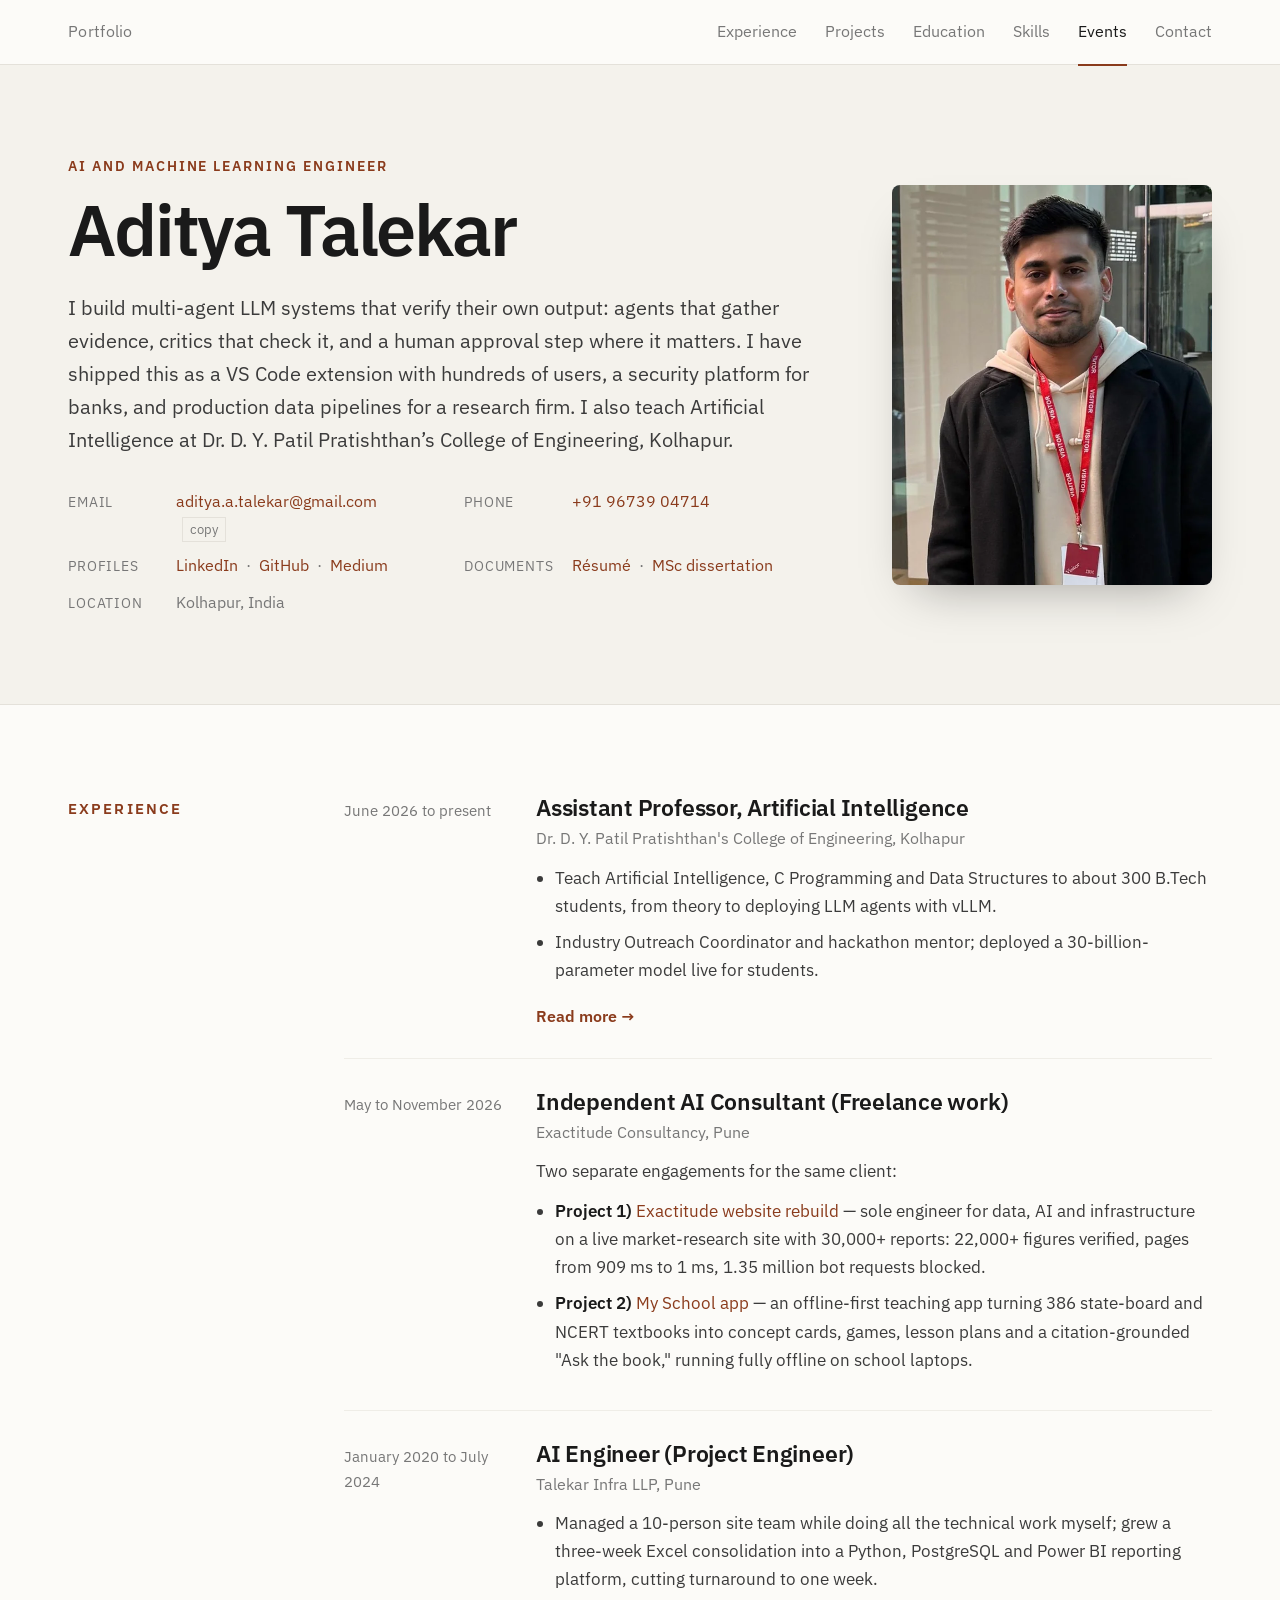
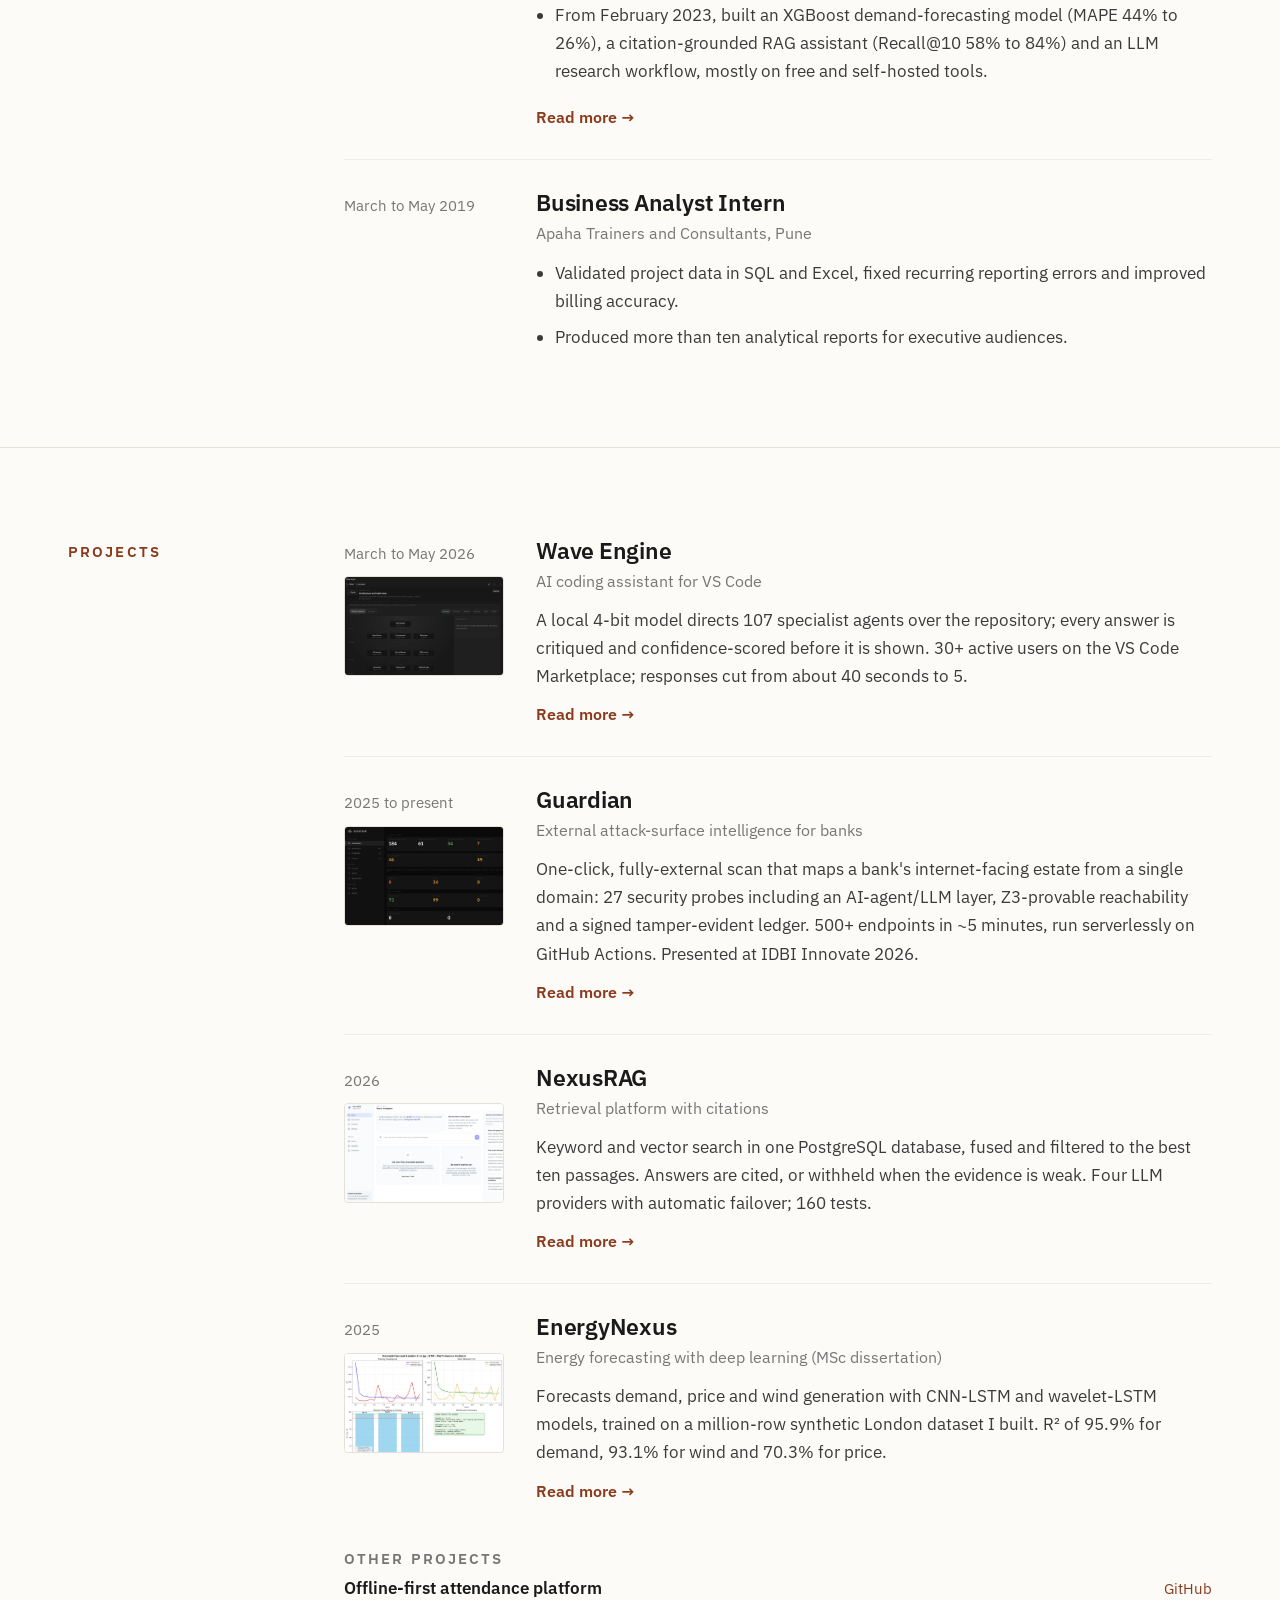
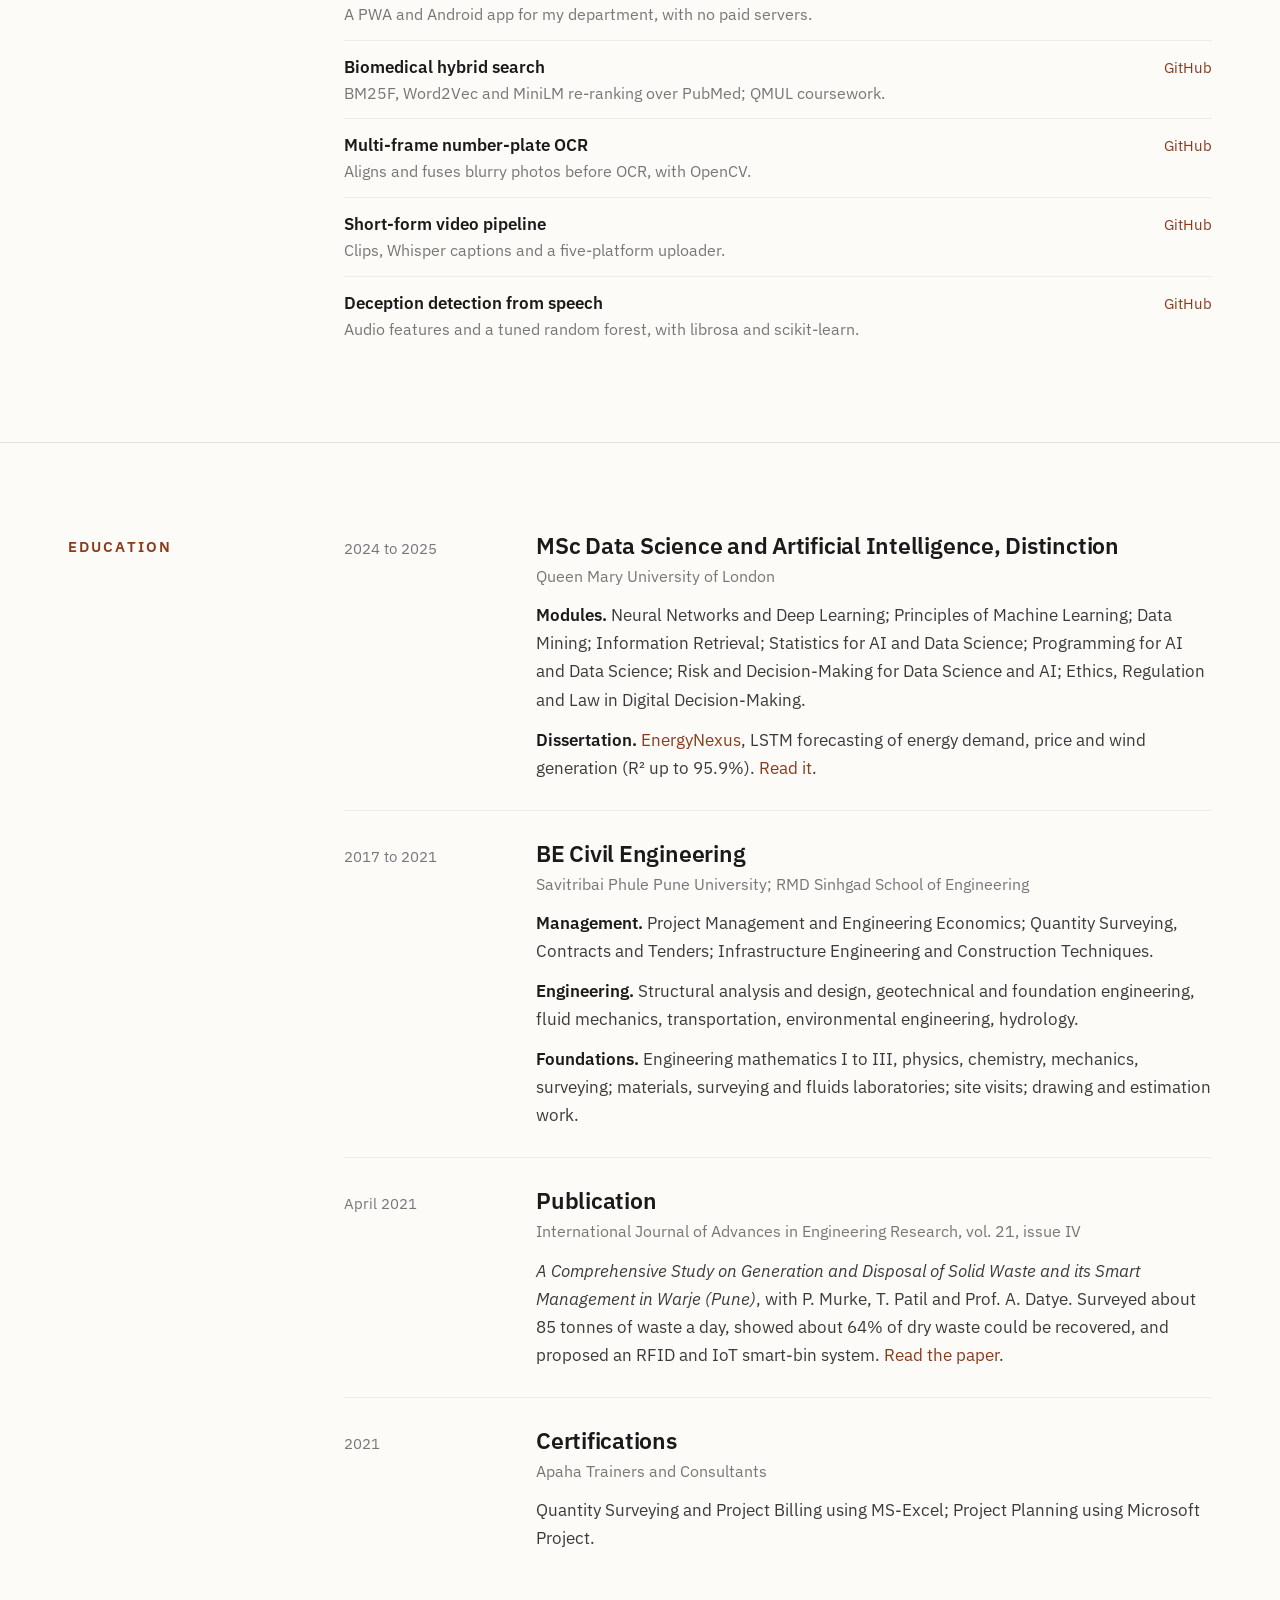
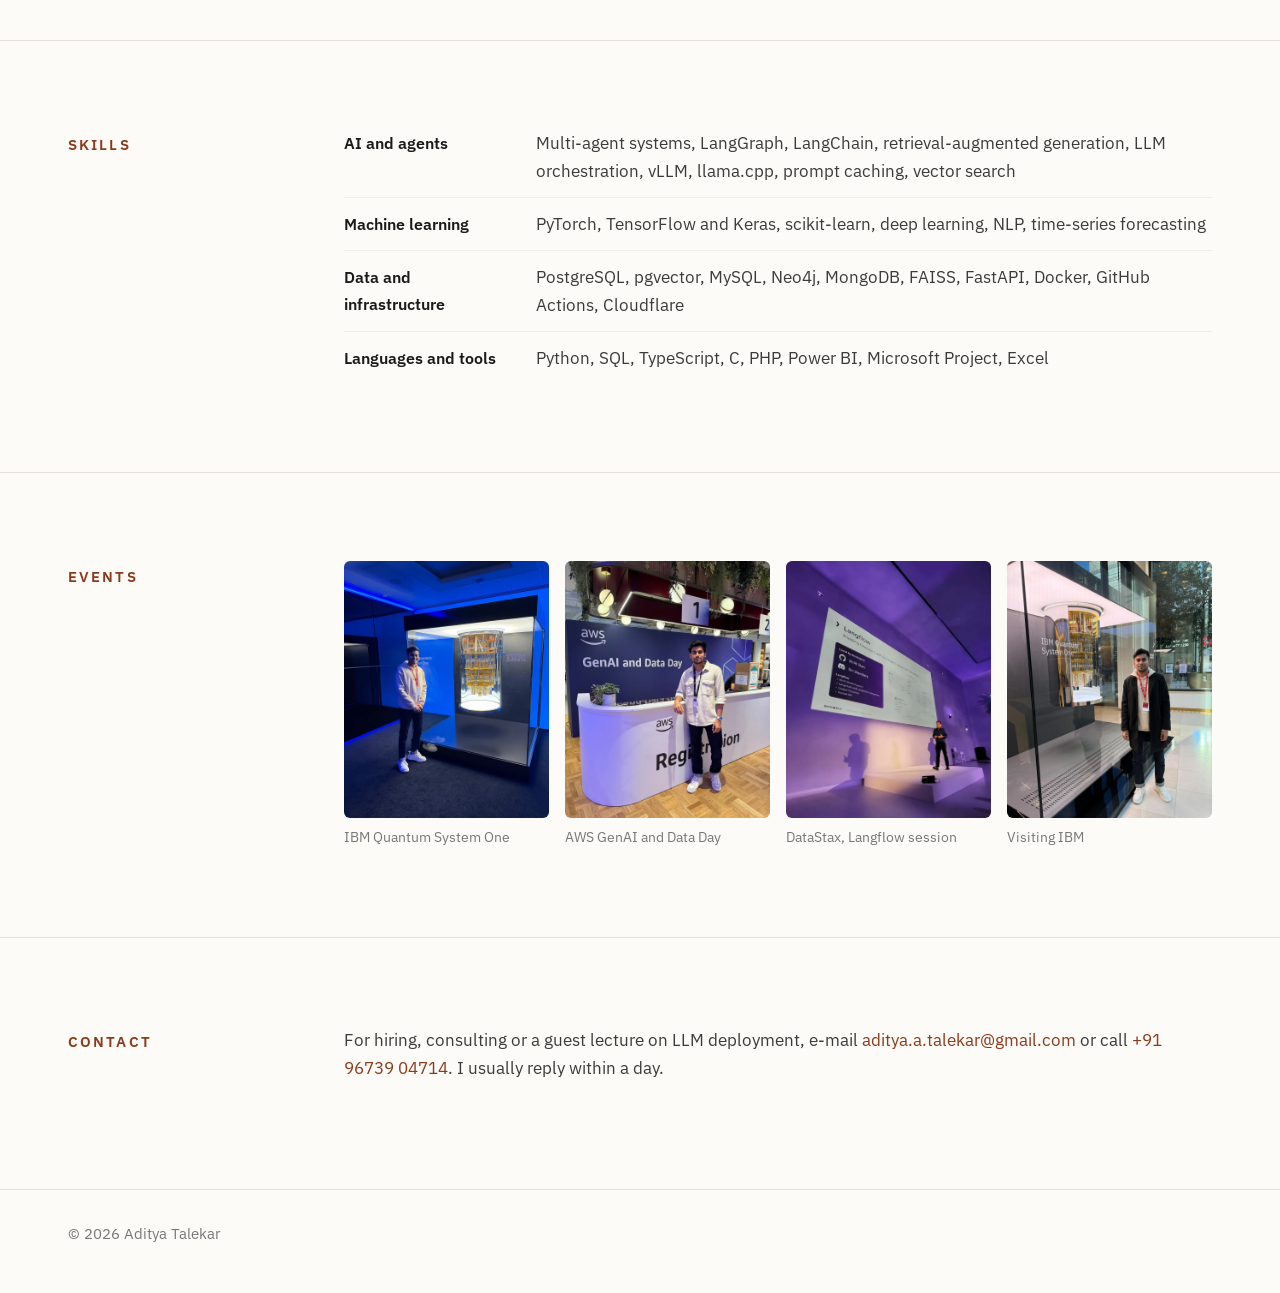
<file: index.html>
<!doctype html>
<html lang="en">
<head>
  <meta charset="utf-8">
  <meta name="viewport" content="width=device-width, initial-scale=1">
  <title>Aditya Talekar — AI and Machine Learning Engineer</title>
  <meta name="description" content="Aditya Talekar is an AI and machine learning engineer who builds multi-agent LLM systems that verify their own output. MSc Data Science and AI (Distinction), Queen Mary University of London.">
  <meta name="author" content="Aditya Talekar">
  <link rel="canonical" href="https://adityatalekar.github.io/AdityaTalekarPortfolio/">
  <meta property="og:type" content="website">
  <meta property="og:title" content="Aditya Talekar — AI and Machine Learning Engineer">
  <meta property="og:description" content="Aditya Talekar is an AI and machine learning engineer who builds multi-agent LLM systems that verify their own output. MSc Data Science and AI (Distinction), Queen Mary University of London.">
  <meta property="og:url" content="https://adityatalekar.github.io/AdityaTalekarPortfolio/">
  <meta property="og:image" content="https://adityatalekar.github.io/AdityaTalekarPortfolio/assets/img/og.png">
  <link rel="icon" href="assets/favicon.svg" type="image/svg+xml">
  <link rel="preconnect" href="https://fonts.googleapis.com"><link rel="preconnect" href="https://fonts.gstatic.com" crossorigin><link rel="stylesheet" href="https://fonts.googleapis.com/css2?family=IBM+Plex+Sans:ital,wght@0,400;0,500;0,600;1,400&display=swap">
  <link rel="stylesheet" href="assets/css/site.css?v=1791864038">
  <script type="application/ld+json">{"@context":"https://schema.org","@type":"Person","name":"Aditya Talekar","jobTitle":"AI and Machine Learning Engineer","url":"https://adityatalekar.github.io/AdityaTalekarPortfolio/","email":"mailto:aditya.a.talekar@gmail.com","telephone":"+91-96739-04714","alumniOf":["Queen Mary University of London","Savitribai Phule Pune University"],"sameAs":["https://www.linkedin.com/in/aditya-talekar-48731532a/","https://github.com/ADITYATALEKAR","https://medium.com/@aditya.a.talekar"]}</script>
</head>
<body data-base="">
<a class="skip" href="#main">Skip to content</a>
<header class="site-head"><div class="col"><a class="name" href="#top">Portfolio</a><nav aria-label="Site"><a href="#experience">Experience</a><a href="#projects">Projects</a><a href="#education">Education</a><a href="#skills">Skills</a><a href="#events">Events</a><a href="#contact">Contact</a></nav></div></header>
<main id="main">
  <section class="intro" id="top"><div class="col intro-grid">
    <div class="intro-text">
      <p class="eyebrow">AI and Machine Learning Engineer</p>
      <h1>Aditya Talekar</h1>
      <p class="lede">I build multi-agent LLM systems that verify their own output: agents that gather evidence, critics that check it, and a human approval step where it matters. I have shipped this as a VS Code extension with hundreds of users, a security platform for banks, and production data pipelines for a research firm. I also teach Artificial Intelligence at Dr. D. Y. Patil Pratishthan’s College of Engineering, Kolhapur.</p>
      <dl class="meta">
        <div><dt>Email</dt><dd><a href="mailto:aditya.a.talekar@gmail.com">aditya.a.talekar@gmail.com</a> <button data-copy-email>copy</button></dd></div>
        <div><dt>Phone</dt><dd><a href="tel:+919673904714">+91 96739 04714</a></dd></div>
        <div><dt>Profiles</dt><dd><a href="https://www.linkedin.com/in/aditya-talekar-48731532a/" target="_blank" rel="noopener">LinkedIn</a><a href="https://github.com/ADITYATALEKAR" target="_blank" rel="noopener">GitHub</a><a href="https://medium.com/@aditya.a.talekar" target="_blank" rel="noopener">Medium</a></dd></div>
        <div><dt>Documents</dt><dd><a href="#" data-doc="resume">Résumé</a><a href="#" data-doc="thesis">MSc dissertation</a></dd></div>
        <div><dt>Location</dt><dd>Kolhapur, India</dd></div>
      </dl>
    </div>
    <figure class="intro-photo"><img class="portrait" src="assets/img/aditya-headshot.webp" alt="Aditya Talekar" width="720" height="720"></figure>
  </div></section>

  <section class="section" id="experience"><div class="col"><h2>Experience</h2><div class="item"><div class="when">June 2026 to present</div><div><h3><a href="work/teaching.html">Assistant Professor, Artificial Intelligence</a></h3><div class="org">Dr. D. Y. Patil Pratishthan's College of Engineering, Kolhapur</div><ul><li>Teach Artificial Intelligence, C Programming and Data Structures to about 300 B.Tech students, from theory to deploying LLM agents with vLLM.</li><li>Industry Outreach Coordinator and hackathon mentor; deployed a 30-billion-parameter model live for students.</li></ul><a class="more" href="work/teaching.html">Read more →</a></div></div><div class="item"><div class="when">May to November 2026</div><div><h3>Independent AI Consultant (Freelance work)</h3><div class="org">Exactitude Consultancy, Pune</div><p>Two separate engagements for the same client:</p><ul><li><b>Project 1)</b> <a href="work/exactitude.html">Exactitude website rebuild</a> — sole engineer for data, AI and infrastructure on a live market-research site with 30,000+ reports: 22,000+ figures verified, pages from 909 ms to 1 ms, 1.35 million bot requests blocked.</li><li><b>Project 2)</b> <a href="work/my-school.html">My School app</a> — an offline-first teaching app turning 386 state-board and NCERT textbooks into concept cards, games, lesson plans and a citation-grounded "Ask the book," running fully offline on school laptops.</li></ul></div></div><div class="item"><div class="when">January 2020 to July 2024</div><div><h3><a href="work/talekar-infra.html">AI Engineer (Project Engineer)</a></h3><div class="org">Talekar Infra LLP, Pune</div><ul><li>Managed a 10-person site team while doing all the technical work myself; grew a three-week Excel consolidation into a Python, PostgreSQL and Power BI reporting platform, cutting turnaround to one week.</li><li>From February 2023, built an XGBoost demand-forecasting model (MAPE 44% to 26%), a citation-grounded RAG assistant (Recall@10 58% to 84%) and an LLM research workflow, mostly on free and self-hosted tools.</li></ul><a class="more" href="work/talekar-infra.html">Read more →</a></div></div><div class="item"><div class="when">March to May 2019</div><div><h3>Business Analyst Intern</h3><div class="org">Apaha Trainers and Consultants, Pune</div><ul><li>Validated project data in SQL and Excel, fixed recurring reporting errors and improved billing accuracy.</li><li>Produced more than ten analytical reports for executive audiences.</li></ul></div></div></div></section>
  <section class="section" id="projects"><div class="col"><h2>Projects</h2><div class="item"><div class="when">March to May 2026<img class="thumb" src="assets/img/wave-architecture.webp" alt="" loading="lazy"></div><div><h3><a href="work/wave-engine.html">Wave Engine</a></h3><div class="org">AI coding assistant for VS Code</div><p>A local 4-bit model directs 107 specialist agents over the repository; every answer is critiqued and confidence-scored before it is shown. 30+ active users on the VS Code Marketplace; responses cut from about 40 seconds to 5.</p><a class="more" href="work/wave-engine.html">Read more →</a></div></div><div class="item"><div class="when">2025 to present<img class="thumb" src="assets/img/guardian-dashboard.webp" alt="" loading="lazy"></div><div><h3><a href="work/guardian.html">Guardian</a></h3><div class="org">External attack-surface intelligence for banks</div><p>One-click, fully-external scan that maps a bank's internet-facing estate from a single domain: 27 security probes including an AI-agent/LLM layer, Z3-provable reachability and a signed tamper-evident ledger. 500+ endpoints in ~5 minutes, run serverlessly on GitHub Actions. Presented at IDBI Innovate 2026.</p><a class="more" href="work/guardian.html">Read more →</a></div></div><div class="item"><div class="when">2026<img class="thumb" src="assets/img/nexusrag-workspace.webp" alt="" loading="lazy"></div><div><h3><a href="work/nexusrag.html">NexusRAG</a></h3><div class="org">Retrieval platform with citations</div><p>Keyword and vector search in one PostgreSQL database, fused and filtered to the best ten passages. Answers are cited, or withheld when the evidence is weak. Four LLM providers with automatic failover; 160 tests.</p><a class="more" href="work/nexusrag.html">Read more →</a></div></div><div class="item"><div class="when">2025<img class="thumb" src="assets/img/energy-demand.webp" alt="" loading="lazy"></div><div><h3><a href="work/energynexus.html">EnergyNexus</a></h3><div class="org">Energy forecasting with deep learning (MSc dissertation)</div><p>Forecasts demand, price and wind generation with CNN-LSTM and wavelet-LSTM models, trained on a million-row synthetic London dataset I built. R² of 95.9% for demand, 93.1% for wind and 70.3% for price.</p><a class="more" href="work/energynexus.html">Read more →</a></div></div><h2 class="sub">Other projects</h2><ul class="plain-list"><li><div><b>Offline-first attendance platform</b><span>A PWA and Android app for my department, with no paid servers.</span></div><a class="gh" href="https://github.com/ADITYATALEKAR/attendance-platform" target="_blank" rel="noopener">GitHub</a></li><li><div><b>Biomedical hybrid search</b><span>BM25F, Word2Vec and MiniLM re-ranking over PubMed; QMUL coursework.</span></div><a class="gh" href="https://github.com/ADITYATALEKAR/Hybrid-Information-Retrieval" target="_blank" rel="noopener">GitHub</a></li><li><div><b>Multi-frame number-plate OCR</b><span>Aligns and fuses blurry photos before OCR, with OpenCV.</span></div><a class="gh" href="https://github.com/ADITYATALEKAR/plate-fusion-ocr-tool" target="_blank" rel="noopener">GitHub</a></li><li><div><b>Short-form video pipeline</b><span>Clips, Whisper captions and a five-platform uploader.</span></div><a class="gh" href="https://github.com/ADITYATALEKAR/AI-Video-Editor-and-Clipper-with-Auto-Captions" target="_blank" rel="noopener">GitHub</a></li><li><div><b>Deception detection from speech</b><span>Audio features and a tuned random forest, with librosa and scikit-learn.</span></div><a class="gh" href="https://github.com/ADITYATALEKAR/audio-deception-detection-ml" target="_blank" rel="noopener">GitHub</a></li></ul></div></section>
  <section class="section" id="education"><div class="col"><h2>Education</h2><div class="item"><div class="when">2024 to 2025</div><div><h3>MSc Data Science and Artificial Intelligence, Distinction</h3><div class="org">Queen Mary University of London</div><p><b>Modules.</b> Neural Networks and Deep Learning; Principles of Machine Learning; Data Mining; Information Retrieval; Statistics for AI and Data Science; Programming for AI and Data Science; Risk and Decision-Making for Data Science and AI; Ethics, Regulation and Law in Digital Decision-Making.</p><p><b>Dissertation.</b> <a href="work/energynexus.html">EnergyNexus</a>, LSTM forecasting of energy demand, price and wind generation (R² up to 95.9%). <a href="#" data-doc="thesis">Read it</a>.</p></div></div><div class="item"><div class="when">2017 to 2021</div><div><h3>BE Civil Engineering</h3><div class="org">Savitribai Phule Pune University; RMD Sinhgad School of Engineering</div><p><b>Management.</b> Project Management and Engineering Economics; Quantity Surveying, Contracts and Tenders; Infrastructure Engineering and Construction Techniques.</p><p><b>Engineering.</b> Structural analysis and design, geotechnical and foundation engineering, fluid mechanics, transportation, environmental engineering, hydrology.</p><p><b>Foundations.</b> Engineering mathematics I to III, physics, chemistry, mechanics, surveying; materials, surveying and fluids laboratories; site visits; drawing and estimation work.</p></div></div><div class="item"><div class="when">April 2021</div><div><h3>Publication</h3><div class="org">International Journal of Advances in Engineering Research, vol. 21, issue IV</div><p><i>A Comprehensive Study on Generation and Disposal of Solid Waste and its Smart Management in Warje (Pune)</i>, with P. Murke, T. Patil and Prof. A. Datye. Surveyed about 85 tonnes of waste a day, showed about 64% of dry waste could be recovered, and proposed an RFID and IoT smart-bin system. <a href="https://ijaer.com/admin/upload/07%20Pratik%20Murke%2001144.pdf" target="_blank" rel="noopener">Read the paper</a>.</p></div></div><div class="item"><div class="when">2021</div><div><h3>Certifications</h3><div class="org">Apaha Trainers and Consultants</div><p>Quantity Surveying and Project Billing using MS-Excel; Project Planning using Microsoft Project.</p></div></div></div></section>
  <section class="section" id="skills"><div class="col"><h2>Skills</h2><dl class="skills"><div><dt>AI and agents</dt><dd>Multi-agent systems, LangGraph, LangChain, retrieval-augmented generation, LLM orchestration, vLLM, llama.cpp, prompt caching, vector search</dd></div><div><dt>Machine learning</dt><dd>PyTorch, TensorFlow and Keras, scikit-learn, deep learning, NLP, time-series forecasting</dd></div><div><dt>Data and infrastructure</dt><dd>PostgreSQL, pgvector, MySQL, Neo4j, MongoDB, FAISS, FastAPI, Docker, GitHub Actions, Cloudflare</dd></div><div><dt>Languages and tools</dt><dd>Python, SQL, TypeScript, C, PHP, Power BI, Microsoft Project, Excel</dd></div></dl></div></section>
  <section class="section" id="events"><div class="col"><h2>Events</h2>
    <div class="events">
      <figure><img src="assets/img/event-ibm-quantum-2.webp" alt="Aditya beside IBM Quantum System One" width="960" height="1200" loading="lazy" data-zoom><figcaption>IBM Quantum System One</figcaption></figure>
      <figure><img src="assets/img/event-aws-genai.webp" alt="Aditya at AWS GenAI and Data Day" width="960" height="1200" loading="lazy" data-zoom><figcaption>AWS GenAI and Data Day</figcaption></figure>
      <figure><img src="assets/img/event-datastax.webp" alt="DataStax Langflow session" width="900" height="1125" loading="lazy" data-zoom><figcaption>DataStax, Langflow session</figcaption></figure>
      <figure><img src="assets/img/event-ibm-quantum.webp" alt="Aditya at IBM" width="960" height="1200" loading="lazy" data-zoom><figcaption>Visiting IBM</figcaption></figure>
    </div>
  </div></section>
  <section class="section" id="contact"><div class="col"><h2>Contact</h2>
    <p>For hiring, consulting or a guest lecture on LLM deployment, e-mail <a href="mailto:aditya.a.talekar@gmail.com">aditya.a.talekar@gmail.com</a> or call <a href="tel:+919673904714">+91 96739 04714</a>. I usually reply within a day.</p>
  </div></section>
</main>
<footer class="site-foot"><div class="col">© 2026 Aditya Talekar</div></footer>
<script src="assets/js/site.js?v=1791864038" defer></script>
</body>
</html>
</file>
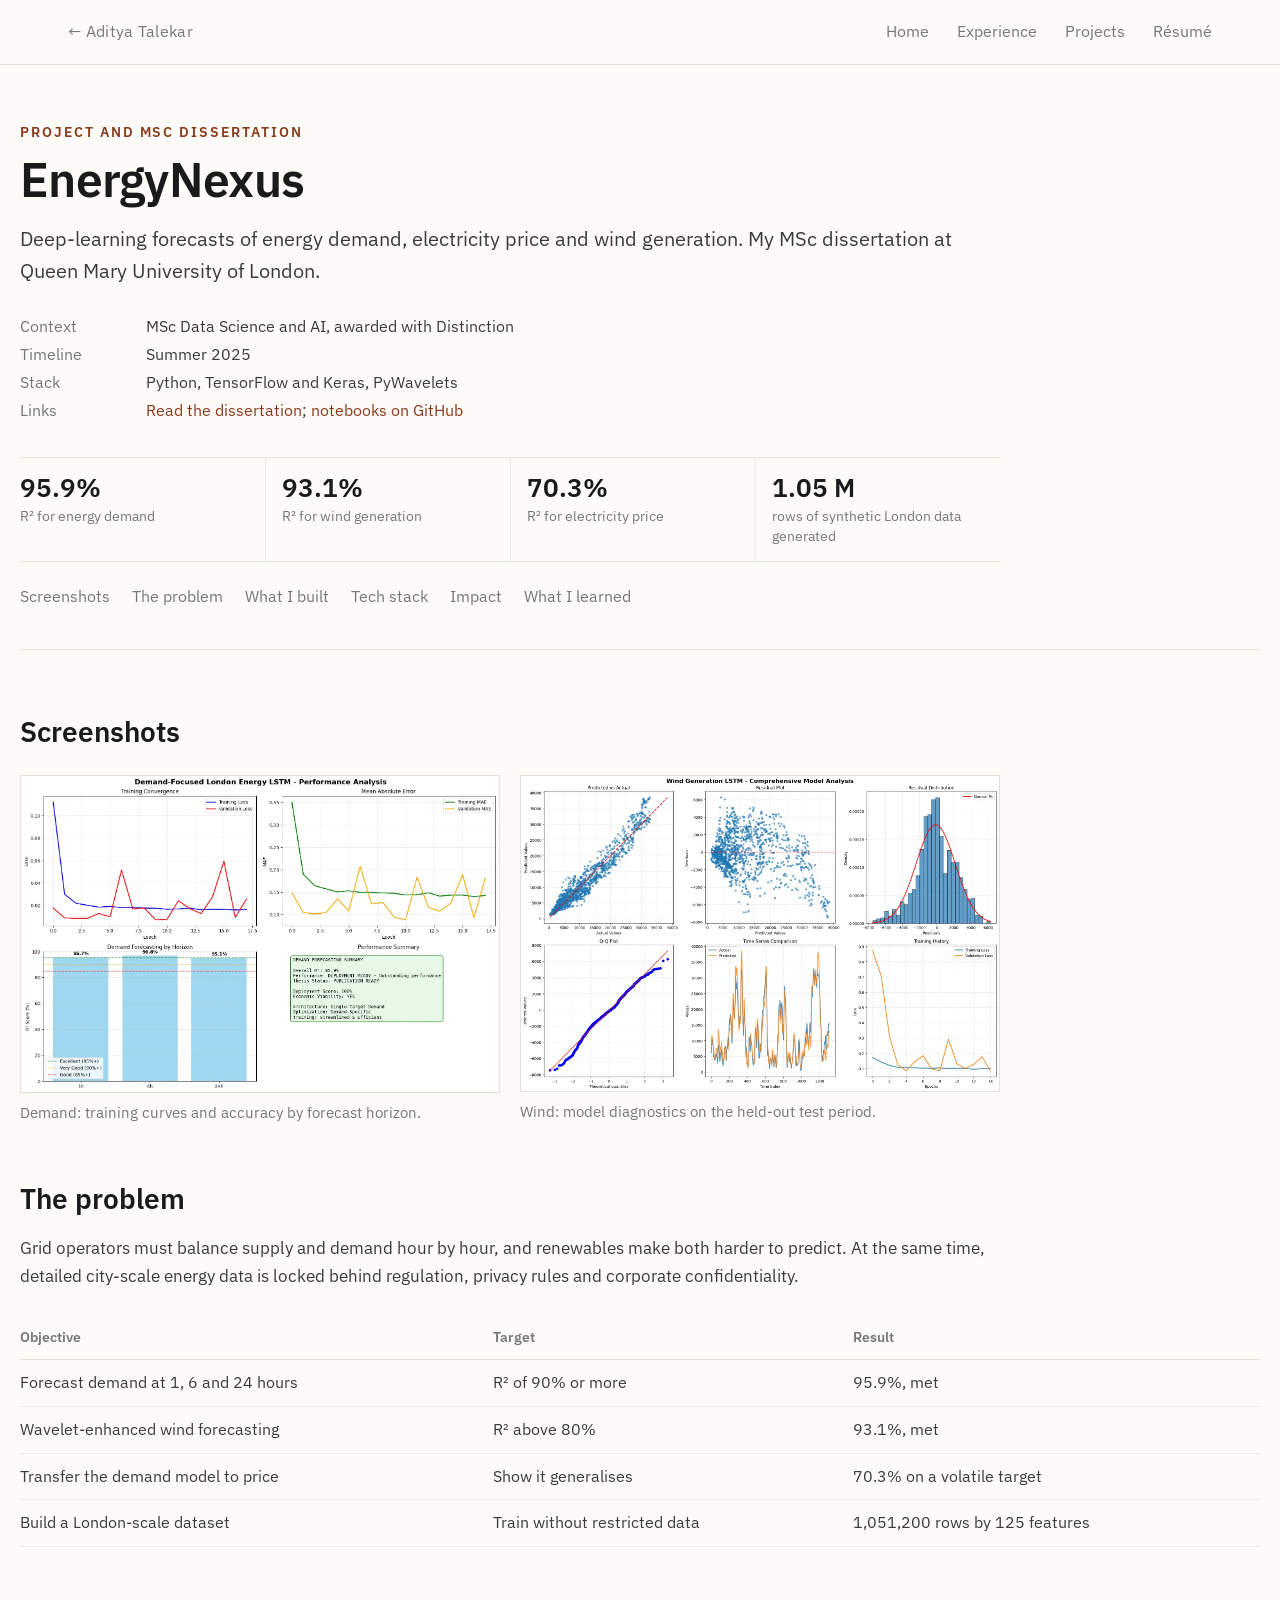
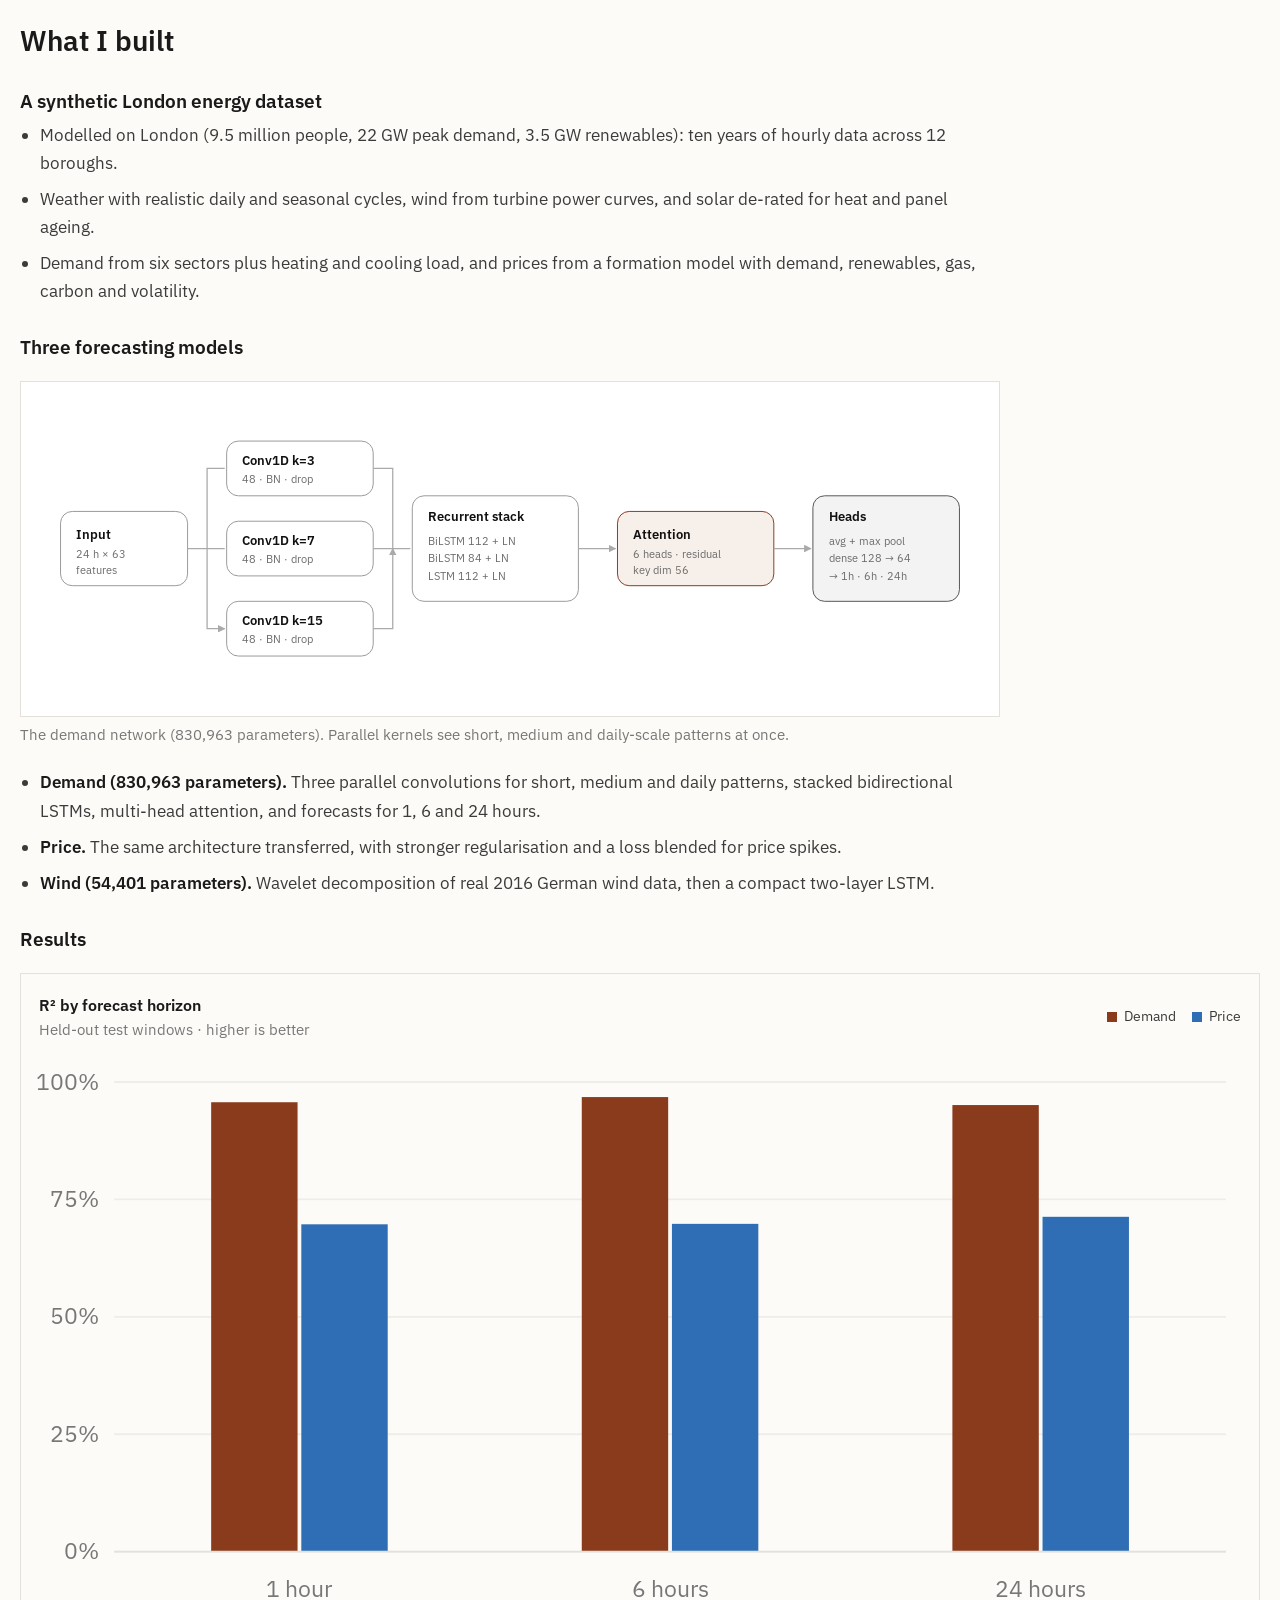
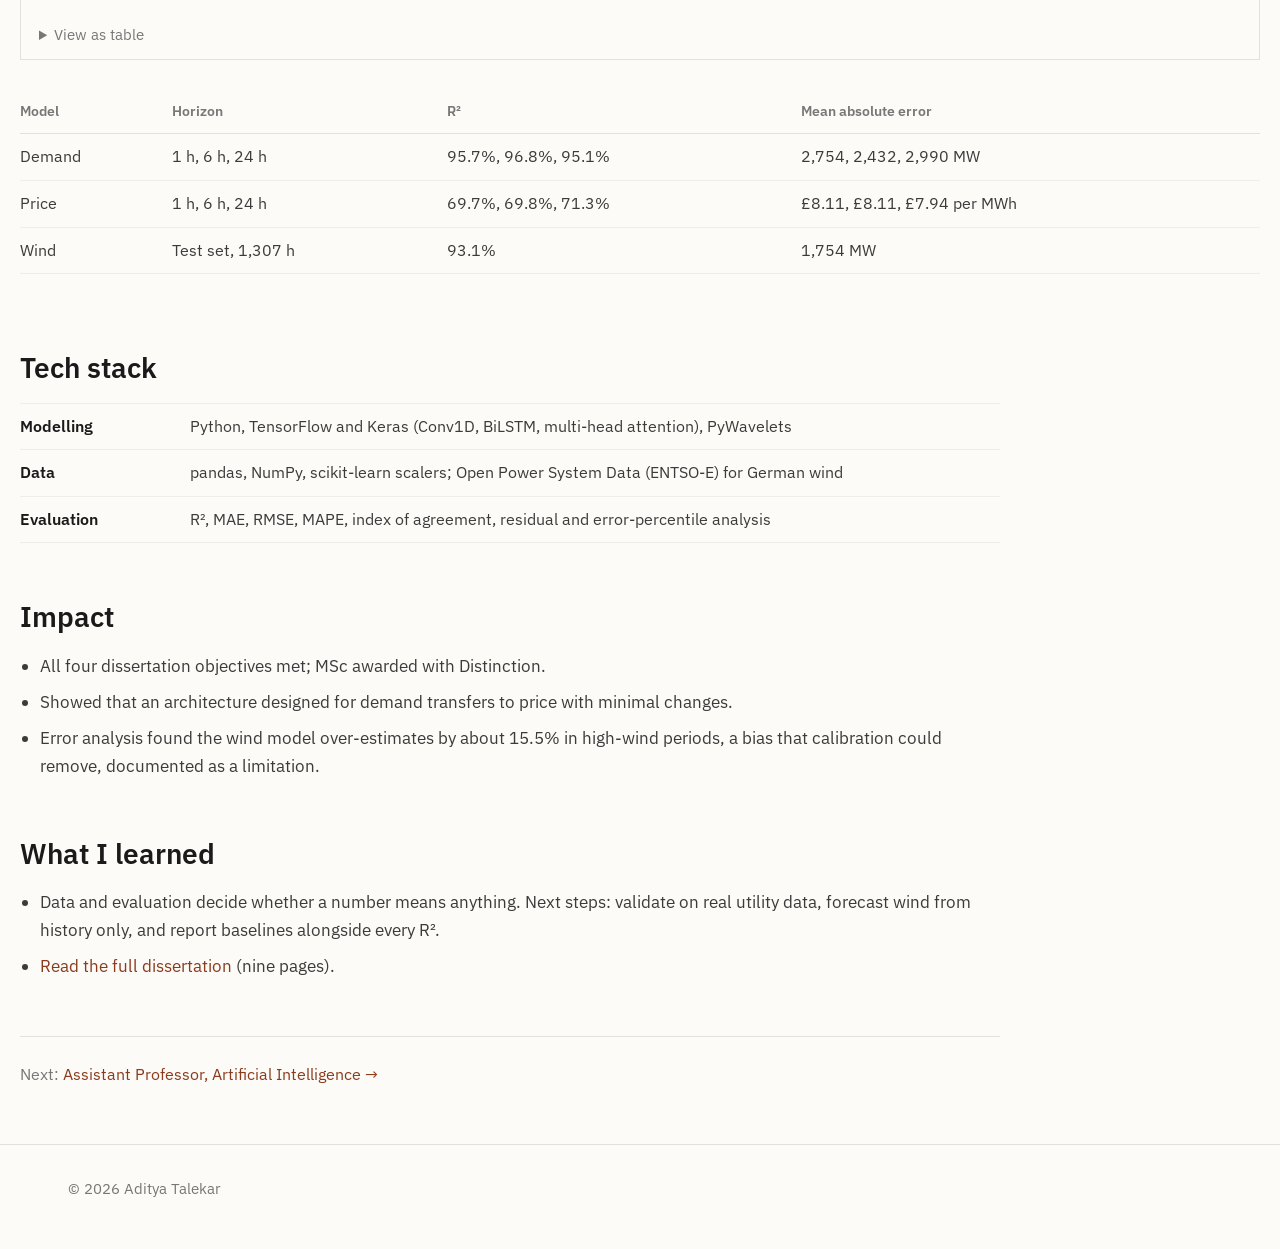
<file: work/energynexus.html>
<!doctype html>
<html lang="en">
<head>
  <meta charset="utf-8">
  <meta name="viewport" content="width=device-width, initial-scale=1">
  <title>EnergyNexus — Aditya Talekar</title>
  <meta name="description" content="Deep-learning forecasts of energy demand, electricity price and wind generation. My MSc dissertation at Queen Mary University of London.">
  <meta name="author" content="Aditya Talekar">
  <link rel="canonical" href="https://adityatalekar.github.io/AdityaTalekarPortfolio/work/energynexus.html">
  <meta property="og:type" content="website">
  <meta property="og:title" content="EnergyNexus — Aditya Talekar">
  <meta property="og:description" content="Deep-learning forecasts of energy demand, electricity price and wind generation. My MSc dissertation at Queen Mary University of London.">
  <meta property="og:url" content="https://adityatalekar.github.io/AdityaTalekarPortfolio/work/energynexus.html">
  <meta property="og:image" content="https://adityatalekar.github.io/AdityaTalekarPortfolio/assets/img/og.png">
  <link rel="icon" href="../assets/favicon.svg" type="image/svg+xml">
  <link rel="preconnect" href="https://fonts.googleapis.com"><link rel="preconnect" href="https://fonts.gstatic.com" crossorigin><link rel="stylesheet" href="https://fonts.googleapis.com/css2?family=IBM+Plex+Sans:ital,wght@0,400;0,500;0,600;1,400&display=swap">
  <link rel="stylesheet" href="../assets/css/site.css?v=1791864038">
</head>
<body data-base="../">
<a class="skip" href="#main">Skip to content</a>
<header class="site-head"><div class="col"><a class="name" href="../index.html">← Aditya Talekar</a><nav aria-label="Site"><a href="../index.html">Home</a><a href="../index.html#experience">Experience</a><a href="../index.html#projects">Projects</a><a href="#" data-doc="resume">Résumé</a></nav></div></header>
<main id="main">
  <div class="col page-head">
    <div class="kind">Project and MSc dissertation</div>
    <h1>EnergyNexus</h1>
    <p class="sub">Deep-learning forecasts of energy demand, electricity price and wind generation. My MSc dissertation at Queen Mary University of London.</p>
    <dl class="facts"><div><dt>Context</dt><dd>MSc Data Science and AI, awarded with Distinction</dd></div><div><dt>Timeline</dt><dd>Summer 2025</dd></div><div><dt>Stack</dt><dd>Python, TensorFlow and Keras, PyWavelets</dd></div><div><dt>Links</dt><dd><a href="#" data-doc="thesis">Read the dissertation</a>; <a href="https://github.com/ADITYATALEKAR/EnergyNexusu" target="_blank" rel="noopener">notebooks on GitHub</a></dd></div></dl>
    <div class="results"><div><b>95.9%</b><span>R² for energy demand</span></div><div><b>93.1%</b><span>R² for wind generation</span></div><div><b>70.3%</b><span>R² for electricity price</span></div><div><b>1.05 M</b><span>rows of synthetic London data generated</span></div></div>
    <ul class="toc" aria-label="On this page"><li><a href="#screens">Screenshots</a></li><li><a href="#the-problem">The problem</a></li><li><a href="#what-i-built">What I built</a></li><li><a href="#tech-stack">Tech stack</a></li><li><a href="#impact">Impact</a></li><li><a href="#what-i-learned">What I learned</a></li></ul>
  </div>
  <article class="col body">
    <h2 id="screens">Screenshots</h2><div class="figure-grid"><figure class="figure"><img src="../assets/img/energy-demand.webp" alt="Demand model results" width="1487" height="985" loading="lazy" data-zoom><figcaption>Demand: training curves and accuracy by forecast horizon.</figcaption></figure><figure class="figure"><img src="../assets/img/energy-wind-diagnostics.webp" alt="Wind model diagnostics" width="1790" height="1180" loading="lazy" data-zoom><figcaption>Wind: model diagnostics on the held-out test period.</figcaption></figure></div><h2 id="the-problem">The problem</h2><p>Grid operators must balance supply and demand hour by hour, and renewables make both harder to predict. At the same time, detailed city-scale energy data is locked behind regulation, privacy rules and corporate confidentiality.</p><div class="scroll-x"><table class="data"><thead><tr><th>Objective</th><th>Target</th><th>Result</th></tr></thead><tbody><tr><td>Forecast demand at 1, 6 and 24 hours</td><td>R² of 90% or more</td><td>95.9%, met</td></tr><tr><td>Wavelet-enhanced wind forecasting</td><td>R² above 80%</td><td>93.1%, met</td></tr><tr><td>Transfer the demand model to price</td><td>Show it generalises</td><td>70.3% on a volatile target</td></tr><tr><td>Build a London-scale dataset</td><td>Train without restricted data</td><td>1,051,200 rows by 125 features</td></tr></tbody></table></div><h2 id="what-i-built">What I built</h2><h3>A synthetic London energy dataset</h3><ul><li>Modelled on London (9.5 million people, 22 GW peak demand, 3.5 GW renewables): ten years of hourly data across 12 boroughs.</li><li>Weather with realistic daily and seasonal cycles, wind from turbine power curves, and solar de-rated for heat and panel ageing.</li><li>Demand from six sectors plus heating and cooling load, and prices from a formation model with demand, renewables, gas, carbon and volatility.</li></ul><h3>Three forecasting models</h3><div class="diagram-wrap" role="img" aria-label="Demand model architecture: 24-hour input with 63 features, three parallel 1D convolutions with kernel sizes 3, 7 and 15, concatenated into bidirectional LSTM 112, bidirectional LSTM 84, LSTM 112, six-head attention with residual, then pooled and dense layers to three horizon outputs.">
            <svg viewBox="0 0 960 300" xmlns="http://www.w3.org/2000/svg">
              <defs><marker id="ena" viewBox="0 0 10 10" refX="9" refY="5" markerWidth="6" markerHeight="6" orient="auto"><path d="M0 0 10 5 0 10z" class="d-arrow"/></marker></defs>
              <rect x="20" y="112" width="130" height="76" rx="12" class="d-box"/><text x="36" y="140" class="d-title">Input</text><text x="36" y="160" class="d-text">24 h × 63</text><text x="36" y="176" class="d-text">features</text>
              <rect x="190" y="40" width="150" height="56" rx="12" class="d-box"/><text x="206" y="64" class="d-title">Conv1D k=3</text><text x="206" y="83" class="d-text">48 · BN · drop</text>
              <rect x="190" y="122" width="150" height="56" rx="12" class="d-box"/><text x="206" y="146" class="d-title">Conv1D k=7</text><text x="206" y="165" class="d-text">48 · BN · drop</text>
              <rect x="190" y="204" width="150" height="56" rx="12" class="d-box"/><text x="206" y="228" class="d-title">Conv1D k=15</text><text x="206" y="247" class="d-text">48 · BN · drop</text>
              <path d="M150 150H170V68H188M170 150H188M170 150V232H188" class="d-edge" marker-end="url(#ena)"/>
              <rect x="380" y="96" width="170" height="108" rx="12" class="d-box"/><text x="396" y="122" class="d-title">Recurrent stack</text><text x="396" y="146" class="d-text">BiLSTM 112 + LN</text><text x="396" y="164" class="d-text">BiLSTM 84 + LN</text><text x="396" y="182" class="d-text">LSTM 112 + LN</text>
              <path d="M340 68H360V150H378M340 150H378M340 232H360V150" class="d-edge" marker-end="url(#ena)"/>
              <rect x="590" y="112" width="160" height="76" rx="12" class="d-box-accent"/><text x="606" y="140" class="d-title">Attention</text><text x="606" y="160" class="d-text">6 heads · residual</text><text x="606" y="176" class="d-text">key dim 56</text>
              <path d="M550 150h38" class="d-edge" marker-end="url(#ena)"/>
              <rect x="790" y="96" width="150" height="108" rx="12" class="d-box-signal"/><text x="806" y="122" class="d-title">Heads</text><text x="806" y="146" class="d-text">avg + max pool</text><text x="806" y="164" class="d-text">dense 128 → 64</text><text x="806" y="182" class="d-text">→ 1h · 6h · 24h</text>
              <path d="M750 150h38" class="d-edge" marker-end="url(#ena)"/>
            </svg>
          </div>
<p class="diagram-cap">The demand network (830,963 parameters). Parallel kernels see short, medium and daily-scale patterns at once.</p><ul><li><b>Demand (830,963 parameters).</b> Three parallel convolutions for short, medium and daily patterns, stacked bidirectional LSTMs, multi-head attention, and forecasts for 1, 6 and 24 hours.</li><li><b>Price.</b> The same architecture transferred, with stronger regularisation and a loss blended for price spikes.</li><li><b>Wind (54,401 parameters).</b> Wavelet decomposition of real 2016 German wind data, then a compact two-layer LSTM.</li></ul><h3>Results</h3><figure class="chart" data-chart='{"title":"R² by forecast horizon","subtitle":"Held-out test windows · higher is better","xLabel":"Horizon","unit":"%","max":100,"categories":["1 hour","6 hours","24 hours"],"series":[{"name":"Demand","values":[95.7,96.8,95.1]},{"name":"Price","values":[69.7,69.8,71.3]}]}'>
            <noscript><p>Demand R²: 95.7% (1h), 96.8% (6h), 95.1% (24h). Price R²: 69.7%, 69.8%, 71.3%.</p></noscript>
          </figure><div class="scroll-x"><table class="data"><thead><tr><th>Model</th><th>Horizon</th><th>R²</th><th>Mean absolute error</th></tr></thead><tbody><tr><td>Demand</td><td>1 h, 6 h, 24 h</td><td>95.7%, 96.8%, 95.1%</td><td>2,754, 2,432, 2,990 MW</td></tr><tr><td>Price</td><td>1 h, 6 h, 24 h</td><td>69.7%, 69.8%, 71.3%</td><td>£8.11, £8.11, £7.94 per MWh</td></tr><tr><td>Wind</td><td>Test set, 1,307 h</td><td>93.1%</td><td>1,754 MW</td></tr></tbody></table></div><h2 id="tech-stack">Tech stack</h2><table><tbody><tr><th>Modelling</th><td>Python, TensorFlow and Keras (Conv1D, BiLSTM, multi-head attention), PyWavelets</td></tr><tr><th>Data</th><td>pandas, NumPy, scikit-learn scalers; Open Power System Data (ENTSO-E) for German wind</td></tr><tr><th>Evaluation</th><td>R², MAE, RMSE, MAPE, index of agreement, residual and error-percentile analysis</td></tr></tbody></table><h2 id="impact">Impact</h2><ul><li>All four dissertation objectives met; MSc awarded with Distinction.</li><li>Showed that an architecture designed for demand transfers to price with minimal changes.</li><li>Error analysis found the wind model over-estimates by about 15.5% in high-wind periods, a bias that calibration could remove, documented as a limitation.</li></ul><h2 id="what-i-learned">What I learned</h2><ul><li>Data and evaluation decide whether a number means anything. Next steps: validate on real utility data, forecast wind from history only, and report baselines alongside every R².</li><li><a href="#" data-doc="thesis">Read the full dissertation</a> (nine pages).</li></ul>
    <a class="next" href="teaching.html"><span>Next:</span> Assistant Professor, Artificial Intelligence →</a>
  </article>
</main>
<footer class="site-foot"><div class="col">© 2026 Aditya Talekar</div></footer>
<script src="../assets/js/site.js?v=1791864038" defer></script>
</body>
</html>
</file>
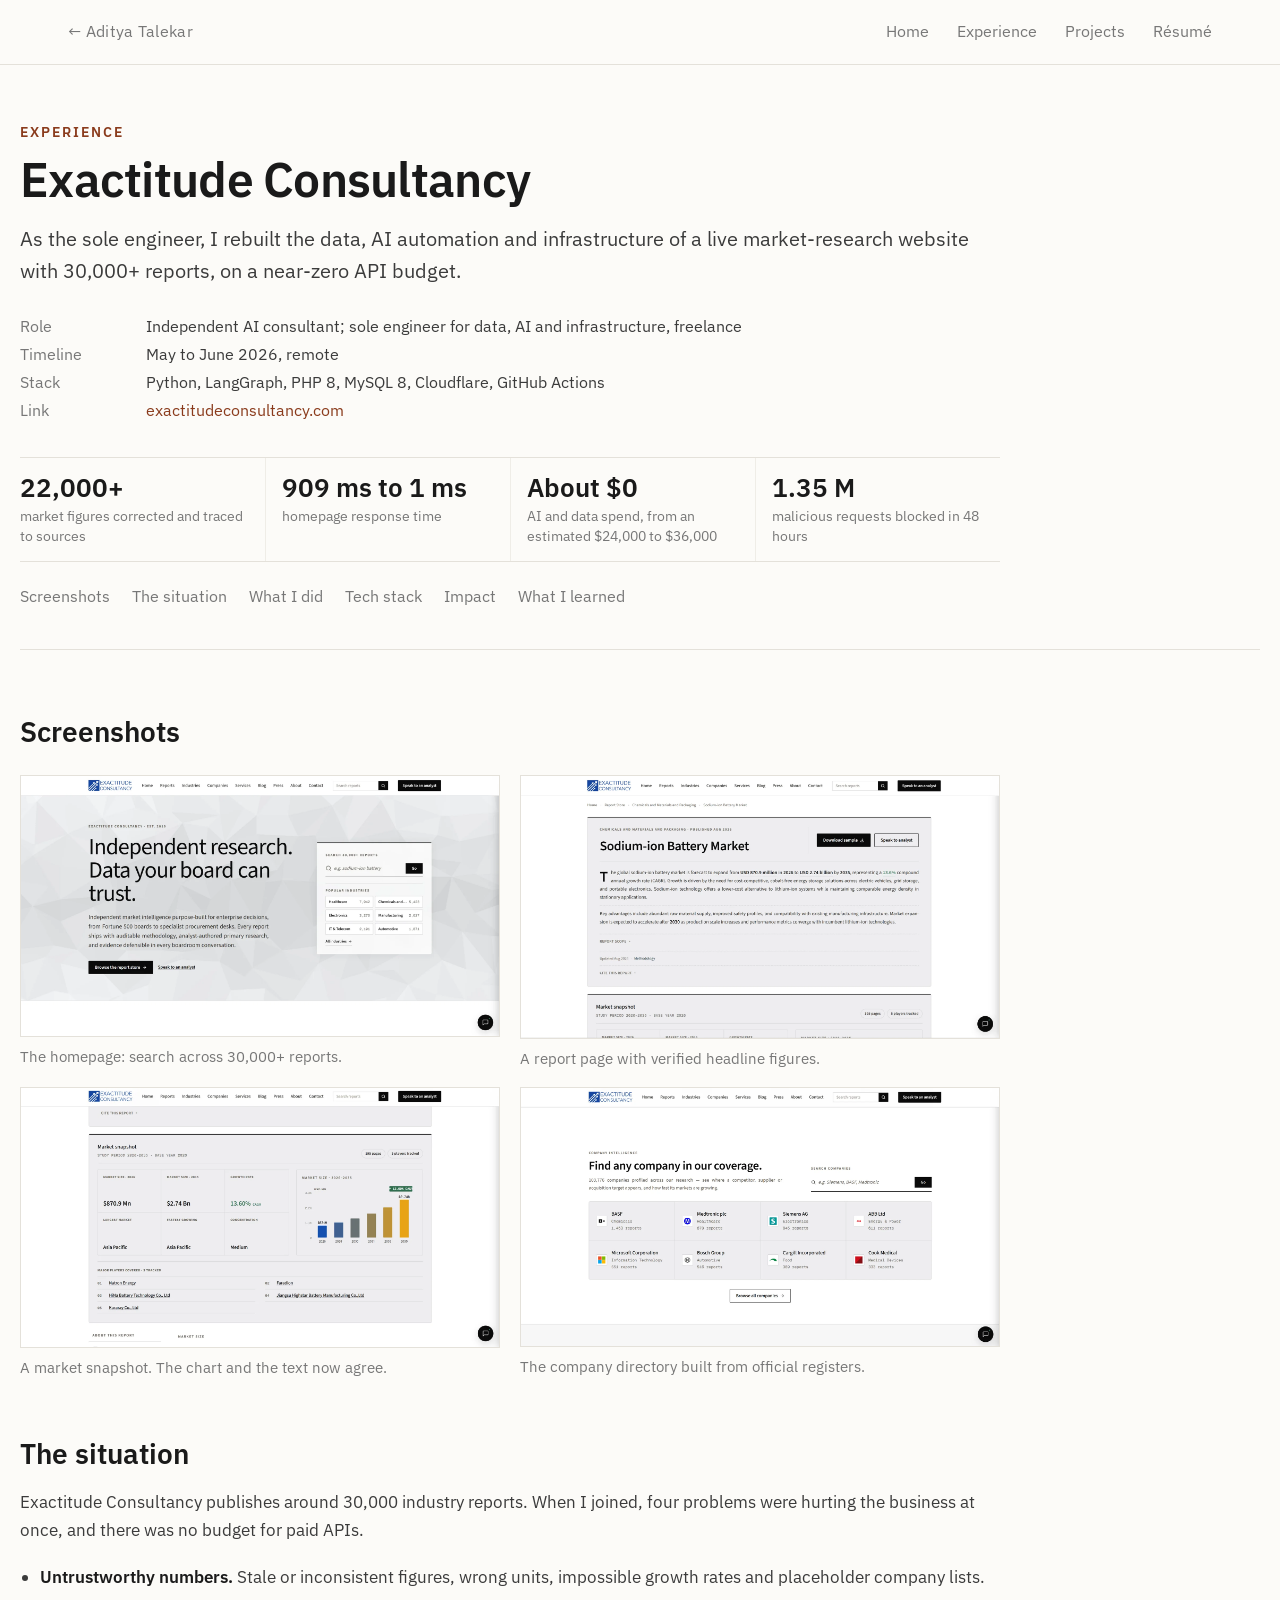
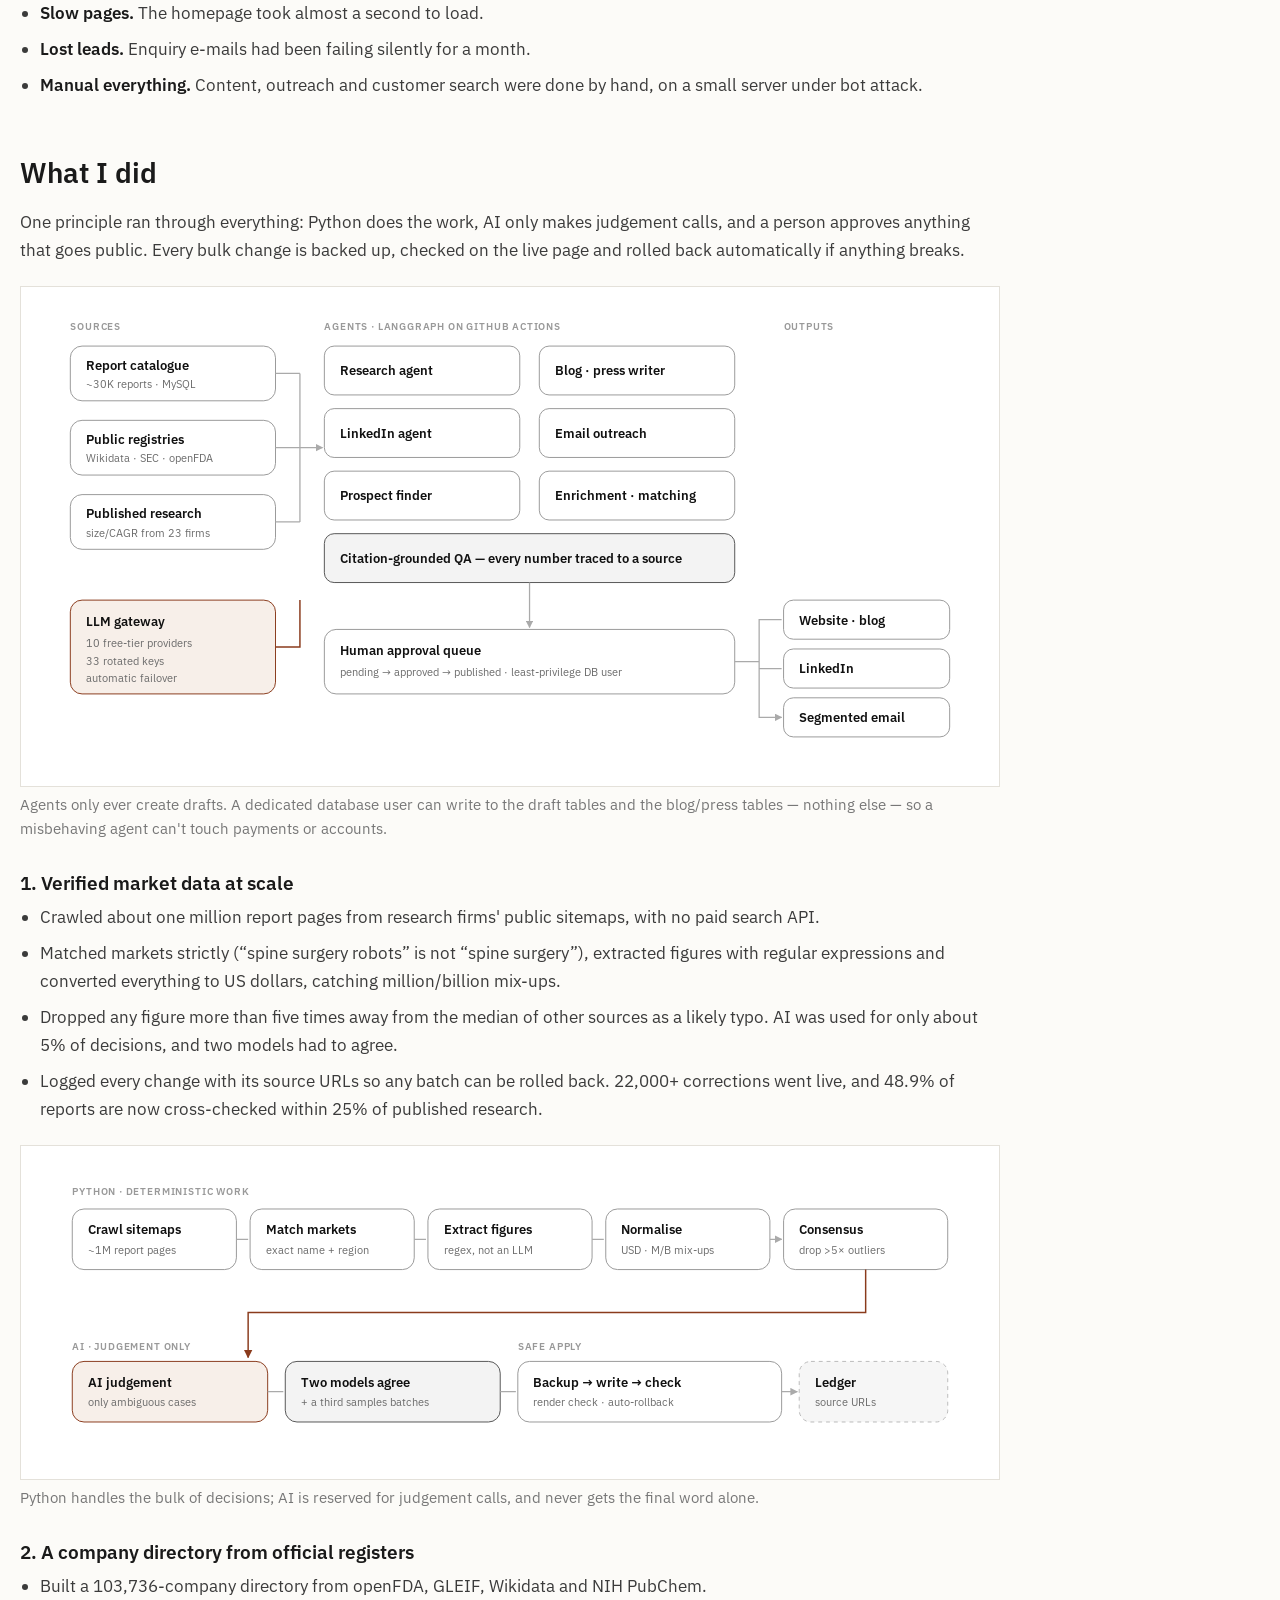
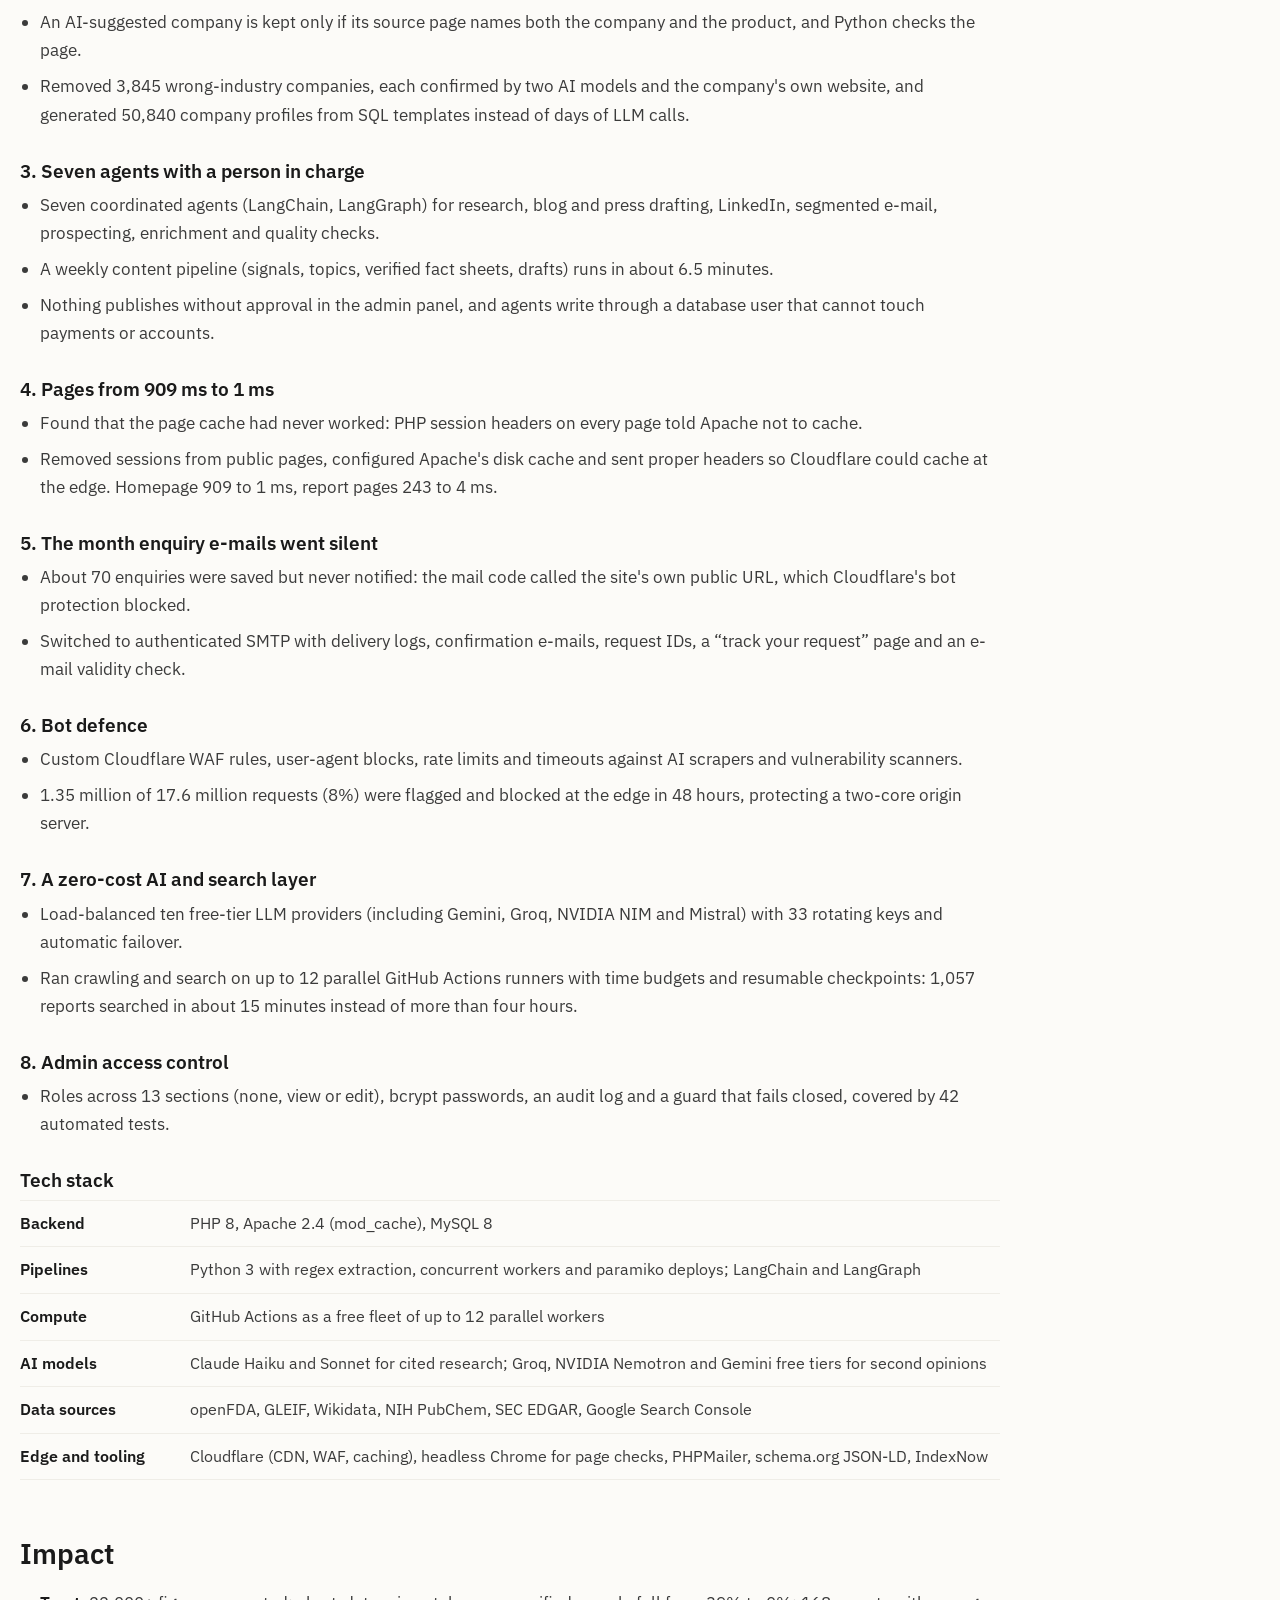
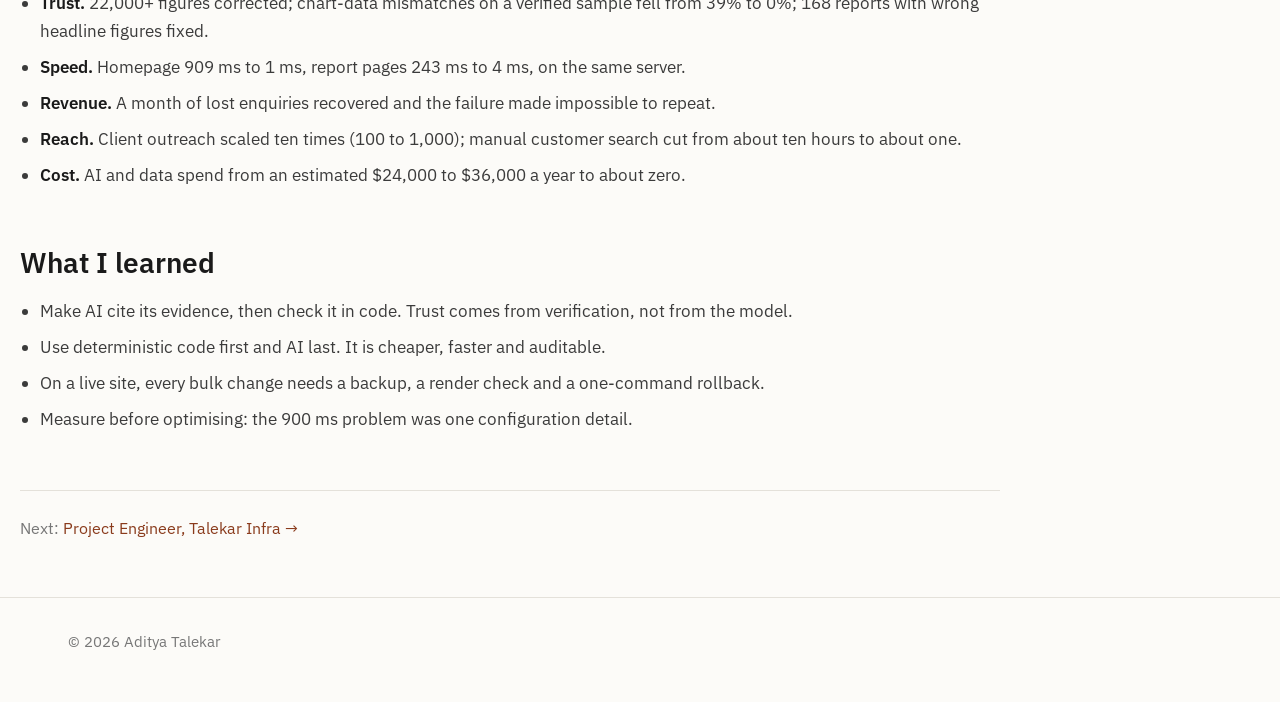
<file: work/exactitude.html>
<!doctype html>
<html lang="en">
<head>
  <meta charset="utf-8">
  <meta name="viewport" content="width=device-width, initial-scale=1">
  <title>Exactitude Consultancy — Aditya Talekar</title>
  <meta name="description" content="As the sole engineer, I rebuilt the data, AI automation and infrastructure of a live market-research website with 30,000+ reports, on a near-zero API budget.">
  <meta name="author" content="Aditya Talekar">
  <link rel="canonical" href="https://adityatalekar.github.io/AdityaTalekarPortfolio/work/exactitude.html">
  <meta property="og:type" content="website">
  <meta property="og:title" content="Exactitude Consultancy — Aditya Talekar">
  <meta property="og:description" content="As the sole engineer, I rebuilt the data, AI automation and infrastructure of a live market-research website with 30,000+ reports, on a near-zero API budget.">
  <meta property="og:url" content="https://adityatalekar.github.io/AdityaTalekarPortfolio/work/exactitude.html">
  <meta property="og:image" content="https://adityatalekar.github.io/AdityaTalekarPortfolio/assets/img/og.png">
  <link rel="icon" href="../assets/favicon.svg" type="image/svg+xml">
  <link rel="preconnect" href="https://fonts.googleapis.com"><link rel="preconnect" href="https://fonts.gstatic.com" crossorigin><link rel="stylesheet" href="https://fonts.googleapis.com/css2?family=IBM+Plex+Sans:ital,wght@0,400;0,500;0,600;1,400&display=swap">
  <link rel="stylesheet" href="../assets/css/site.css?v=1791864038">
</head>
<body data-base="../">
<a class="skip" href="#main">Skip to content</a>
<header class="site-head"><div class="col"><a class="name" href="../index.html">← Aditya Talekar</a><nav aria-label="Site"><a href="../index.html">Home</a><a href="../index.html#experience">Experience</a><a href="../index.html#projects">Projects</a><a href="#" data-doc="resume">Résumé</a></nav></div></header>
<main id="main">
  <div class="col page-head">
    <div class="kind">Experience</div>
    <h1>Exactitude Consultancy</h1>
    <p class="sub">As the sole engineer, I rebuilt the data, AI automation and infrastructure of a live market-research website with 30,000+ reports, on a near-zero API budget.</p>
    <dl class="facts"><div><dt>Role</dt><dd>Independent AI consultant; sole engineer for data, AI and infrastructure, freelance</dd></div><div><dt>Timeline</dt><dd>May to June 2026, remote</dd></div><div><dt>Stack</dt><dd>Python, LangGraph, PHP 8, MySQL 8, Cloudflare, GitHub Actions</dd></div><div><dt>Link</dt><dd><a href="https://exactitudeconsultancy.com/" target="_blank" rel="noopener">exactitudeconsultancy.com</a></dd></div></dl>
    <div class="results"><div><b>22,000+</b><span>market figures corrected and traced to sources</span></div><div><b>909 ms to 1 ms</b><span>homepage response time</span></div><div><b>About $0</b><span>AI and data spend, from an estimated $24,000 to $36,000</span></div><div><b>1.35 M</b><span>malicious requests blocked in 48 hours</span></div></div>
    <ul class="toc" aria-label="On this page"><li><a href="#screens">Screenshots</a></li><li><a href="#the-situation">The situation</a></li><li><a href="#what-i-did">What I did</a></li><li><a href="#tech-stack">Tech stack</a></li><li><a href="#impact">Impact</a></li><li><a href="#what-i-learned">What I learned</a></li></ul>
  </div>
  <article class="col body">
    <h2 id="screens">Screenshots</h2><div class="figure-grid"><figure class="figure"><img src="../assets/img/exa-home.webp" alt="Homepage" width="1800" height="982" loading="lazy" data-zoom><figcaption>The homepage: search across 30,000+ reports.</figcaption></figure><figure class="figure"><img src="../assets/img/exa-report.webp" alt="Report page" width="1800" height="987" loading="lazy" data-zoom><figcaption>A report page with verified headline figures.</figcaption></figure><figure class="figure"><img src="../assets/img/exa-snapshot.webp" alt="Market snapshot" width="1800" height="977" loading="lazy" data-zoom><figcaption>A market snapshot. The chart and the text now agree.</figcaption></figure><figure class="figure"><img src="../assets/img/exa-companies.webp" alt="Company directory" width="1800" height="973" loading="lazy" data-zoom><figcaption>The company directory built from official registers.</figcaption></figure></div><h2 id="the-situation">The situation</h2><p>Exactitude Consultancy publishes around 30,000 industry reports. When I joined, four problems were hurting the business at once, and there was no budget for paid APIs.</p><ul><li><b>Untrustworthy numbers.</b> Stale or inconsistent figures, wrong units, impossible growth rates and placeholder company lists.</li><li><b>Slow pages.</b> The homepage took almost a second to load.</li><li><b>Lost leads.</b> Enquiry e-mails had been failing silently for a month.</li><li><b>Manual everything.</b> Content, outreach and customer search were done by hand, on a small server under bot attack.</li></ul><h2 id="what-i-did">What I did</h2><p>One principle ran through everything: Python does the work, AI only makes judgement calls, and a person approves anything that goes public. Every bulk change is backed up, checked on the live page and rolled back automatically if anything breaks.</p><div class="diagram-wrap" role="img" aria-label="Architecture: report catalogue and public registries feed a LangGraph agent layer through an LLM gateway with ten providers, thirty-three rotated keys and automatic failover, running on GitHub Actions. Agents cover research, blog and press, LinkedIn, email outreach, citation-grounded QA and enrichment and matching. Drafts go to a human approval queue, then to the website, LinkedIn and email.">
            <svg viewBox="0 0 960 470" xmlns="http://www.w3.org/2000/svg">
              <defs>
                <marker id="ea" viewBox="0 0 10 10" refX="9" refY="5" markerWidth="6" markerHeight="6" orient="auto"><path d="M0 0 10 5 0 10z" class="d-arrow"/></marker>
                <marker id="eaa" viewBox="0 0 10 10" refX="9" refY="5" markerWidth="6" markerHeight="6" orient="auto"><path d="M0 0 10 5 0 10z" class="d-arrow-accent"/></marker>
              </defs>
              <text x="30" y="24" class="d-label">sources</text>
              <text x="290" y="24" class="d-label">agents · langgraph on github actions</text>
              <text x="760" y="24" class="d-label">outputs</text>
              <rect x="30" y="40" width="210" height="56" rx="12" class="d-box"/><text x="46" y="64" class="d-title">Report catalogue</text><text x="46" y="83" class="d-text">~30K reports · MySQL</text>
              <rect x="30" y="116" width="210" height="56" rx="12" class="d-box"/><text x="46" y="140" class="d-title">Public registries</text><text x="46" y="159" class="d-text">Wikidata · SEC · openFDA</text>
              <rect x="30" y="192" width="210" height="56" rx="12" class="d-box"/><text x="46" y="216" class="d-title">Published research</text><text x="46" y="235" class="d-text">size/CAGR from 23 firms</text>
              <rect x="30" y="300" width="210" height="96" rx="12" class="d-box-accent"/><text x="46" y="326" class="d-title">LLM gateway</text><text x="46" y="348" class="d-text">10 free-tier providers</text><text x="46" y="366" class="d-text">33 rotated keys</text><text x="46" y="384" class="d-text">automatic failover</text>
              <path d="M240 68H265M240 144H265M240 220H265" class="d-edge"/>
              <path d="M265 68V220M265 144H288" class="d-edge" marker-end="url(#ea)"/>
              <path d="M240 348H265V300" class="d-edge-accent d-flow"/>

              <rect x="290" y="40" width="200" height="50" rx="10" class="d-box"/><text x="306" y="70" class="d-title">Research agent</text>
              <rect x="510" y="40" width="200" height="50" rx="10" class="d-box"/><text x="526" y="70" class="d-title">Blog · press writer</text>
              <rect x="290" y="104" width="200" height="50" rx="10" class="d-box"/><text x="306" y="134" class="d-title">LinkedIn agent</text>
              <rect x="510" y="104" width="200" height="50" rx="10" class="d-box"/><text x="526" y="134" class="d-title">Email outreach</text>
              <rect x="290" y="168" width="200" height="50" rx="10" class="d-box"/><text x="306" y="198" class="d-title">Prospect finder</text>
              <rect x="510" y="168" width="200" height="50" rx="10" class="d-box"/><text x="526" y="198" class="d-title">Enrichment · matching</text>
              <rect x="290" y="232" width="420" height="50" rx="10" class="d-box-signal"/><text x="306" y="262" class="d-title">Citation-grounded QA — every number traced to a source</text>

              <rect x="290" y="330" width="420" height="66" rx="12" class="d-box"/><text x="306" y="356" class="d-title">Human approval queue</text><text x="306" y="378" class="d-text">pending → approved → published · least-privilege DB user</text>
              <path d="M500 282v46" class="d-edge" marker-end="url(#ea)"/>

              <rect x="760" y="300" width="170" height="40" rx="10" class="d-box"/><text x="776" y="325" class="d-title">Website · blog</text>
              <rect x="760" y="350" width="170" height="40" rx="10" class="d-box"/><text x="776" y="375" class="d-title">LinkedIn</text>
              <rect x="760" y="400" width="170" height="40" rx="10" class="d-box"/><text x="776" y="425" class="d-title">Segmented email</text>
              <path d="M710 363H735V320H758M735 370H758M735 363V420H758" class="d-edge" marker-end="url(#ea)"/>
            </svg>
          </div>
<p class="diagram-cap">Agents only ever create drafts. A dedicated database user can write to the draft tables and the blog/press tables — nothing else — so a misbehaving agent can't touch payments or accounts.</p><h3>1. Verified market data at scale</h3><ul><li>Crawled about one million report pages from research firms' public sitemaps, with no paid search API.</li><li>Matched markets strictly (“spine surgery robots” is not “spine surgery”), extracted figures with regular expressions and converted everything to US dollars, catching million/billion mix-ups.</li><li>Dropped any figure more than five times away from the median of other sources as a likely typo. AI was used for only about 5% of decisions, and two models had to agree.</li><li>Logged every change with its source URLs so any batch can be rolled back. 22,000+ corrections went live, and 48.9% of reports are now cross-checked within 25% of published research.</li></ul><div class="diagram-wrap" role="img" aria-label="Pipeline: Python crawls about one million report pages from research-firm sitemaps, matches them to reports by exact market and region, extracts figures with regular expressions, normalises them to US dollars and computes a consensus. AI handles only ambiguous judgement calls; two models must agree and a third checks random samples. Python then applies changes safely with backup, write, render check and automatic rollback, recording every change in a ledger with source URLs.">
            <svg viewBox="0 0 960 300" xmlns="http://www.w3.org/2000/svg">
              <defs>
                <marker id="xa" viewBox="0 0 10 10" refX="9" refY="5" markerWidth="6" markerHeight="6" orient="auto"><path d="M0 0 10 5 0 10z" class="d-arrow"/></marker>
                <marker id="xaa" viewBox="0 0 10 10" refX="9" refY="5" markerWidth="6" markerHeight="6" orient="auto"><path d="M0 0 10 5 0 10z" class="d-arrow-accent"/></marker>
              </defs>
              <text x="32" y="30" class="d-label">python · deterministic work</text>
              <rect x="32" y="44" width="168" height="62" rx="12" class="d-box"/><text x="48" y="70" class="d-title">Crawl sitemaps</text><text x="48" y="90" class="d-text">~1M report pages</text>
              <rect x="214" y="44" width="168" height="62" rx="12" class="d-box"/><text x="230" y="70" class="d-title">Match markets</text><text x="230" y="90" class="d-text">exact name + region</text>
              <rect x="396" y="44" width="168" height="62" rx="12" class="d-box"/><text x="412" y="70" class="d-title">Extract figures</text><text x="412" y="90" class="d-text">regex, not an LLM</text>
              <rect x="578" y="44" width="168" height="62" rx="12" class="d-box"/><text x="594" y="70" class="d-title">Normalise</text><text x="594" y="90" class="d-text">USD · M/B mix-ups</text>
              <rect x="760" y="44" width="168" height="62" rx="12" class="d-box"/><text x="776" y="70" class="d-title">Consensus</text><text x="776" y="90" class="d-text">drop &gt;5× outliers</text>
              <path d="M200 75h12M382 75h12M564 75h12M746 75h12" class="d-edge" marker-end="url(#xa)"/>
              <path d="M844 106V150H212V196" class="d-edge-accent d-flow" marker-end="url(#xaa)"/>
              <text x="32" y="188" class="d-label">ai · judgement only</text>
              <text x="488" y="188" class="d-label">safe apply</text>
              <rect x="32" y="200" width="200" height="62" rx="12" class="d-box-accent"/><text x="48" y="226" class="d-title">AI judgement</text><text x="48" y="246" class="d-text">only ambiguous cases</text>
              <rect x="250" y="200" width="220" height="62" rx="12" class="d-box-signal"/><text x="266" y="226" class="d-title">Two models agree</text><text x="266" y="246" class="d-text">+ a third samples batches</text>
              <rect x="488" y="200" width="270" height="62" rx="12" class="d-box"/><text x="504" y="226" class="d-title">Backup → write → check</text><text x="504" y="246" class="d-text">render check · auto-rollback</text>
              <rect x="776" y="200" width="152" height="62" rx="12" class="d-box-sunk"/><text x="792" y="226" class="d-title">Ledger</text><text x="792" y="246" class="d-text">source URLs</text>
              <path d="M232 231h16M470 231h16M758 231h16" class="d-edge" marker-end="url(#xa)"/>
            </svg>
          </div>
<p class="diagram-cap">Python handles the bulk of decisions; AI is reserved for judgement calls, and never gets the final word alone.</p><h3>2. A company directory from official registers</h3><ul><li>Built a 103,736-company directory from openFDA, GLEIF, Wikidata and NIH PubChem.</li><li>An AI-suggested company is kept only if its source page names both the company and the product, and Python checks the page.</li><li>Removed 3,845 wrong-industry companies, each confirmed by two AI models and the company's own website, and generated 50,840 company profiles from SQL templates instead of days of LLM calls.</li></ul><h3>3. Seven agents with a person in charge</h3><ul><li>Seven coordinated agents (LangChain, LangGraph) for research, blog and press drafting, LinkedIn, segmented e-mail, prospecting, enrichment and quality checks.</li><li>A weekly content pipeline (signals, topics, verified fact sheets, drafts) runs in about 6.5 minutes.</li><li>Nothing publishes without approval in the admin panel, and agents write through a database user that cannot touch payments or accounts.</li></ul><h3>4. Pages from 909 ms to 1 ms</h3><ul><li>Found that the page cache had never worked: PHP session headers on every page told Apache not to cache.</li><li>Removed sessions from public pages, configured Apache's disk cache and sent proper headers so Cloudflare could cache at the edge. Homepage 909 to 1 ms, report pages 243 to 4 ms.</li></ul><h3>5. The month enquiry e-mails went silent</h3><ul><li>About 70 enquiries were saved but never notified: the mail code called the site's own public URL, which Cloudflare's bot protection blocked.</li><li>Switched to authenticated SMTP with delivery logs, confirmation e-mails, request IDs, a “track your request” page and an e-mail validity check.</li></ul><h3>6. Bot defence</h3><ul><li>Custom Cloudflare WAF rules, user-agent blocks, rate limits and timeouts against AI scrapers and vulnerability scanners.</li><li>1.35 million of 17.6 million requests (8%) were flagged and blocked at the edge in 48 hours, protecting a two-core origin server.</li></ul><h3>7. A zero-cost AI and search layer</h3><ul><li>Load-balanced ten free-tier LLM providers (including Gemini, Groq, NVIDIA NIM and Mistral) with 33 rotating keys and automatic failover.</li><li>Ran crawling and search on up to 12 parallel GitHub Actions runners with time budgets and resumable checkpoints: 1,057 reports searched in about 15 minutes instead of more than four hours.</li></ul><h3>8. Admin access control</h3><ul><li>Roles across 13 sections (none, view or edit), bcrypt passwords, an audit log and a guard that fails closed, covered by 42 automated tests.</li></ul><h3 id="tech-stack">Tech stack</h3><table><tbody><tr><th>Backend</th><td>PHP 8, Apache 2.4 (mod_cache), MySQL 8</td></tr><tr><th>Pipelines</th><td>Python 3 with regex extraction, concurrent workers and paramiko deploys; LangChain and LangGraph</td></tr><tr><th>Compute</th><td>GitHub Actions as a free fleet of up to 12 parallel workers</td></tr><tr><th>AI models</th><td>Claude Haiku and Sonnet for cited research; Groq, NVIDIA Nemotron and Gemini free tiers for second opinions</td></tr><tr><th>Data sources</th><td>openFDA, GLEIF, Wikidata, NIH PubChem, SEC EDGAR, Google Search Console</td></tr><tr><th>Edge and tooling</th><td>Cloudflare (CDN, WAF, caching), headless Chrome for page checks, PHPMailer, schema.org JSON-LD, IndexNow</td></tr></tbody></table><h2 id="impact">Impact</h2><ul><li><b>Trust.</b> 22,000+ figures corrected; chart-data mismatches on a verified sample fell from 39% to 0%; 168 reports with wrong headline figures fixed.</li><li><b>Speed.</b> Homepage 909 ms to 1 ms, report pages 243 ms to 4 ms, on the same server.</li><li><b>Revenue.</b> A month of lost enquiries recovered and the failure made impossible to repeat.</li><li><b>Reach.</b> Client outreach scaled ten times (100 to 1,000); manual customer search cut from about ten hours to about one.</li><li><b>Cost.</b> AI and data spend from an estimated $24,000 to $36,000 a year to about zero.</li></ul><h2 id="what-i-learned">What I learned</h2><ul><li>Make AI cite its evidence, then check it in code. Trust comes from verification, not from the model.</li><li>Use deterministic code first and AI last. It is cheaper, faster and auditable.</li><li>On a live site, every bulk change needs a backup, a render check and a one-command rollback.</li><li>Measure before optimising: the 900 ms problem was one configuration detail.</li></ul>
    <a class="next" href="talekar-infra.html"><span>Next:</span> Project Engineer, Talekar Infra →</a>
  </article>
</main>
<footer class="site-foot"><div class="col">© 2026 Aditya Talekar</div></footer>
<script src="../assets/js/site.js?v=1791864038" defer></script>
</body>
</html>
</file>
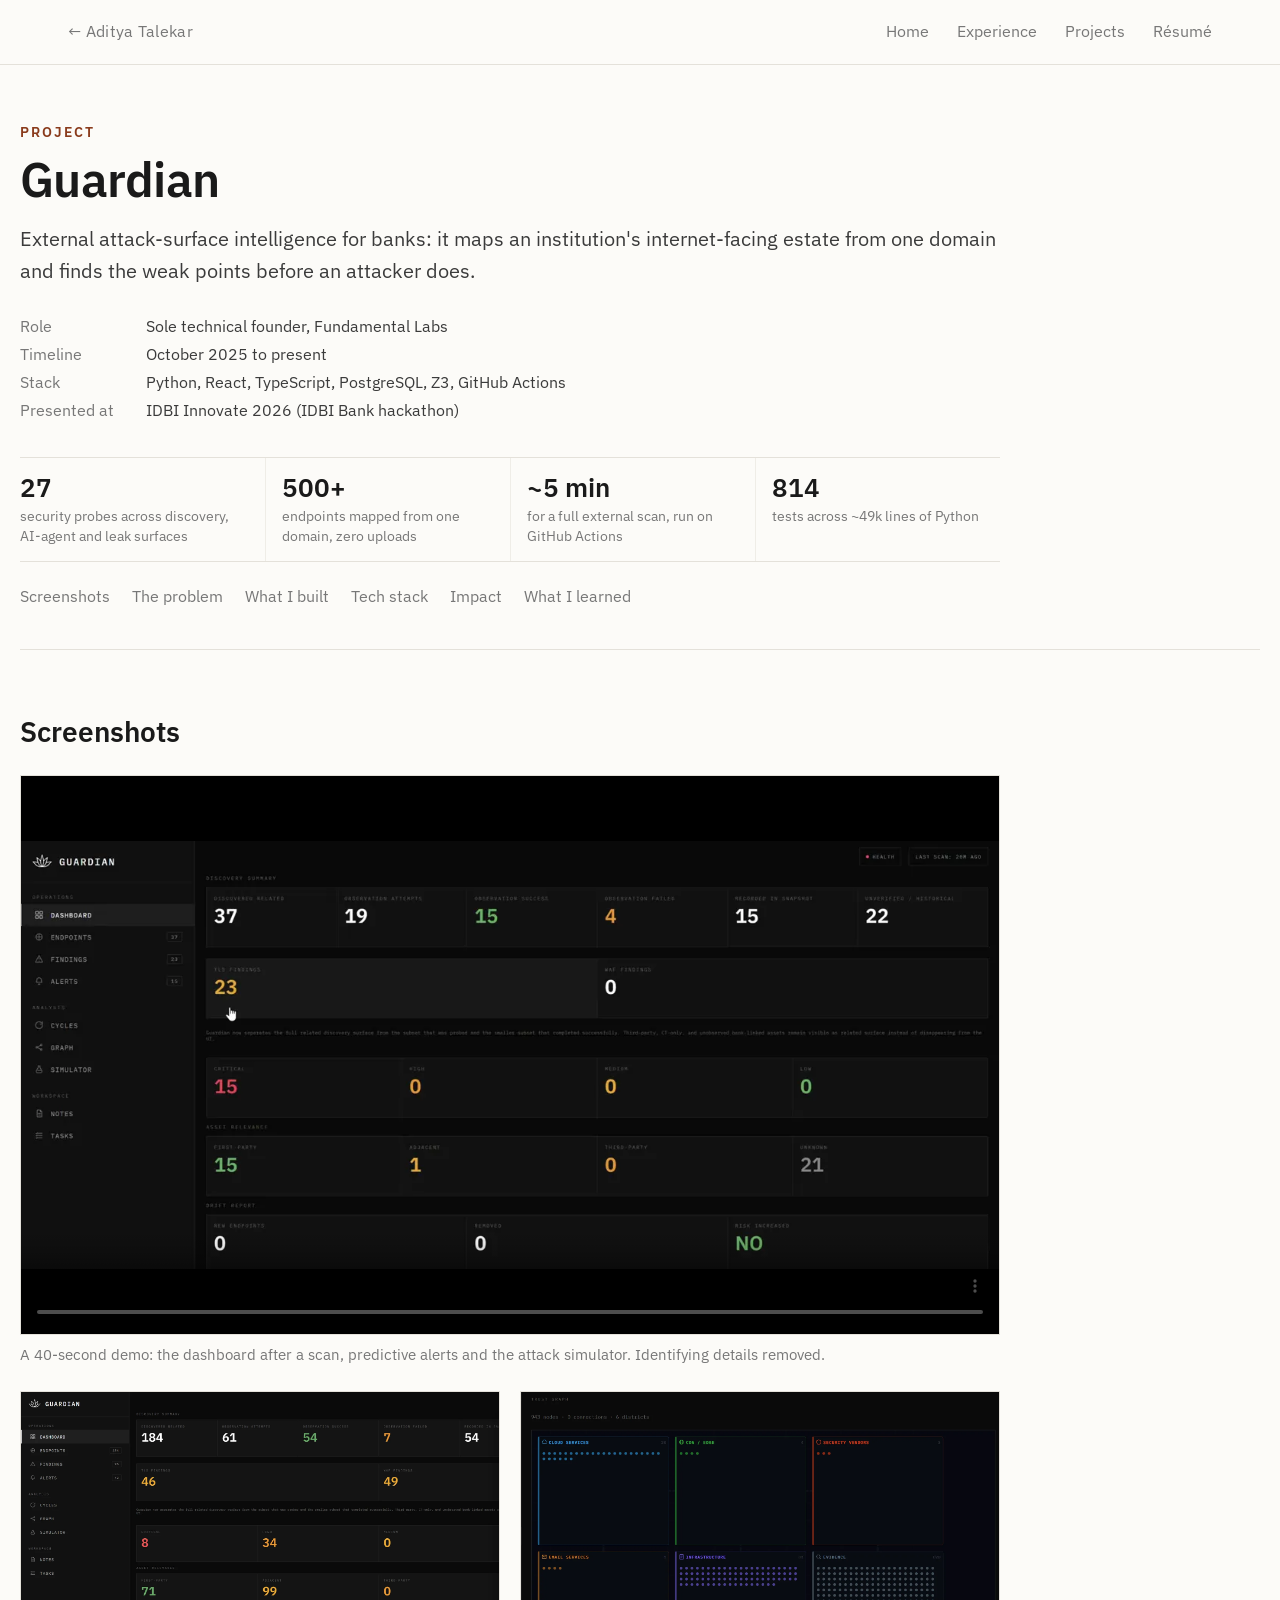
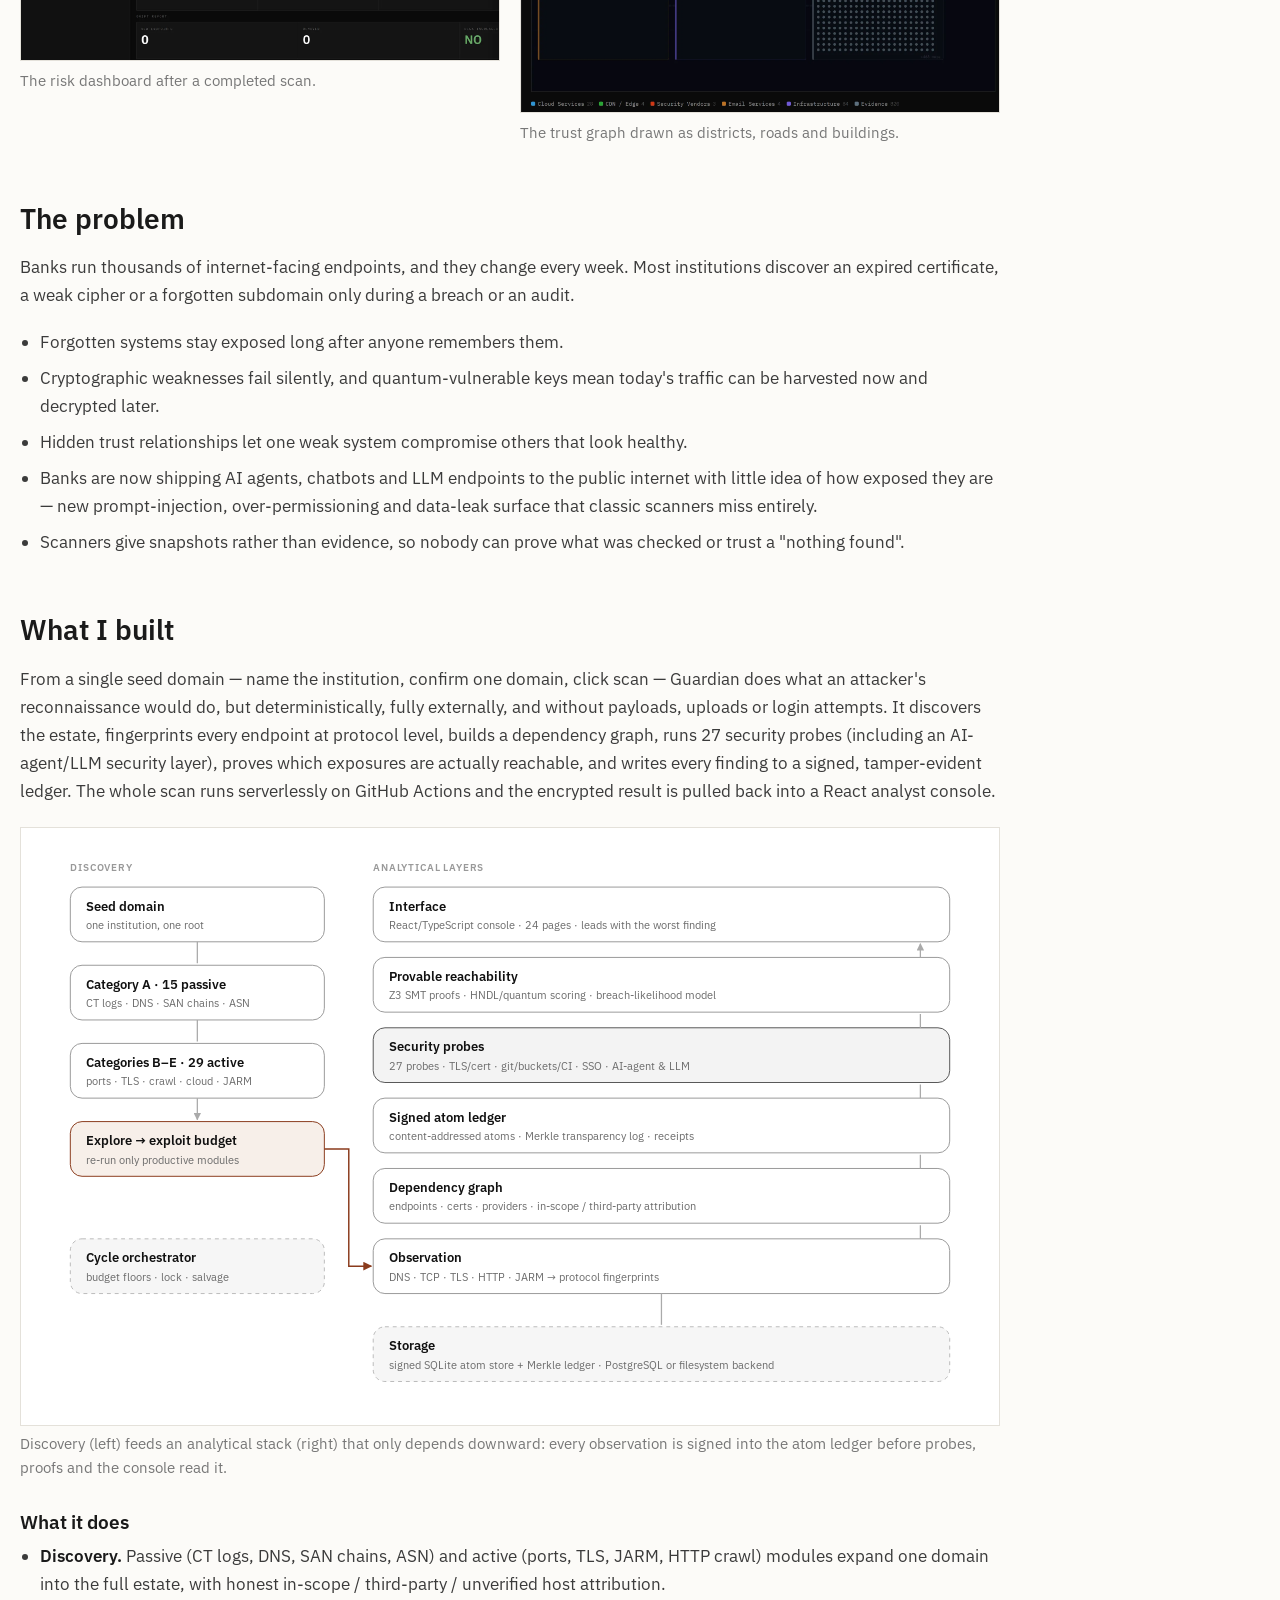
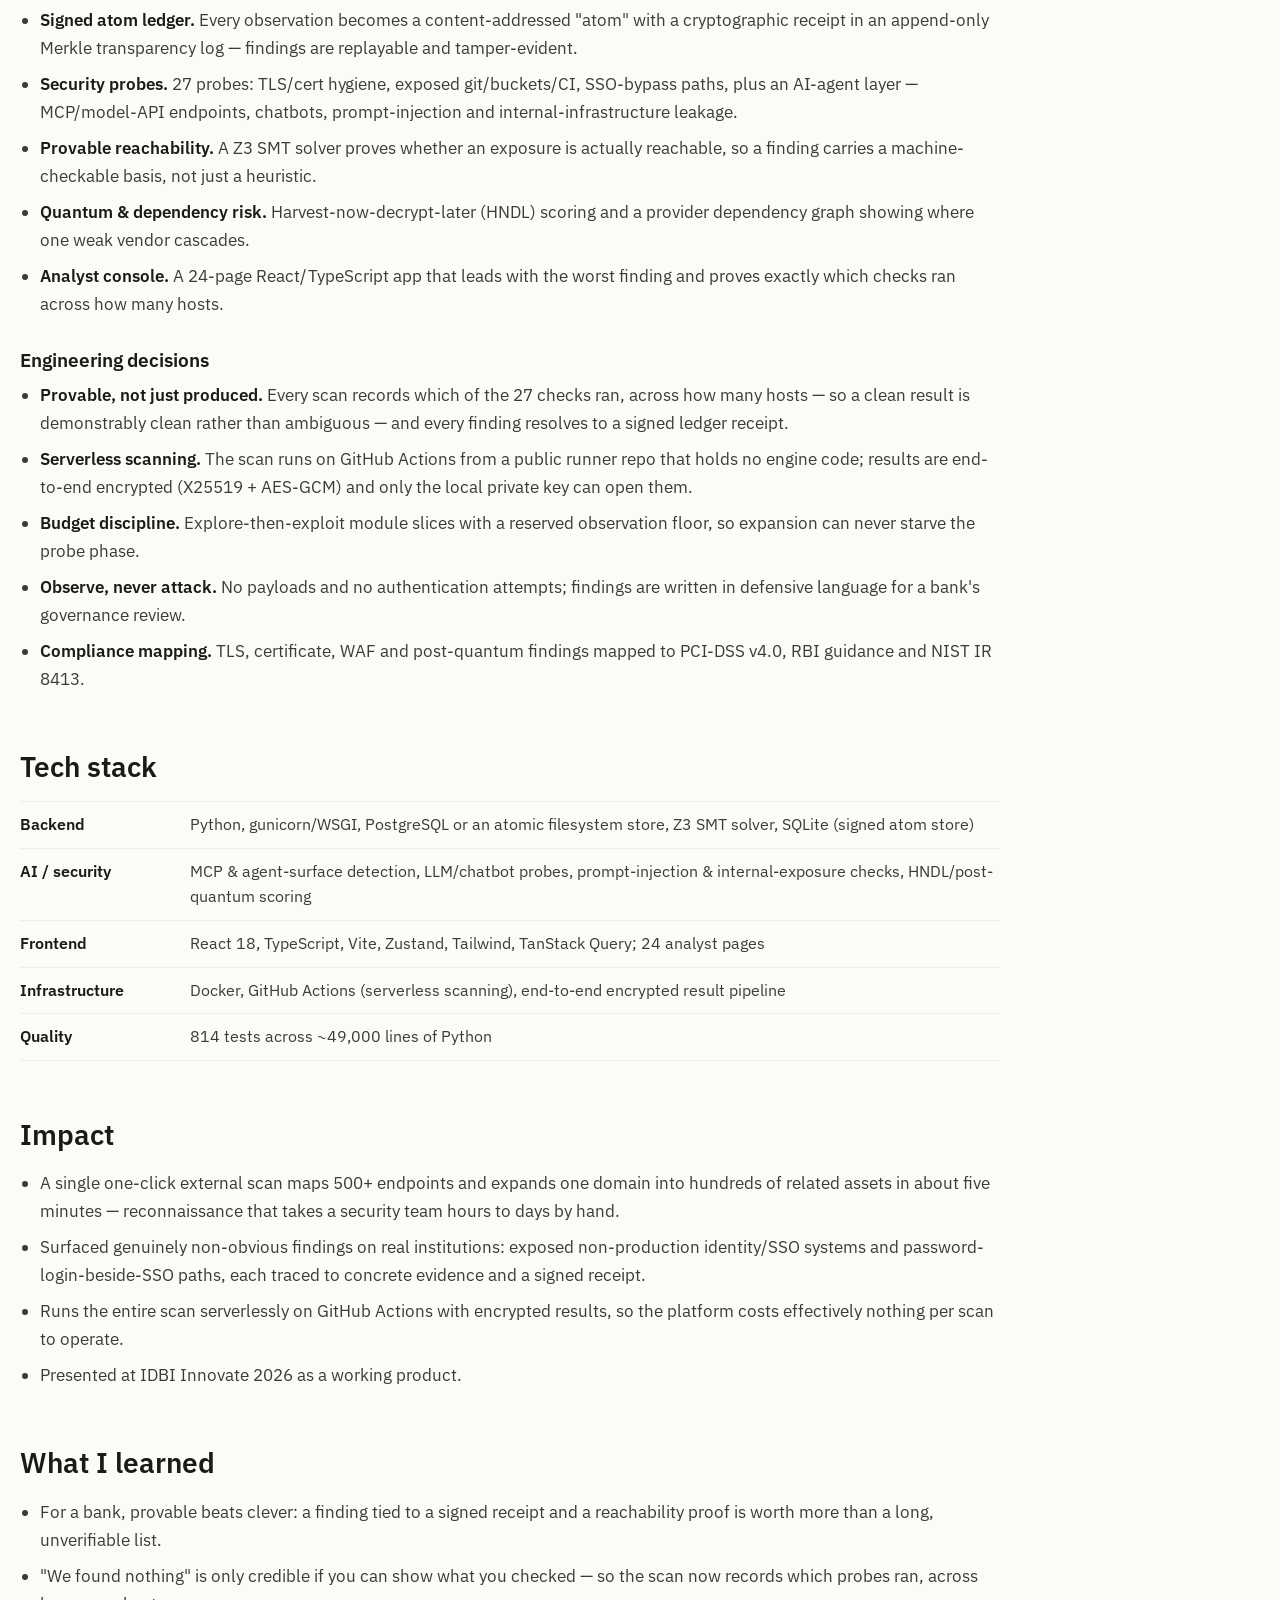
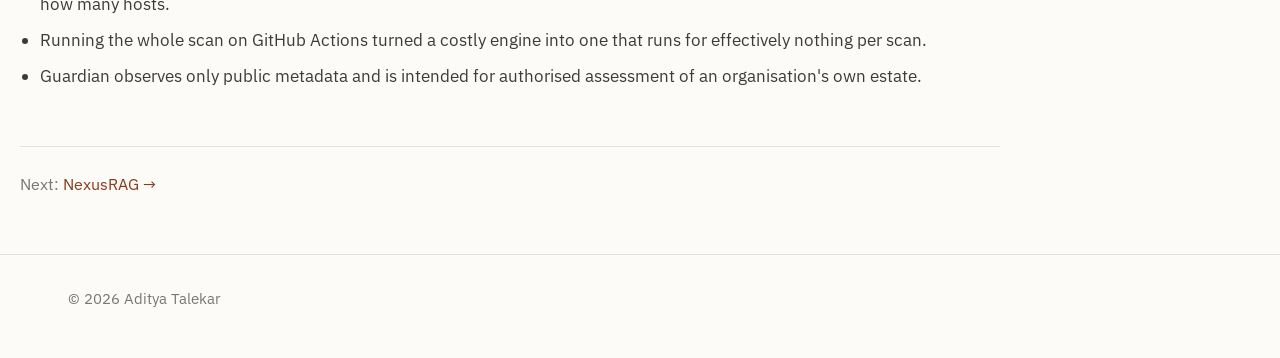
<file: work/guardian.html>
<!doctype html>
<html lang="en">
<head>
  <meta charset="utf-8">
  <meta name="viewport" content="width=device-width, initial-scale=1">
  <title>Guardian — Aditya Talekar</title>
  <meta name="description" content="External attack-surface intelligence for banks: it maps an institution's internet-facing estate from one domain and finds the weak points before an attacker does.">
  <meta name="author" content="Aditya Talekar">
  <link rel="canonical" href="https://adityatalekar.github.io/AdityaTalekarPortfolio/work/guardian.html">
  <meta property="og:type" content="website">
  <meta property="og:title" content="Guardian — Aditya Talekar">
  <meta property="og:description" content="External attack-surface intelligence for banks: it maps an institution's internet-facing estate from one domain and finds the weak points before an attacker does.">
  <meta property="og:url" content="https://adityatalekar.github.io/AdityaTalekarPortfolio/work/guardian.html">
  <meta property="og:image" content="https://adityatalekar.github.io/AdityaTalekarPortfolio/assets/img/og.png">
  <link rel="icon" href="../assets/favicon.svg" type="image/svg+xml">
  <link rel="preconnect" href="https://fonts.googleapis.com"><link rel="preconnect" href="https://fonts.gstatic.com" crossorigin><link rel="stylesheet" href="https://fonts.googleapis.com/css2?family=IBM+Plex+Sans:ital,wght@0,400;0,500;0,600;1,400&display=swap">
  <link rel="stylesheet" href="../assets/css/site.css?v=1791864038">
</head>
<body data-base="../">
<a class="skip" href="#main">Skip to content</a>
<header class="site-head"><div class="col"><a class="name" href="../index.html">← Aditya Talekar</a><nav aria-label="Site"><a href="../index.html">Home</a><a href="../index.html#experience">Experience</a><a href="../index.html#projects">Projects</a><a href="#" data-doc="resume">Résumé</a></nav></div></header>
<main id="main">
  <div class="col page-head">
    <div class="kind">Project</div>
    <h1>Guardian</h1>
    <p class="sub">External attack-surface intelligence for banks: it maps an institution's internet-facing estate from one domain and finds the weak points before an attacker does.</p>
    <dl class="facts"><div><dt>Role</dt><dd>Sole technical founder, Fundamental Labs</dd></div><div><dt>Timeline</dt><dd>October 2025 to present</dd></div><div><dt>Stack</dt><dd>Python, React, TypeScript, PostgreSQL, Z3, GitHub Actions</dd></div><div><dt>Presented at</dt><dd>IDBI Innovate 2026 (IDBI Bank hackathon)</dd></div></dl>
    <div class="results"><div><b>27</b><span>security probes across discovery, AI-agent and leak surfaces</span></div><div><b>500+</b><span>endpoints mapped from one domain, zero uploads</span></div><div><b>~5 min</b><span>for a full external scan, run on GitHub Actions</span></div><div><b>814</b><span>tests across ~49k lines of Python</span></div></div>
    <ul class="toc" aria-label="On this page"><li><a href="#screens">Screenshots</a></li><li><a href="#the-problem">The problem</a></li><li><a href="#what-i-built">What I built</a></li><li><a href="#tech-stack">Tech stack</a></li><li><a href="#impact">Impact</a></li><li><a href="#what-i-learned">What I learned</a></li></ul>
  </div>
  <article class="col body">
    <h2 id="screens">Screenshots</h2><figure class="figure"><video controls muted playsinline preload="metadata" poster="../assets/img/guardian-demo-poster.webp" width="1280" height="560"><source src="../assets/video/guardian-demo.mp4" type="video/mp4"></video><figcaption>A 40-second demo: the dashboard after a scan, predictive alerts and the attack simulator. Identifying details removed.</figcaption></figure><div class="figure-grid"><figure class="figure"><img src="../assets/img/guardian-dashboard.webp" alt="Risk dashboard" width="1800" height="1011" loading="lazy" data-zoom><figcaption>The risk dashboard after a completed scan.</figcaption></figure><figure class="figure"><img src="../assets/img/guardian-graph.webp" alt="Trust graph" width="1800" height="1207" loading="lazy" data-zoom><figcaption>The trust graph drawn as districts, roads and buildings.</figcaption></figure></div><h2 id="the-problem">The problem</h2><p>Banks run thousands of internet-facing endpoints, and they change every week. Most institutions discover an expired certificate, a weak cipher or a forgotten subdomain only during a breach or an audit.</p><ul><li>Forgotten systems stay exposed long after anyone remembers them.</li><li>Cryptographic weaknesses fail silently, and quantum-vulnerable keys mean today's traffic can be harvested now and decrypted later.</li><li>Hidden trust relationships let one weak system compromise others that look healthy.</li><li>Banks are now shipping AI agents, chatbots and LLM endpoints to the public internet with little idea of how exposed they are — new prompt-injection, over-permissioning and data-leak surface that classic scanners miss entirely.</li><li>Scanners give snapshots rather than evidence, so nobody can prove what was checked or trust a "nothing found".</li></ul><h2 id="what-i-built">What I built</h2><p>From a single seed domain — name the institution, confirm one domain, click scan — Guardian does what an attacker's reconnaissance would do, but deterministically, fully externally, and without payloads, uploads or login attempts. It discovers the estate, fingerprints every endpoint at protocol level, builds a dependency graph, runs 27 security probes (including an AI-agent/LLM security layer), proves which exposures are actually reachable, and writes every finding to a signed, tamper-evident ledger. The whole scan runs serverlessly on GitHub Actions and the encrypted result is pulled back into a React analyst console.</p><div class="diagram-wrap" role="img" aria-label="Guardian architecture. Discovery column: seed domain, passive modules, active modules, explore-then-exploit budget, cycle orchestrator. Analytical stack from bottom: observation, dependency graph, signed atom ledger, security probes, provable reachability, interface. Storage: signed atom store, PostgreSQL or filesystem.">
            <svg viewBox="0 0 960 570" xmlns="http://www.w3.org/2000/svg">
              <defs>
                <marker id="ga" viewBox="0 0 10 10" refX="9" refY="5" markerWidth="6" markerHeight="6" orient="auto"><path d="M0 0 10 5 0 10z" class="d-arrow"/></marker>
                <marker id="gaa" viewBox="0 0 10 10" refX="9" refY="5" markerWidth="6" markerHeight="6" orient="auto"><path d="M0 0 10 5 0 10z" class="d-arrow-accent"/></marker>
              </defs>
              <text x="30" y="24" class="d-label">discovery</text>
              <text x="340" y="24" class="d-label">analytical layers</text>
              <rect x="30" y="40" width="260" height="56" rx="12" class="d-box"/><text x="46" y="64" class="d-title">Seed domain</text><text x="46" y="83" class="d-text">one institution, one root</text>
              <rect x="30" y="120" width="260" height="56" rx="12" class="d-box"/><text x="46" y="144" class="d-title">Category A · 15 passive</text><text x="46" y="163" class="d-text">CT logs · DNS · SAN chains · ASN</text>
              <rect x="30" y="200" width="260" height="56" rx="12" class="d-box"/><text x="46" y="224" class="d-title">Categories B–E · 29 active</text><text x="46" y="243" class="d-text">ports · TLS · crawl · cloud · JARM</text>
              <rect x="30" y="280" width="260" height="56" rx="12" class="d-box-accent"/><text x="46" y="304" class="d-title">Explore → exploit budget</text><text x="46" y="323" class="d-text">re-run only productive modules</text>
              <rect x="30" y="400" width="260" height="56" rx="12" class="d-box-sunk"/><text x="46" y="424" class="d-title">Cycle orchestrator</text><text x="46" y="443" class="d-text">budget floors · lock · salvage</text>
              <path d="M160 96v22M160 176v22M160 256v22" class="d-edge" marker-end="url(#ga)"/>
              <path d="M290 308H315V428H338" class="d-edge-accent d-flow" marker-end="url(#gaa)"/>

              <rect x="340" y="40" width="590" height="56" rx="12" class="d-box"/><text x="356" y="64" class="d-title">Interface</text><text x="356" y="83" class="d-text">React/TypeScript console · 24 pages · leads with the worst finding</text>
              <rect x="340" y="112" width="590" height="56" rx="12" class="d-box"/><text x="356" y="136" class="d-title">Provable reachability</text><text x="356" y="155" class="d-text">Z3 SMT proofs · HNDL/quantum scoring · breach-likelihood model</text>
              <rect x="340" y="184" width="590" height="56" rx="12" class="d-box-signal"/><text x="356" y="208" class="d-title">Security probes</text><text x="356" y="227" class="d-text">27 probes · TLS/cert · git/buckets/CI · SSO · AI-agent &amp; LLM</text>
              <rect x="340" y="256" width="590" height="56" rx="12" class="d-box"/><text x="356" y="280" class="d-title">Signed atom ledger</text><text x="356" y="299" class="d-text">content-addressed atoms · Merkle transparency log · receipts</text>
              <rect x="340" y="328" width="590" height="56" rx="12" class="d-box"/><text x="356" y="352" class="d-title">Dependency graph</text><text x="356" y="371" class="d-text">endpoints · certs · providers · in-scope / third-party attribution</text>
              <rect x="340" y="400" width="590" height="56" rx="12" class="d-box"/><text x="356" y="424" class="d-title">Observation</text><text x="356" y="443" class="d-text">DNS · TCP · TLS · HTTP · JARM → protocol fingerprints</text>
              <path d="M900 400v-14M900 328v-14M900 256v-14M900 184v-14M900 112v-14" class="d-edge" marker-end="url(#ga)"/>

              <rect x="340" y="490" width="590" height="56" rx="12" class="d-box-sunk"/><text x="356" y="514" class="d-title">Storage</text><text x="356" y="533" class="d-text">signed SQLite atom store + Merkle ledger · PostgreSQL or filesystem backend</text>
              <path d="M635 456v32" class="d-edge"/>
            </svg>
          </div>
<p class="diagram-cap">Discovery (left) feeds an analytical stack (right) that only depends downward: every observation is signed into the atom ledger before probes, proofs and the console read it.</p><h3>What it does</h3><ul><li><b>Discovery.</b> Passive (CT logs, DNS, SAN chains, ASN) and active (ports, TLS, JARM, HTTP crawl) modules expand one domain into the full estate, with honest in-scope / third-party / unverified host attribution.</li><li><b>Signed atom ledger.</b> Every observation becomes a content-addressed "atom" with a cryptographic receipt in an append-only Merkle transparency log — findings are replayable and tamper-evident.</li><li><b>Security probes.</b> 27 probes: TLS/cert hygiene, exposed git/buckets/CI, SSO-bypass paths, plus an AI-agent layer — MCP/model-API endpoints, chatbots, prompt-injection and internal-infrastructure leakage.</li><li><b>Provable reachability.</b> A Z3 SMT solver proves whether an exposure is actually reachable, so a finding carries a machine-checkable basis, not just a heuristic.</li><li><b>Quantum & dependency risk.</b> Harvest-now-decrypt-later (HNDL) scoring and a provider dependency graph showing where one weak vendor cascades.</li><li><b>Analyst console.</b> A 24-page React/TypeScript app that leads with the worst finding and proves exactly which checks ran across how many hosts.</li></ul><h3>Engineering decisions</h3><ul><li><b>Provable, not just produced.</b> Every scan records which of the 27 checks ran, across how many hosts — so a clean result is demonstrably clean rather than ambiguous — and every finding resolves to a signed ledger receipt.</li><li><b>Serverless scanning.</b> The scan runs on GitHub Actions from a public runner repo that holds no engine code; results are end-to-end encrypted (X25519 + AES-GCM) and only the local private key can open them.</li><li><b>Budget discipline.</b> Explore-then-exploit module slices with a reserved observation floor, so expansion can never starve the probe phase.</li><li><b>Observe, never attack.</b> No payloads and no authentication attempts; findings are written in defensive language for a bank's governance review.</li><li><b>Compliance mapping.</b> TLS, certificate, WAF and post-quantum findings mapped to PCI-DSS v4.0, RBI guidance and NIST IR 8413.</li></ul><h2 id="tech-stack">Tech stack</h2><table><tbody><tr><th>Backend</th><td>Python, gunicorn/WSGI, PostgreSQL or an atomic filesystem store, Z3 SMT solver, SQLite (signed atom store)</td></tr><tr><th>AI / security</th><td>MCP & agent-surface detection, LLM/chatbot probes, prompt-injection & internal-exposure checks, HNDL/post-quantum scoring</td></tr><tr><th>Frontend</th><td>React 18, TypeScript, Vite, Zustand, Tailwind, TanStack Query; 24 analyst pages</td></tr><tr><th>Infrastructure</th><td>Docker, GitHub Actions (serverless scanning), end-to-end encrypted result pipeline</td></tr><tr><th>Quality</th><td>814 tests across ~49,000 lines of Python</td></tr></tbody></table><h2 id="impact">Impact</h2><ul><li>A single one-click external scan maps 500+ endpoints and expands one domain into hundreds of related assets in about five minutes — reconnaissance that takes a security team hours to days by hand.</li><li>Surfaced genuinely non-obvious findings on real institutions: exposed non-production identity/SSO systems and password-login-beside-SSO paths, each traced to concrete evidence and a signed receipt.</li><li>Runs the entire scan serverlessly on GitHub Actions with encrypted results, so the platform costs effectively nothing per scan to operate.</li><li>Presented at IDBI Innovate 2026 as a working product.</li></ul><h2 id="what-i-learned">What I learned</h2><ul><li>For a bank, provable beats clever: a finding tied to a signed receipt and a reachability proof is worth more than a long, unverifiable list.</li><li>"We found nothing" is only credible if you can show what you checked — so the scan now records which probes ran, across how many hosts.</li><li>Running the whole scan on GitHub Actions turned a costly engine into one that runs for effectively nothing per scan.</li><li>Guardian observes only public metadata and is intended for authorised assessment of an organisation's own estate.</li></ul>
    <a class="next" href="nexusrag.html"><span>Next:</span> NexusRAG →</a>
  </article>
</main>
<footer class="site-foot"><div class="col">© 2026 Aditya Talekar</div></footer>
<script src="../assets/js/site.js?v=1791864038" defer></script>
</body>
</html>
</file>
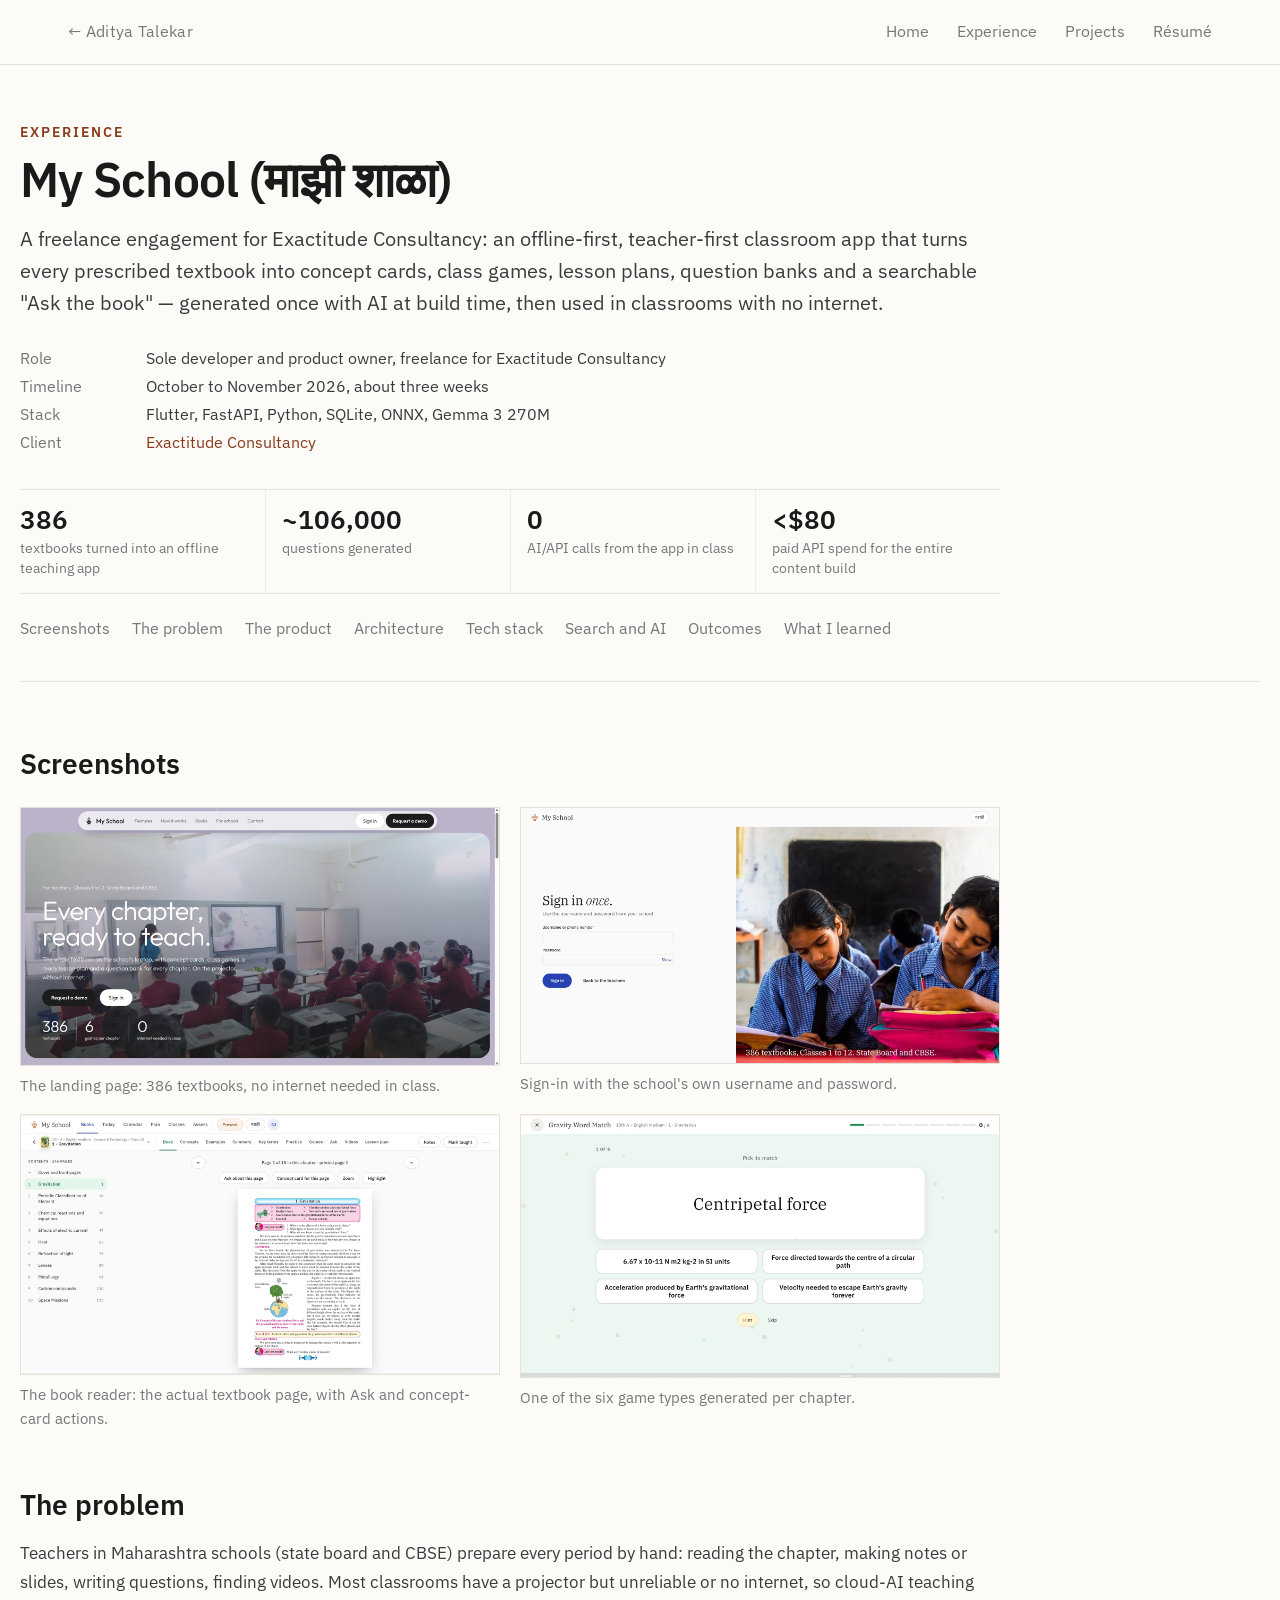
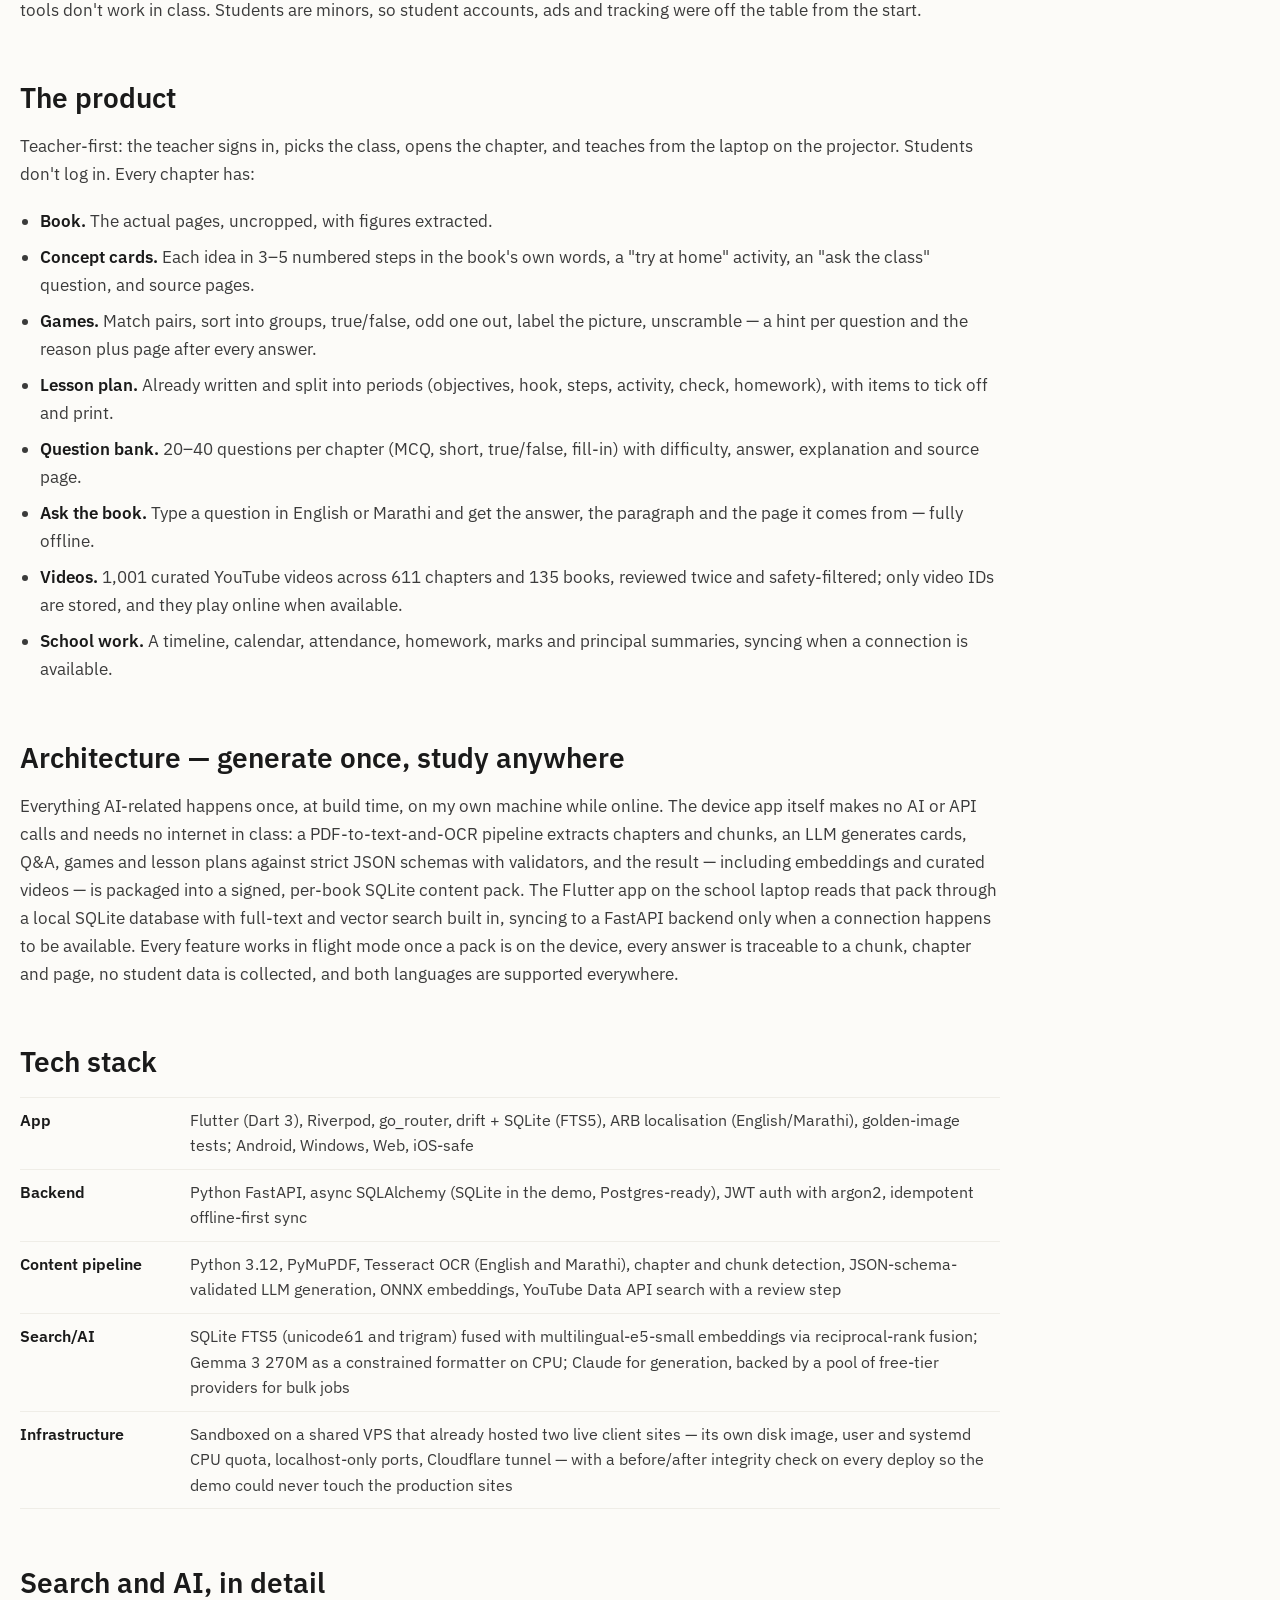
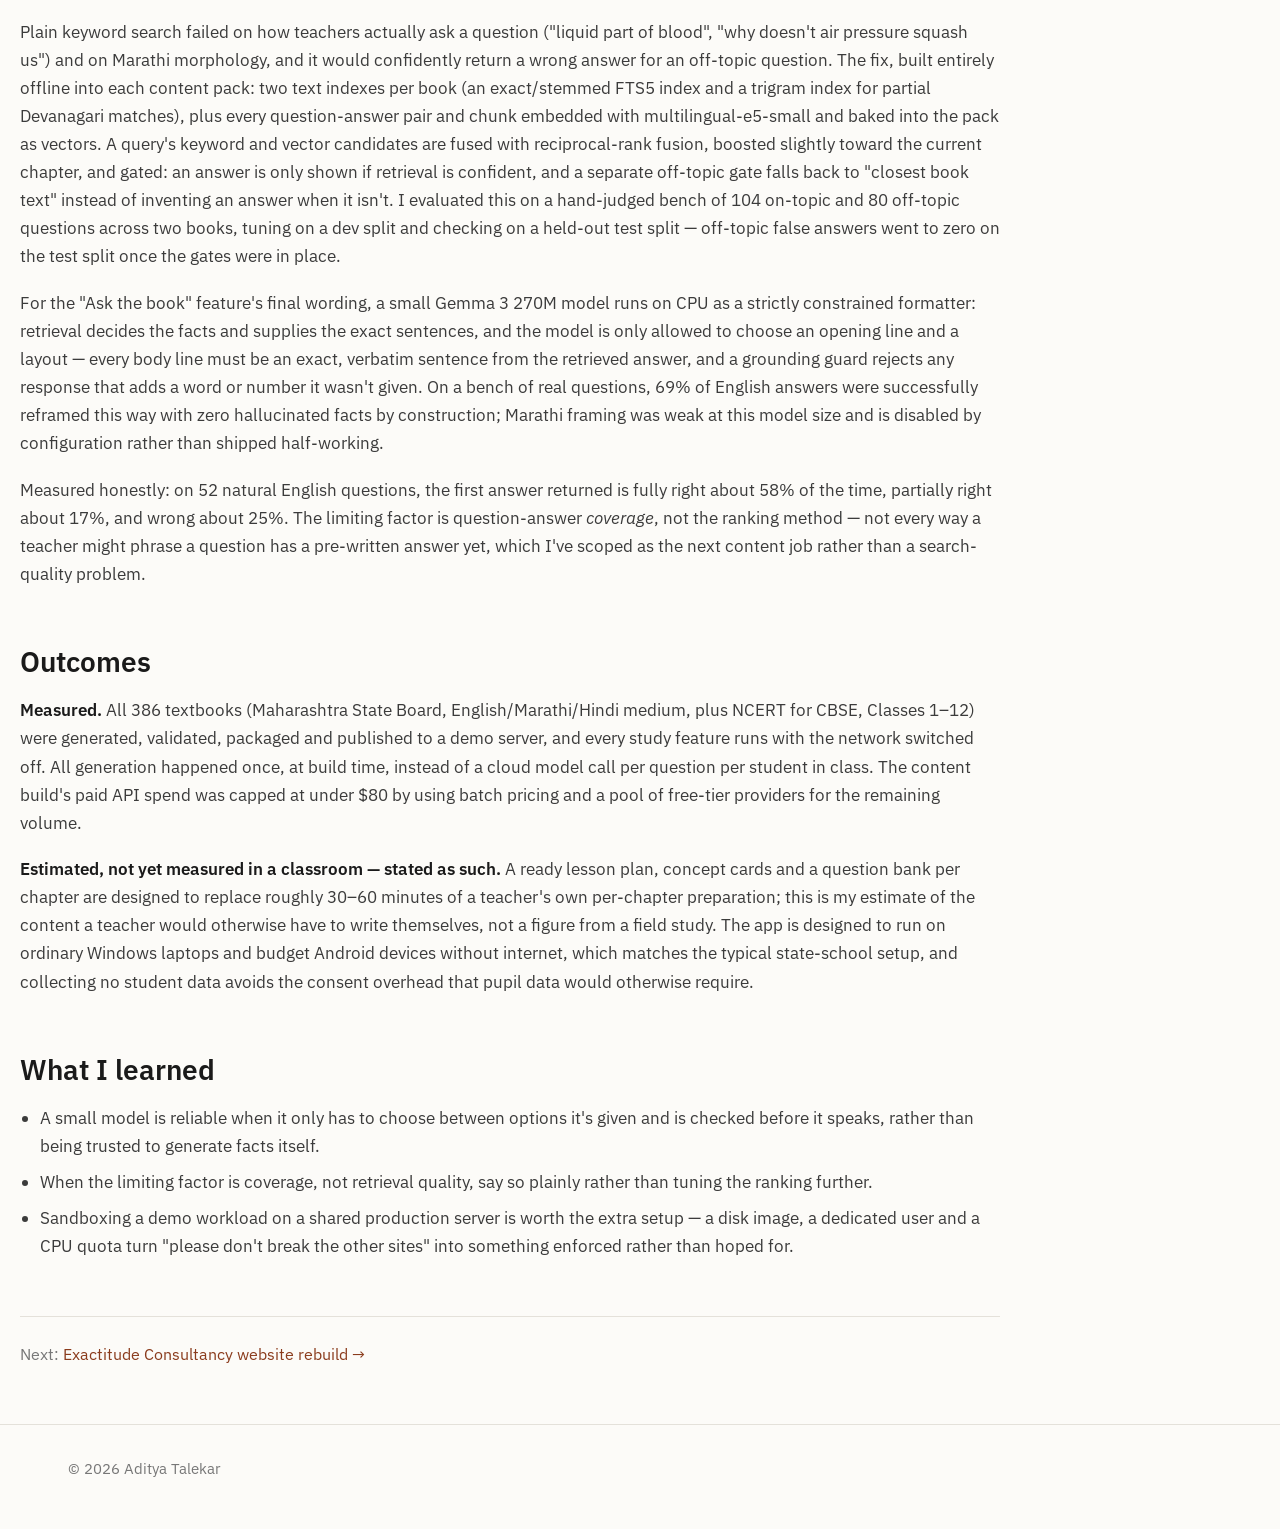
<file: work/my-school.html>
<!doctype html>
<html lang="en">
<head>
  <meta charset="utf-8">
  <meta name="viewport" content="width=device-width, initial-scale=1">
  <title>My School — Aditya Talekar</title>
  <meta name="description" content="An offline-first, teacher-first classroom app that turns 386 prescribed textbooks into concept cards, games, lesson plans and a citation-grounded 'Ask the book', running fully offline on school laptops.">
  <meta name="author" content="Aditya Talekar">
  <link rel="canonical" href="https://adityatalekar.github.io/AdityaTalekarPortfolio/work/my-school.html">
  <meta property="og:type" content="website">
  <meta property="og:title" content="My School — Aditya Talekar">
  <meta property="og:description" content="An offline-first, teacher-first classroom app that turns 386 prescribed textbooks into concept cards, games, lesson plans and a citation-grounded 'Ask the book', running fully offline on school laptops.">
  <meta property="og:url" content="https://adityatalekar.github.io/AdityaTalekarPortfolio/work/my-school.html">
  <meta property="og:image" content="https://adityatalekar.github.io/AdityaTalekarPortfolio/assets/img/og.png">
  <link rel="icon" href="../assets/favicon.svg" type="image/svg+xml">
  <link rel="preconnect" href="https://fonts.googleapis.com"><link rel="preconnect" href="https://fonts.gstatic.com" crossorigin><link rel="stylesheet" href="https://fonts.googleapis.com/css2?family=IBM+Plex+Sans:ital,wght@0,400;0,500;0,600;1,400&display=swap">
  <link rel="stylesheet" href="../assets/css/site.css?v=1791864038">
</head>
<body data-base="../">
<a class="skip" href="#main">Skip to content</a>
<header class="site-head"><div class="col"><a class="name" href="../index.html">← Aditya Talekar</a><nav aria-label="Site"><a href="../index.html">Home</a><a href="../index.html#experience">Experience</a><a href="../index.html#projects">Projects</a><a href="#" data-doc="resume">Résumé</a></nav></div></header>
<main id="main">
  <div class="col page-head">
    <div class="kind">Experience</div>
    <h1>My School (माझी शाळा)</h1>
    <p class="sub">A freelance engagement for Exactitude Consultancy: an offline-first, teacher-first classroom app that turns every prescribed textbook into concept cards, class games, lesson plans, question banks and a searchable "Ask the book" — generated once with AI at build time, then used in classrooms with no internet.</p>
    <dl class="facts"><div><dt>Role</dt><dd>Sole developer and product owner, freelance for Exactitude Consultancy</dd></div><div><dt>Timeline</dt><dd>October to November 2026, about three weeks</dd></div><div><dt>Stack</dt><dd>Flutter, FastAPI, Python, SQLite, ONNX, Gemma 3 270M</dd></div><div><dt>Client</dt><dd><a href="https://exactitudeconsultancy.com/" target="_blank" rel="noopener">Exactitude Consultancy</a></dd></div></dl>
    <div class="results"><div><b>386</b><span>textbooks turned into an offline teaching app</span></div><div><b>~106,000</b><span>questions generated</span></div><div><b>0</b><span>AI/API calls from the app in class</span></div><div><b>&lt;$80</b><span>paid API spend for the entire content build</span></div></div>
    <ul class="toc" aria-label="On this page"><li><a href="#screens">Screenshots</a></li><li><a href="#myschool-problem">The problem</a></li><li><a href="#myschool-product">The product</a></li><li><a href="#myschool-architecture">Architecture</a></li><li><a href="#myschool-stack">Tech stack</a></li><li><a href="#myschool-search">Search and AI</a></li><li><a href="#myschool-impact">Outcomes</a></li><li><a href="#what-i-learned">What I learned</a></li></ul>
  </div>
  <article class="col body">
    <h2 id="screens">Screenshots</h2>
    <div class="figure-grid"><figure class="figure"><img src="../assets/img/myschool-landing.webp" alt="My School landing page" width="1800" height="970" loading="lazy" data-zoom><figcaption>The landing page: 386 textbooks, no internet needed in class.</figcaption></figure><figure class="figure"><img src="../assets/img/myschool-signin.webp" alt="My School sign-in page" width="1800" height="963" loading="lazy" data-zoom><figcaption>Sign-in with the school's own username and password.</figcaption></figure><figure class="figure"><img src="../assets/img/myschool-book.webp" alt="My School book reader with a Class 10 Science chapter open" width="1800" height="976" loading="lazy" data-zoom><figcaption>The book reader: the actual textbook page, with Ask and concept-card actions.</figcaption></figure><figure class="figure"><img src="../assets/img/myschool-game.webp" alt="My School class game, Gravity Word Match" width="1800" height="988" loading="lazy" data-zoom><figcaption>One of the six game types generated per chapter.</figcaption></figure></div>

    <h2 id="myschool-problem">The problem</h2><p>Teachers in Maharashtra schools (state board and CBSE) prepare every period by hand: reading the chapter, making notes or slides, writing questions, finding videos. Most classrooms have a projector but unreliable or no internet, so cloud-AI teaching tools don't work in class. Students are minors, so student accounts, ads and tracking were off the table from the start.</p>

    <h2 id="myschool-product">The product</h2><p>Teacher-first: the teacher signs in, picks the class, opens the chapter, and teaches from the laptop on the projector. Students don't log in. Every chapter has:</p>
    <ul><li><b>Book.</b> The actual pages, uncropped, with figures extracted.</li><li><b>Concept cards.</b> Each idea in 3–5 numbered steps in the book's own words, a "try at home" activity, an "ask the class" question, and source pages.</li><li><b>Games.</b> Match pairs, sort into groups, true/false, odd one out, label the picture, unscramble — a hint per question and the reason plus page after every answer.</li><li><b>Lesson plan.</b> Already written and split into periods (objectives, hook, steps, activity, check, homework), with items to tick off and print.</li><li><b>Question bank.</b> 20–40 questions per chapter (MCQ, short, true/false, fill-in) with difficulty, answer, explanation and source page.</li><li><b>Ask the book.</b> Type a question in English or Marathi and get the answer, the paragraph and the page it comes from — fully offline.</li><li><b>Videos.</b> 1,001 curated YouTube videos across 611 chapters and 135 books, reviewed twice and safety-filtered; only video IDs are stored, and they play online when available.</li><li><b>School work.</b> A timeline, calendar, attendance, homework, marks and principal summaries, syncing when a connection is available.</li></ul>

    <h2 id="myschool-architecture">Architecture — generate once, study anywhere</h2><p>Everything AI-related happens once, at build time, on my own machine while online. The device app itself makes no AI or API calls and needs no internet in class: a PDF-to-text-and-OCR pipeline extracts chapters and chunks, an LLM generates cards, Q&amp;A, games and lesson plans against strict JSON schemas with validators, and the result — including embeddings and curated videos — is packaged into a signed, per-book SQLite content pack. The Flutter app on the school laptop reads that pack through a local SQLite database with full-text and vector search built in, syncing to a FastAPI backend only when a connection happens to be available. Every feature works in flight mode once a pack is on the device, every answer is traceable to a chunk, chapter and page, no student data is collected, and both languages are supported everywhere.</p>

    <h2 id="myschool-stack">Tech stack</h2><table><tbody><tr><th>App</th><td>Flutter (Dart 3), Riverpod, go_router, drift + SQLite (FTS5), ARB localisation (English/Marathi), golden-image tests; Android, Windows, Web, iOS-safe</td></tr><tr><th>Backend</th><td>Python FastAPI, async SQLAlchemy (SQLite in the demo, Postgres-ready), JWT auth with argon2, idempotent offline-first sync</td></tr><tr><th>Content pipeline</th><td>Python 3.12, PyMuPDF, Tesseract OCR (English and Marathi), chapter and chunk detection, JSON-schema-validated LLM generation, ONNX embeddings, YouTube Data API search with a review step</td></tr><tr><th>Search/AI</th><td>SQLite FTS5 (unicode61 and trigram) fused with multilingual-e5-small embeddings via reciprocal-rank fusion; Gemma 3 270M as a constrained formatter on CPU; Claude for generation, backed by a pool of free-tier providers for bulk jobs</td></tr><tr><th>Infrastructure</th><td>Sandboxed on a shared VPS that already hosted two live client sites — its own disk image, user and systemd CPU quota, localhost-only ports, Cloudflare tunnel — with a before/after integrity check on every deploy so the demo could never touch the production sites</td></tr></tbody></table>

    <h2 id="myschool-search">Search and AI, in detail</h2><p>Plain keyword search failed on how teachers actually ask a question ("liquid part of blood", "why doesn't air pressure squash us") and on Marathi morphology, and it would confidently return a wrong answer for an off-topic question. The fix, built entirely offline into each content pack: two text indexes per book (an exact/stemmed FTS5 index and a trigram index for partial Devanagari matches), plus every question-answer pair and chunk embedded with multilingual-e5-small and baked into the pack as vectors. A query's keyword and vector candidates are fused with reciprocal-rank fusion, boosted slightly toward the current chapter, and gated: an answer is only shown if retrieval is confident, and a separate off-topic gate falls back to "closest book text" instead of inventing an answer when it isn't. I evaluated this on a hand-judged bench of 104 on-topic and 80 off-topic questions across two books, tuning on a dev split and checking on a held-out test split — off-topic false answers went to zero on the test split once the gates were in place.</p>
    <p>For the "Ask the book" feature's final wording, a small Gemma 3 270M model runs on CPU as a strictly constrained formatter: retrieval decides the facts and supplies the exact sentences, and the model is only allowed to choose an opening line and a layout — every body line must be an exact, verbatim sentence from the retrieved answer, and a grounding guard rejects any response that adds a word or number it wasn't given. On a bench of real questions, 69% of English answers were successfully reframed this way with zero hallucinated facts by construction; Marathi framing was weak at this model size and is disabled by configuration rather than shipped half-working.</p>
    <p>Measured honestly: on 52 natural English questions, the first answer returned is fully right about 58% of the time, partially right about 17%, and wrong about 25%. The limiting factor is question-answer <i>coverage</i>, not the ranking method — not every way a teacher might phrase a question has a pre-written answer yet, which I've scoped as the next content job rather than a search-quality problem.</p>

    <h2 id="myschool-impact">Outcomes</h2><p><b>Measured.</b> All 386 textbooks (Maharashtra State Board, English/Marathi/Hindi medium, plus NCERT for CBSE, Classes 1–12) were generated, validated, packaged and published to a demo server, and every study feature runs with the network switched off. All generation happened once, at build time, instead of a cloud model call per question per student in class. The content build's paid API spend was capped at under $80 by using batch pricing and a pool of free-tier providers for the remaining volume.</p>
    <p><b>Estimated, not yet measured in a classroom — stated as such.</b> A ready lesson plan, concept cards and a question bank per chapter are designed to replace roughly 30–60 minutes of a teacher's own per-chapter preparation; this is my estimate of the content a teacher would otherwise have to write themselves, not a figure from a field study. The app is designed to run on ordinary Windows laptops and budget Android devices without internet, which matches the typical state-school setup, and collecting no student data avoids the consent overhead that pupil data would otherwise require.</p>

    <h2 id="what-i-learned">What I learned</h2><ul><li>A small model is reliable when it only has to choose between options it's given and is checked before it speaks, rather than being trusted to generate facts itself.</li><li>When the limiting factor is coverage, not retrieval quality, say so plainly rather than tuning the ranking further.</li><li>Sandboxing a demo workload on a shared production server is worth the extra setup — a disk image, a dedicated user and a CPU quota turn "please don't break the other sites" into something enforced rather than hoped for.</li></ul>
    <a class="next" href="exactitude.html"><span>Next:</span> Exactitude Consultancy website rebuild →</a>
  </article>
</main>
<footer class="site-foot"><div class="col">© 2026 Aditya Talekar</div></footer>
<script src="../assets/js/site.js?v=1791864038" defer></script>
</body>
</html>
</file>
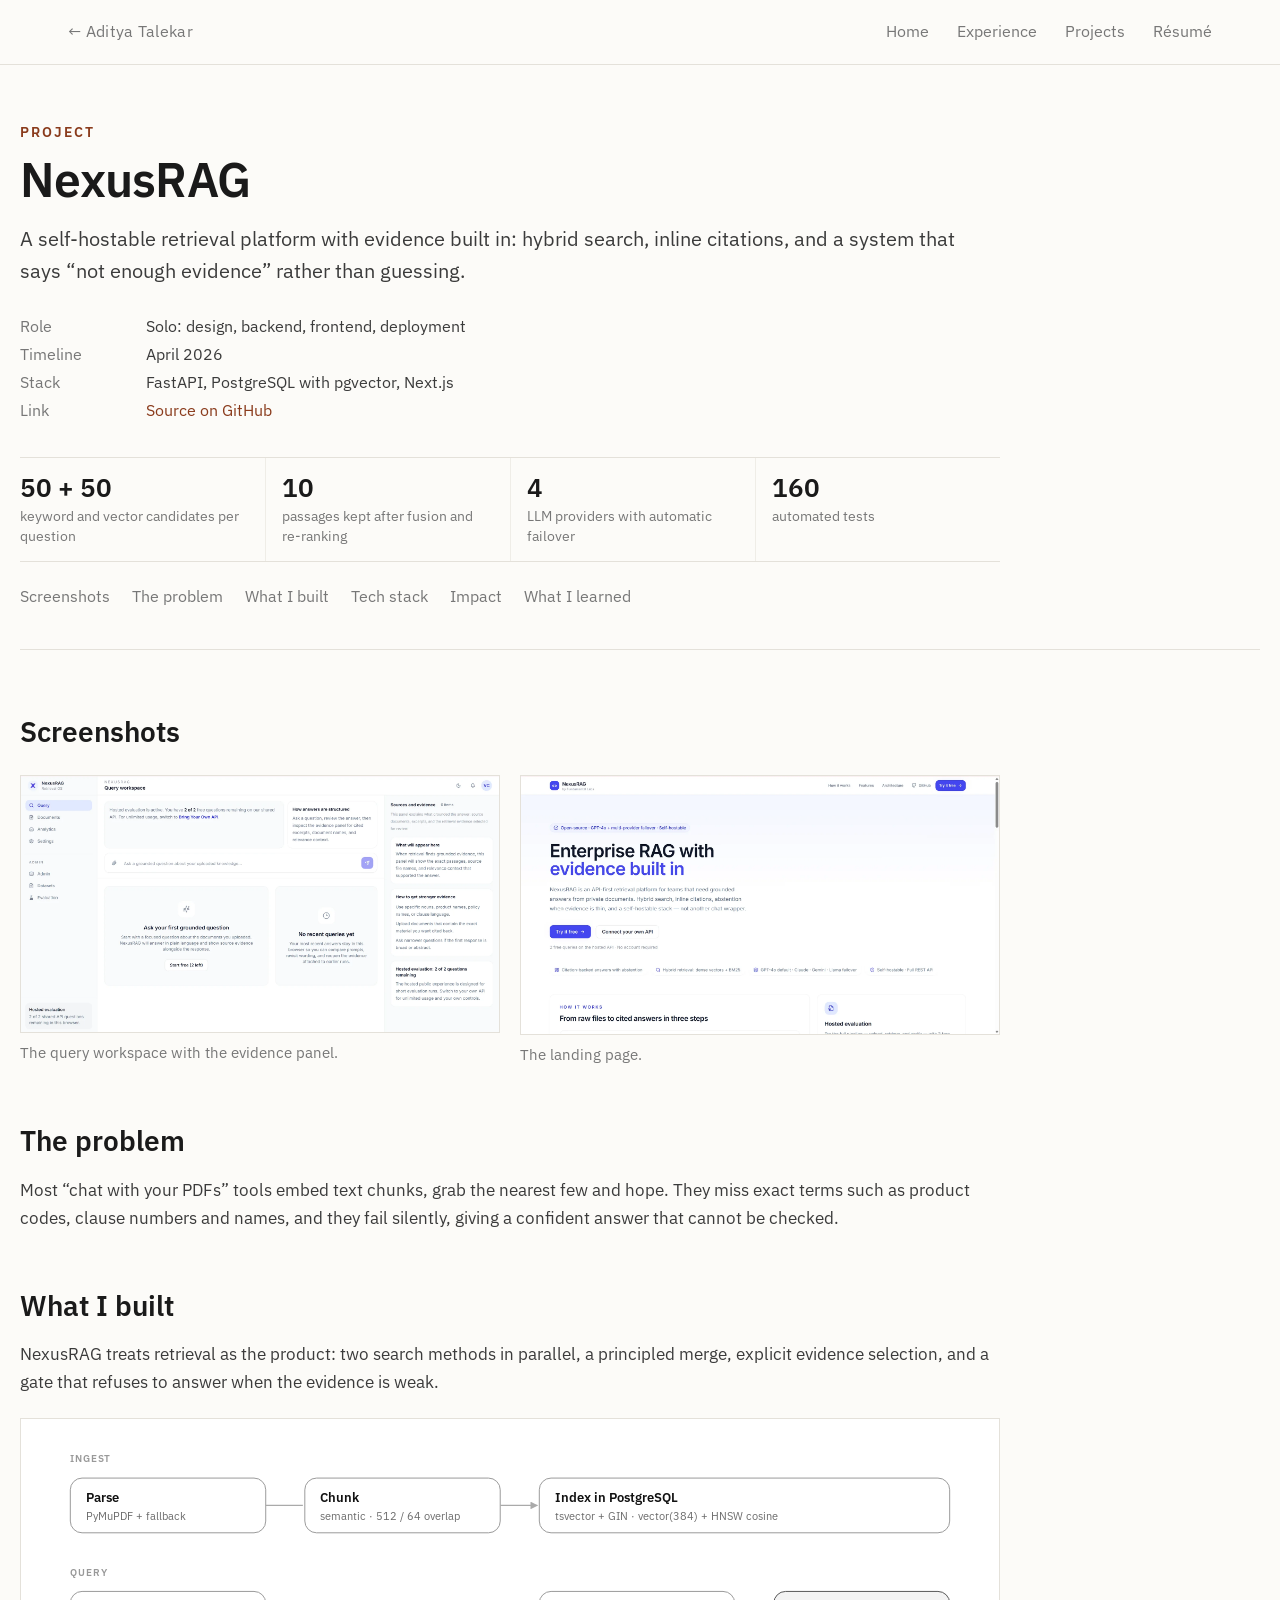
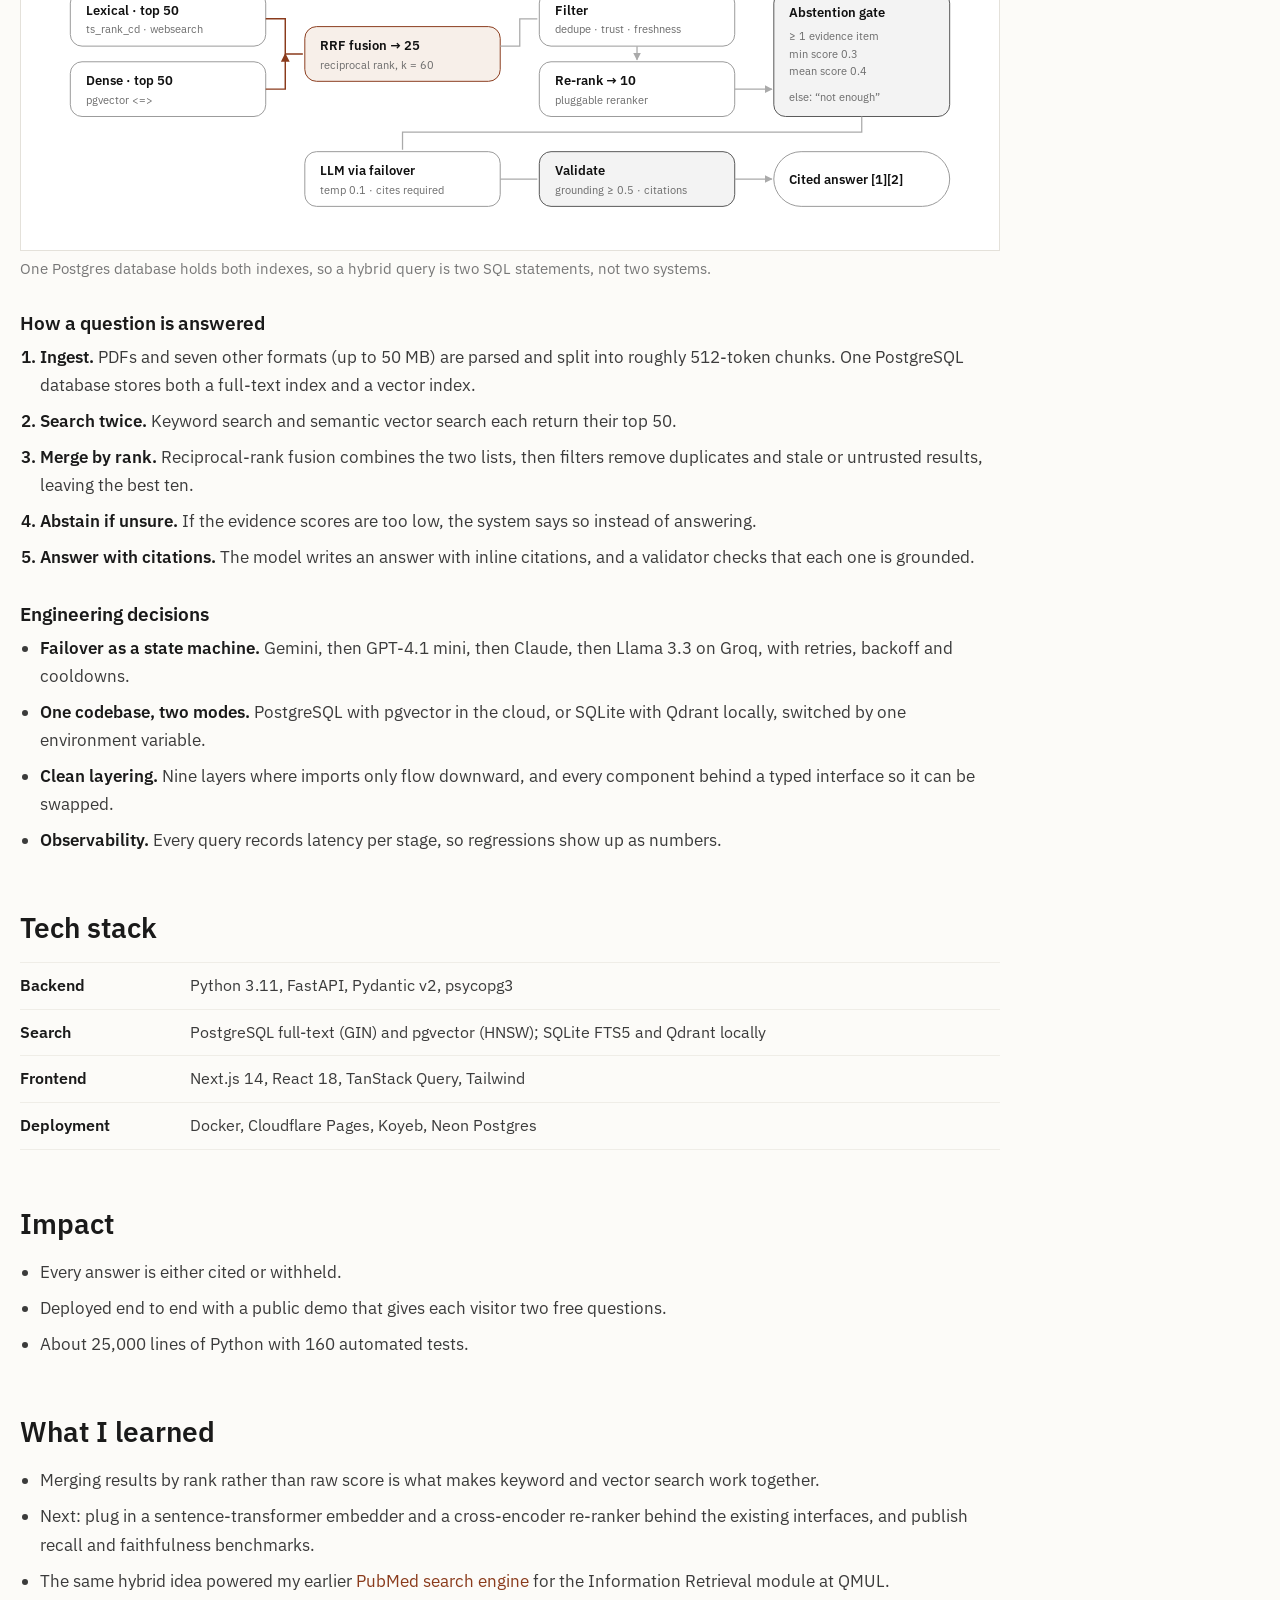
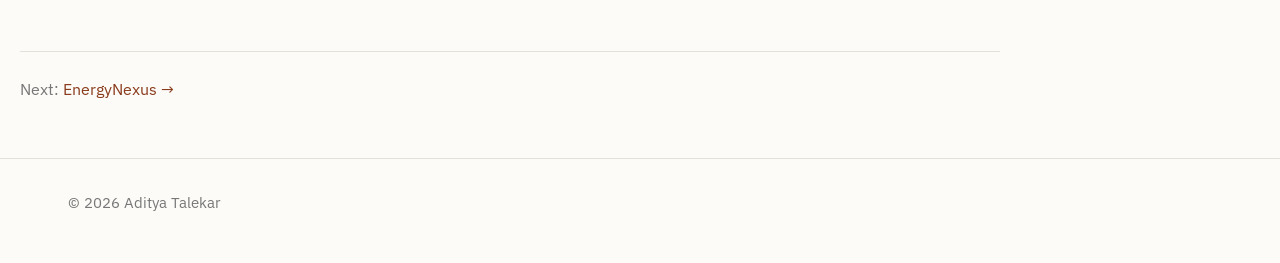
<file: work/nexusrag.html>
<!doctype html>
<html lang="en">
<head>
  <meta charset="utf-8">
  <meta name="viewport" content="width=device-width, initial-scale=1">
  <title>NexusRAG — Aditya Talekar</title>
  <meta name="description" content="A self-hostable retrieval platform with evidence built in: hybrid search, inline citations, and a system that says “not enough evidence” rather than guessing.">
  <meta name="author" content="Aditya Talekar">
  <link rel="canonical" href="https://adityatalekar.github.io/AdityaTalekarPortfolio/work/nexusrag.html">
  <meta property="og:type" content="website">
  <meta property="og:title" content="NexusRAG — Aditya Talekar">
  <meta property="og:description" content="A self-hostable retrieval platform with evidence built in: hybrid search, inline citations, and a system that says “not enough evidence” rather than guessing.">
  <meta property="og:url" content="https://adityatalekar.github.io/AdityaTalekarPortfolio/work/nexusrag.html">
  <meta property="og:image" content="https://adityatalekar.github.io/AdityaTalekarPortfolio/assets/img/og.png">
  <link rel="icon" href="../assets/favicon.svg" type="image/svg+xml">
  <link rel="preconnect" href="https://fonts.googleapis.com"><link rel="preconnect" href="https://fonts.gstatic.com" crossorigin><link rel="stylesheet" href="https://fonts.googleapis.com/css2?family=IBM+Plex+Sans:ital,wght@0,400;0,500;0,600;1,400&display=swap">
  <link rel="stylesheet" href="../assets/css/site.css?v=1791864038">
</head>
<body data-base="../">
<a class="skip" href="#main">Skip to content</a>
<header class="site-head"><div class="col"><a class="name" href="../index.html">← Aditya Talekar</a><nav aria-label="Site"><a href="../index.html">Home</a><a href="../index.html#experience">Experience</a><a href="../index.html#projects">Projects</a><a href="#" data-doc="resume">Résumé</a></nav></div></header>
<main id="main">
  <div class="col page-head">
    <div class="kind">Project</div>
    <h1>NexusRAG</h1>
    <p class="sub">A self-hostable retrieval platform with evidence built in: hybrid search, inline citations, and a system that says “not enough evidence” rather than guessing.</p>
    <dl class="facts"><div><dt>Role</dt><dd>Solo: design, backend, frontend, deployment</dd></div><div><dt>Timeline</dt><dd>April 2026</dd></div><div><dt>Stack</dt><dd>FastAPI, PostgreSQL with pgvector, Next.js</dd></div><div><dt>Link</dt><dd><a href="https://github.com/ADITYATALEKAR/NexusRAG" target="_blank" rel="noopener">Source on GitHub</a></dd></div></dl>
    <div class="results"><div><b>50 + 50</b><span>keyword and vector candidates per question</span></div><div><b>10</b><span>passages kept after fusion and re-ranking</span></div><div><b>4</b><span>LLM providers with automatic failover</span></div><div><b>160</b><span>automated tests</span></div></div>
    <ul class="toc" aria-label="On this page"><li><a href="#screens">Screenshots</a></li><li><a href="#the-problem">The problem</a></li><li><a href="#what-i-built">What I built</a></li><li><a href="#tech-stack">Tech stack</a></li><li><a href="#impact">Impact</a></li><li><a href="#what-i-learned">What I learned</a></li></ul>
  </div>
  <article class="col body">
    <h2 id="screens">Screenshots</h2><div class="figure-grid"><figure class="figure"><img src="../assets/img/nexusrag-workspace.webp" alt="Query workspace" width="1800" height="967" loading="lazy" data-zoom><figcaption>The query workspace with the evidence panel.</figcaption></figure><figure class="figure"><img src="../assets/img/nexusrag-landing.webp" alt="Landing page" width="1800" height="975" loading="lazy" data-zoom><figcaption>The landing page.</figcaption></figure></div><h2 id="the-problem">The problem</h2><p>Most “chat with your PDFs” tools embed text chunks, grab the nearest few and hope. They miss exact terms such as product codes, clause numbers and names, and they fail silently, giving a confident answer that cannot be checked.</p><h2 id="what-i-built">What I built</h2><p>NexusRAG treats retrieval as the product: two search methods in parallel, a principled merge, explicit evidence selection, and a gate that refuses to answer when the evidence is weak.</p><div class="diagram-wrap" role="img" aria-label="NexusRAG pipeline. Ingest: parse with PyMuPDF and fallback, semantic chunking at 512 tokens with 64 overlap, index into Postgres with a tsvector GIN index and a pgvector HNSW index. Query: lexical and dense retrievers return 50 each, reciprocal-rank fusion to 25, filters for duplicates, metadata, trust and freshness, re-rank to 10, evidence selection, abstention gate, LLM via failover, grounding and citation validation, cited answer.">
            <svg viewBox="0 0 960 400" xmlns="http://www.w3.org/2000/svg">
              <defs>
                <marker id="na" viewBox="0 0 10 10" refX="9" refY="5" markerWidth="6" markerHeight="6" orient="auto"><path d="M0 0 10 5 0 10z" class="d-arrow"/></marker>
                <marker id="naa" viewBox="0 0 10 10" refX="9" refY="5" markerWidth="6" markerHeight="6" orient="auto"><path d="M0 0 10 5 0 10z" class="d-arrow-accent"/></marker>
              </defs>
              <text x="30" y="24" class="d-label">ingest</text>
              <rect x="30" y="40" width="200" height="56" rx="12" class="d-box"/><text x="46" y="64" class="d-title">Parse</text><text x="46" y="83" class="d-text">PyMuPDF + fallback</text>
              <rect x="270" y="40" width="200" height="56" rx="12" class="d-box"/><text x="286" y="64" class="d-title">Chunk</text><text x="286" y="83" class="d-text">semantic · 512 / 64 overlap</text>
              <rect x="510" y="40" width="420" height="56" rx="12" class="d-box"/><text x="526" y="64" class="d-title">Index in PostgreSQL</text><text x="526" y="83" class="d-text">tsvector + GIN · vector(384) + HNSW cosine</text>
              <path d="M230 68h38M470 68h38" class="d-edge" marker-end="url(#na)"/>

              <text x="30" y="140" class="d-label">query</text>
              <rect x="30" y="156" width="200" height="56" rx="12" class="d-box"/><text x="46" y="180" class="d-title">Lexical · top 50</text><text x="46" y="199" class="d-text">ts_rank_cd · websearch</text>
              <rect x="30" y="228" width="200" height="56" rx="12" class="d-box"/><text x="46" y="252" class="d-title">Dense · top 50</text><text x="46" y="271" class="d-text">pgvector &lt;=&gt;</text>
              <rect x="270" y="192" width="200" height="56" rx="12" class="d-box-accent"/><text x="286" y="216" class="d-title">RRF fusion → 25</text><text x="286" y="235" class="d-text">reciprocal rank, k = 60</text>
              <path d="M230 184H250V220H268M230 256H250V220" class="d-edge-accent" marker-end="url(#naa)"/>
              <rect x="510" y="156" width="200" height="56" rx="12" class="d-box"/><text x="526" y="180" class="d-title">Filter</text><text x="526" y="199" class="d-text">dedupe · trust · freshness</text>
              <rect x="510" y="228" width="200" height="56" rx="12" class="d-box"/><text x="526" y="252" class="d-title">Re-rank → 10</text><text x="526" y="271" class="d-text">pluggable reranker</text>
              <path d="M470 212H490V184H508M610 212v14" class="d-edge" marker-end="url(#na)"/>
              <rect x="750" y="156" width="180" height="128" rx="12" class="d-box-signal"/><text x="766" y="182" class="d-title">Abstention gate</text><text x="766" y="206" class="d-text">≥ 1 evidence item</text><text x="766" y="224" class="d-text">min score 0.3</text><text x="766" y="242" class="d-text">mean score 0.4</text><text x="766" y="268" class="d-text">else: “not enough”</text>
              <path d="M710 256H748" class="d-edge" marker-end="url(#na)"/>

              <rect x="270" y="320" width="200" height="56" rx="12" class="d-box"/><text x="286" y="344" class="d-title">LLM via failover</text><text x="286" y="363" class="d-text">temp 0.1 · cites required</text>
              <rect x="510" y="320" width="200" height="56" rx="12" class="d-box-signal"/><text x="526" y="344" class="d-title">Validate</text><text x="526" y="363" class="d-text">grounding ≥ 0.5 · citations</text>
              <rect x="750" y="320" width="180" height="56" rx="28" class="d-box"/><text x="766" y="353" class="d-title">Cited answer [1][2]</text>
              <path d="M840 284V300H370V318M470 348h38M710 348h38" class="d-edge" marker-end="url(#na)"/>
            </svg>
          </div>
<p class="diagram-cap">One Postgres database holds both indexes, so a hybrid query is two SQL statements, not two systems.</p><h3>How a question is answered</h3><ol><li><b>Ingest.</b> PDFs and seven other formats (up to 50 MB) are parsed and split into roughly 512-token chunks. One PostgreSQL database stores both a full-text index and a vector index.</li><li><b>Search twice.</b> Keyword search and semantic vector search each return their top 50.</li><li><b>Merge by rank.</b> Reciprocal-rank fusion combines the two lists, then filters remove duplicates and stale or untrusted results, leaving the best ten.</li><li><b>Abstain if unsure.</b> If the evidence scores are too low, the system says so instead of answering.</li><li><b>Answer with citations.</b> The model writes an answer with inline citations, and a validator checks that each one is grounded.</li></ol><h3>Engineering decisions</h3><ul><li><b>Failover as a state machine.</b> Gemini, then GPT-4.1 mini, then Claude, then Llama 3.3 on Groq, with retries, backoff and cooldowns.</li><li><b>One codebase, two modes.</b> PostgreSQL with pgvector in the cloud, or SQLite with Qdrant locally, switched by one environment variable.</li><li><b>Clean layering.</b> Nine layers where imports only flow downward, and every component behind a typed interface so it can be swapped.</li><li><b>Observability.</b> Every query records latency per stage, so regressions show up as numbers.</li></ul><h2 id="tech-stack">Tech stack</h2><table><tbody><tr><th>Backend</th><td>Python 3.11, FastAPI, Pydantic v2, psycopg3</td></tr><tr><th>Search</th><td>PostgreSQL full-text (GIN) and pgvector (HNSW); SQLite FTS5 and Qdrant locally</td></tr><tr><th>Frontend</th><td>Next.js 14, React 18, TanStack Query, Tailwind</td></tr><tr><th>Deployment</th><td>Docker, Cloudflare Pages, Koyeb, Neon Postgres</td></tr></tbody></table><h2 id="impact">Impact</h2><ul><li>Every answer is either cited or withheld.</li><li>Deployed end to end with a public demo that gives each visitor two free questions.</li><li>About 25,000 lines of Python with 160 automated tests.</li></ul><h2 id="what-i-learned">What I learned</h2><ul><li>Merging results by rank rather than raw score is what makes keyword and vector search work together.</li><li>Next: plug in a sentence-transformer embedder and a cross-encoder re-ranker behind the existing interfaces, and publish recall and faithfulness benchmarks.</li><li>The same hybrid idea powered my earlier <a href="https://github.com/ADITYATALEKAR/Hybrid-Information-Retrieval" target="_blank" rel="noopener">PubMed search engine</a> for the Information Retrieval module at QMUL.</li></ul>
    <a class="next" href="energynexus.html"><span>Next:</span> EnergyNexus →</a>
  </article>
</main>
<footer class="site-foot"><div class="col">© 2026 Aditya Talekar</div></footer>
<script src="../assets/js/site.js?v=1791864038" defer></script>
</body>
</html>
</file>
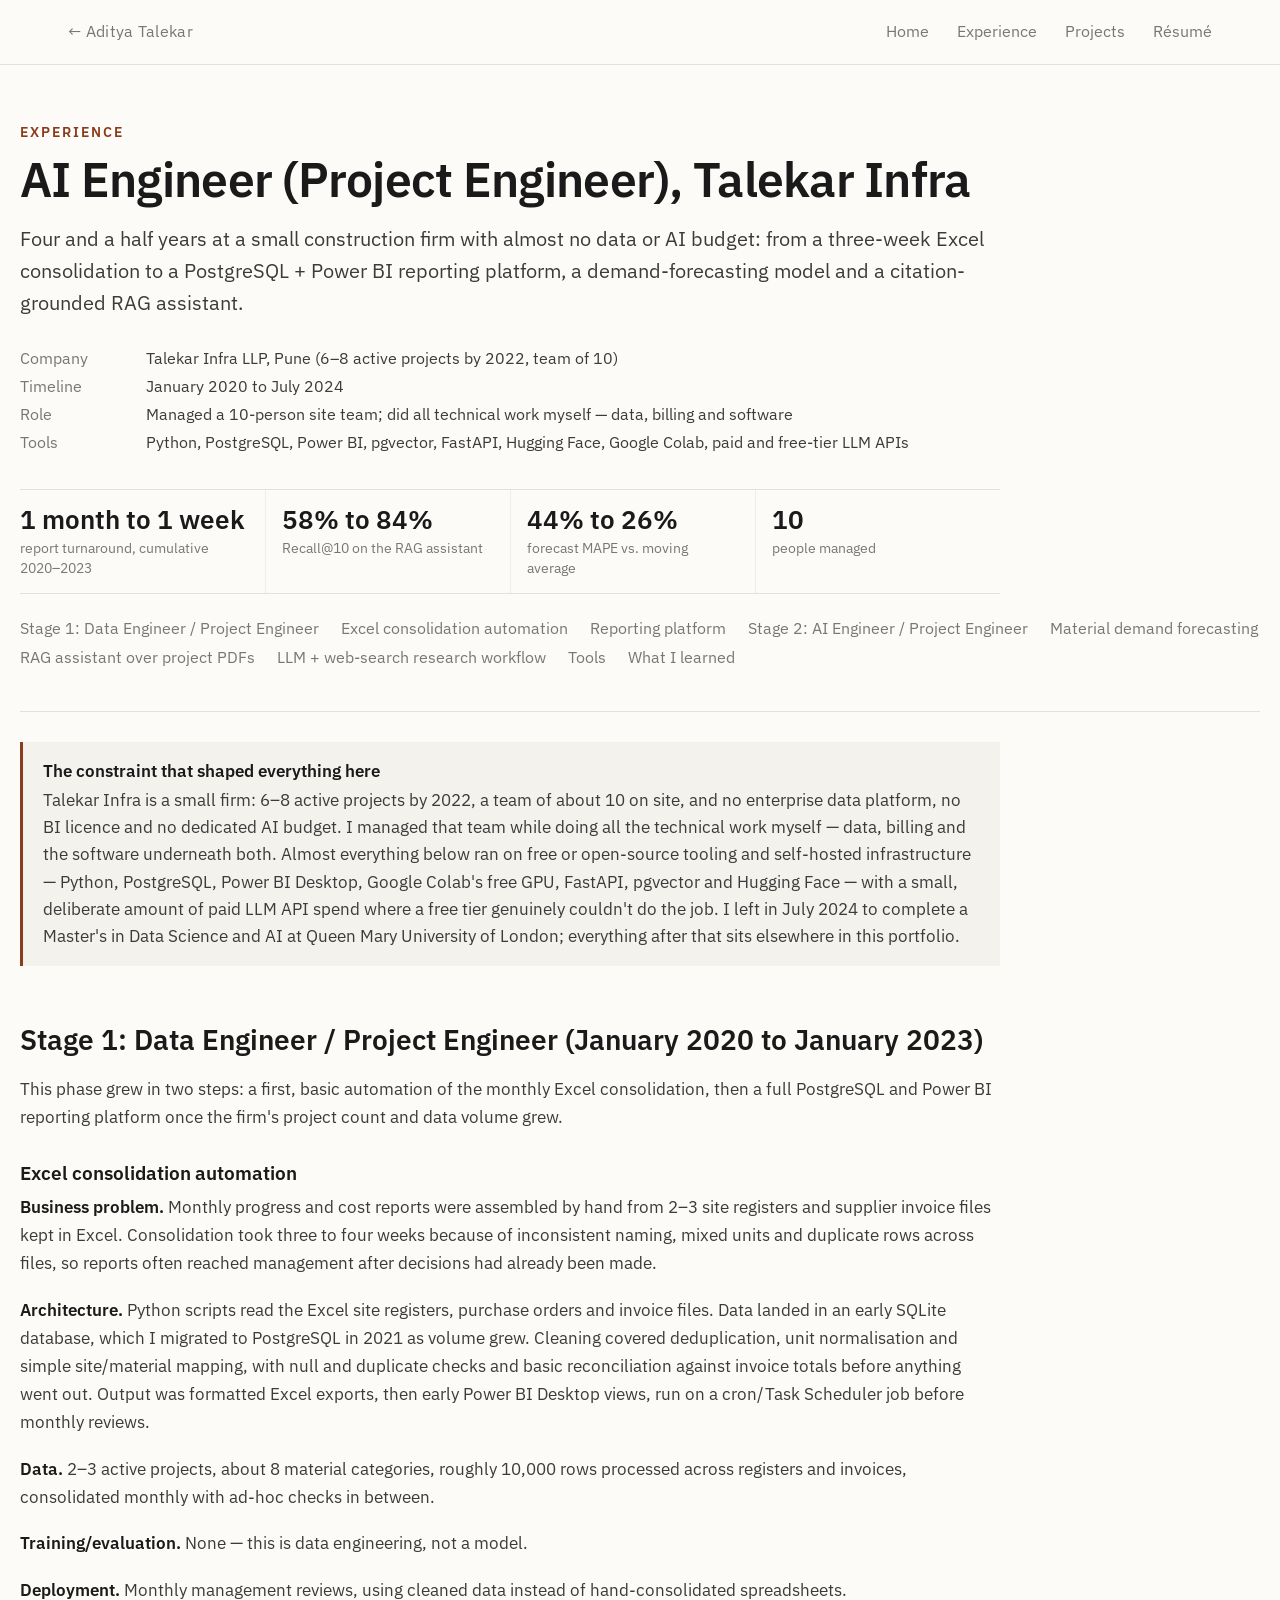
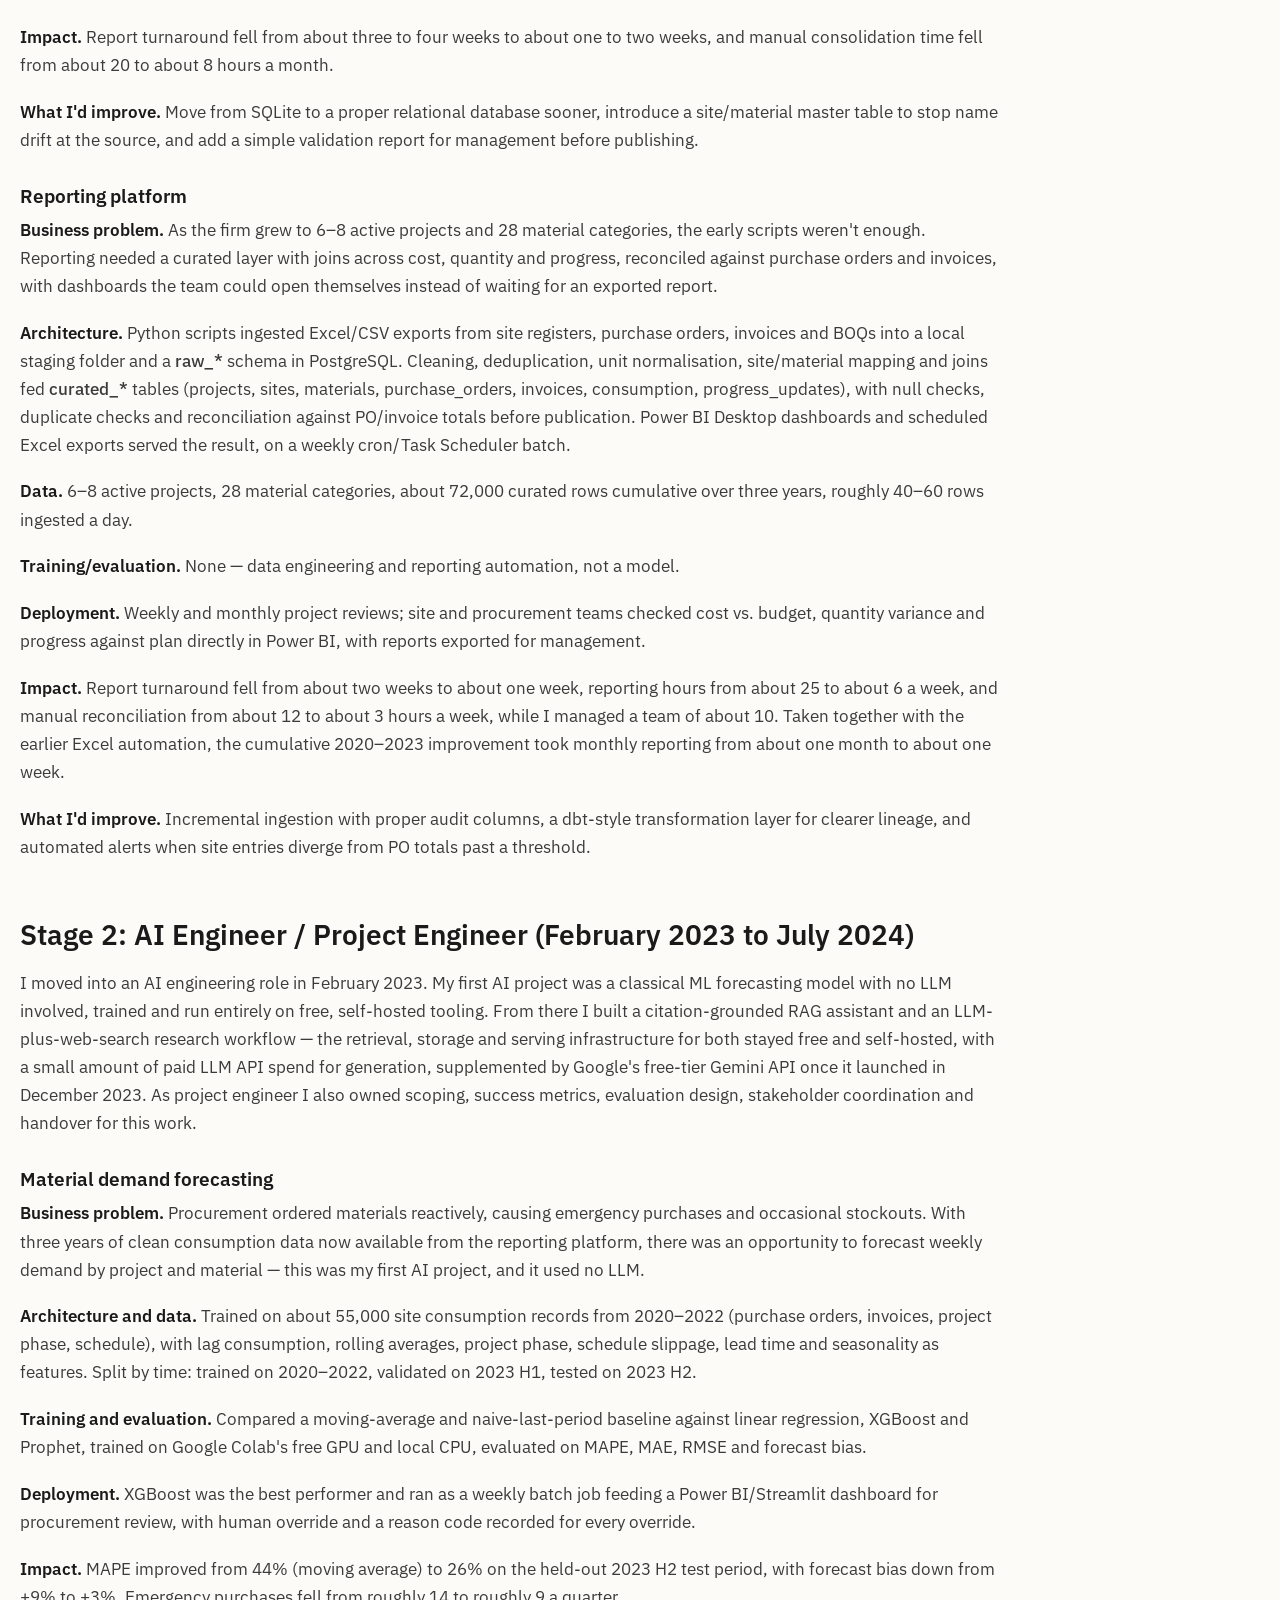
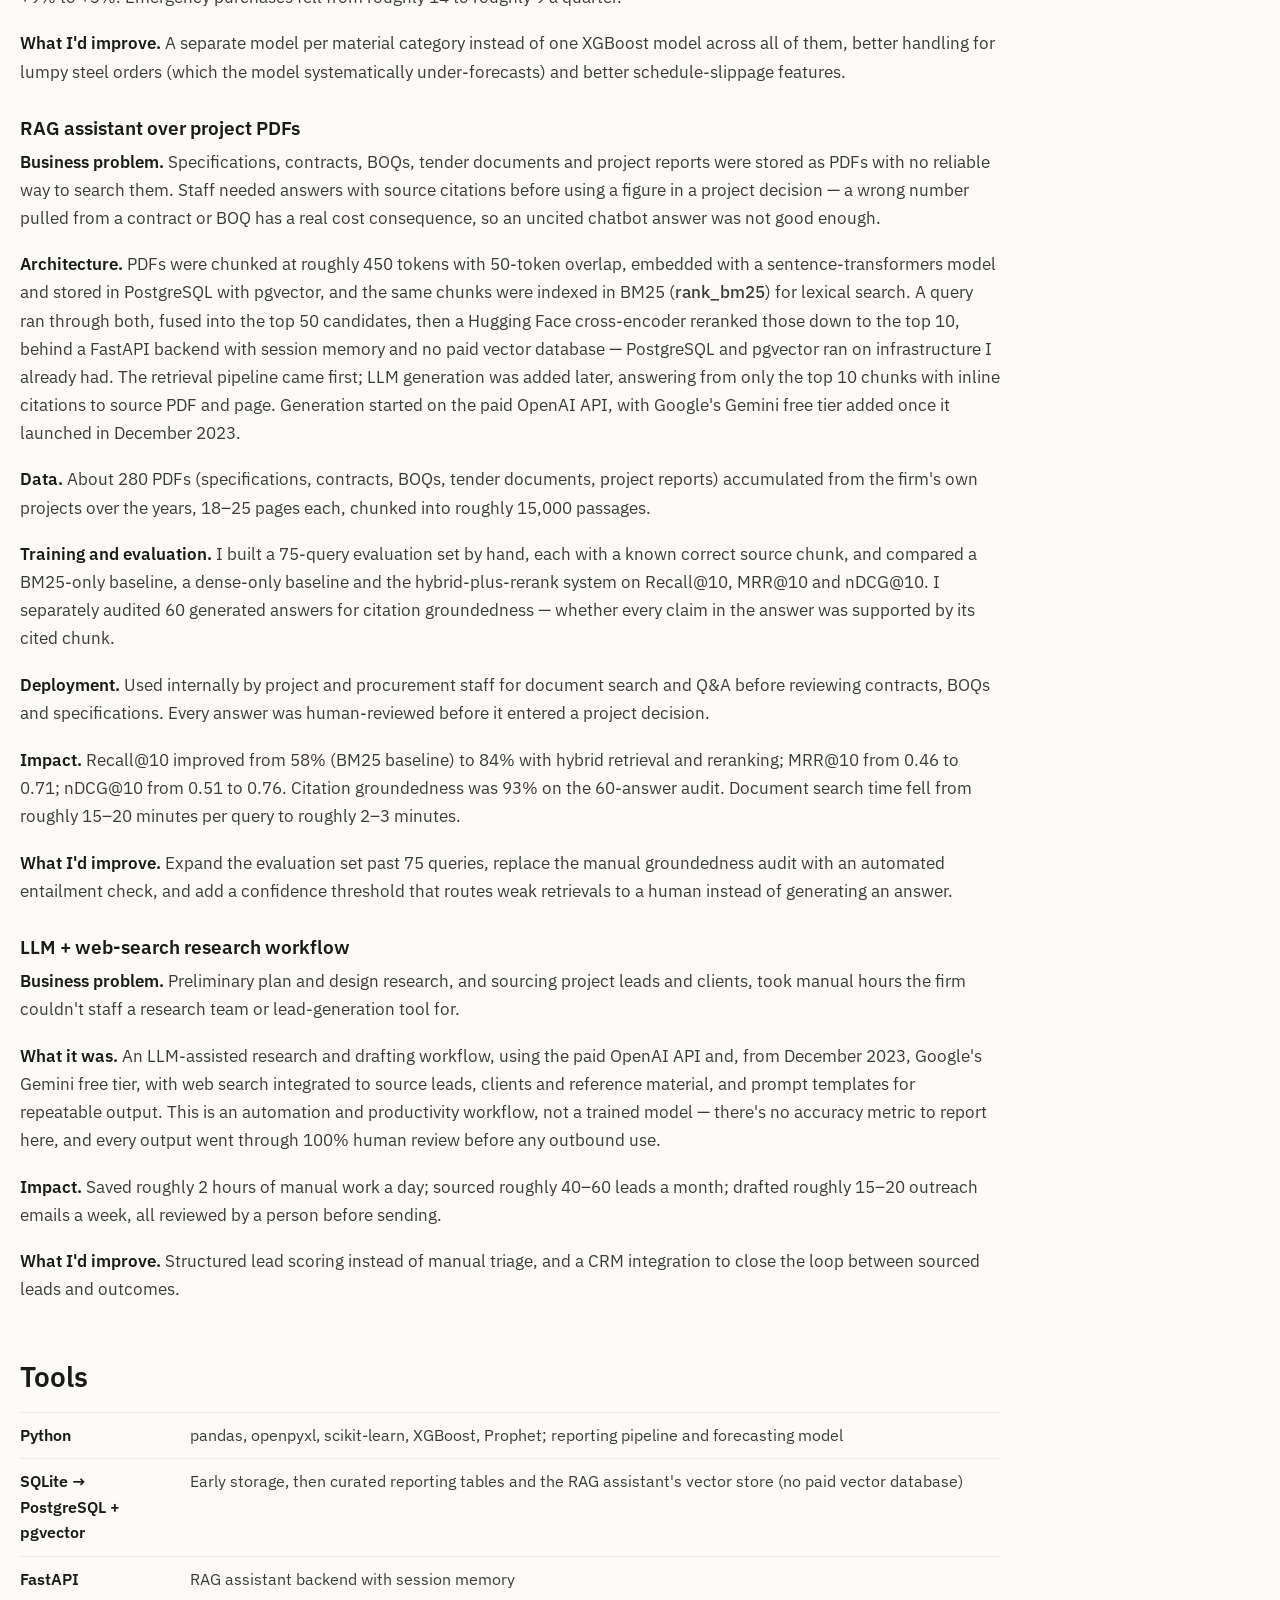
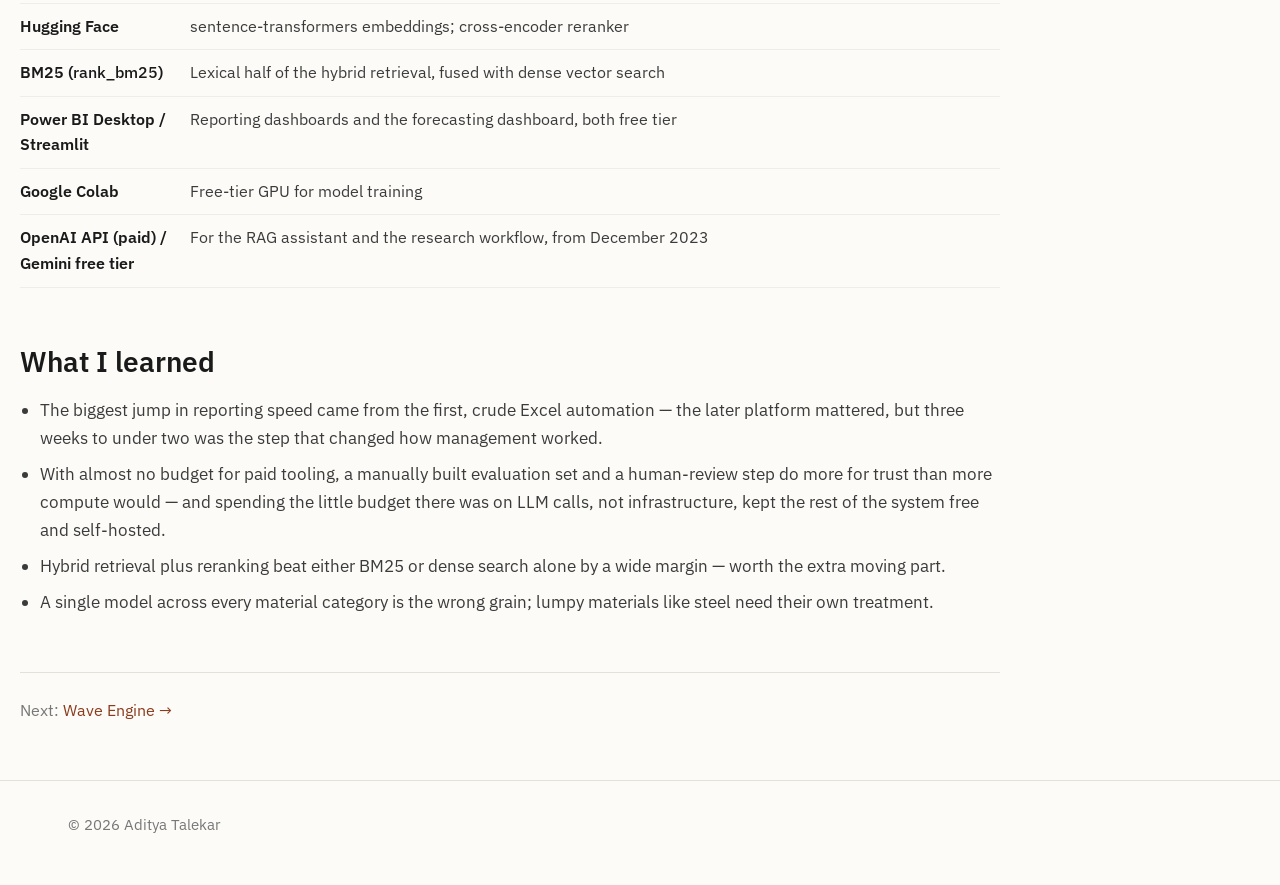
<file: work/talekar-infra.html>
<!doctype html>
<html lang="en">
<head>
  <meta charset="utf-8">
  <meta name="viewport" content="width=device-width, initial-scale=1">
  <title>AI Engineer (Project Engineer), Talekar Infra — Aditya Talekar</title>
  <meta name="description" content="Four and a half years at a small construction firm with almost no data or AI budget: from a three-week Excel consolidation to a PostgreSQL + Power BI reporting platform, a demand-forecasting model and a citation-grounded RAG assistant.">
  <meta name="author" content="Aditya Talekar">
  <link rel="canonical" href="https://adityatalekar.github.io/AdityaTalekarPortfolio/work/talekar-infra.html">
  <meta property="og:type" content="website">
  <meta property="og:title" content="AI Engineer (Project Engineer), Talekar Infra — Aditya Talekar">
  <meta property="og:description" content="Four and a half years at a small construction firm with almost no data or AI budget: from a three-week Excel consolidation to a PostgreSQL + Power BI reporting platform, a demand-forecasting model and a citation-grounded RAG assistant.">
  <meta property="og:url" content="https://adityatalekar.github.io/AdityaTalekarPortfolio/work/talekar-infra.html">
  <meta property="og:image" content="https://adityatalekar.github.io/AdityaTalekarPortfolio/assets/img/og.png">
  <link rel="icon" href="../assets/favicon.svg" type="image/svg+xml">
  <link rel="preconnect" href="https://fonts.googleapis.com"><link rel="preconnect" href="https://fonts.gstatic.com" crossorigin><link rel="stylesheet" href="https://fonts.googleapis.com/css2?family=IBM+Plex+Sans:ital,wght@0,400;0,500;0,600;1,400&display=swap">
  <link rel="stylesheet" href="../assets/css/site.css?v=1791864038">
</head>
<body data-base="../">
<a class="skip" href="#main">Skip to content</a>
<header class="site-head"><div class="col"><a class="name" href="../index.html">← Aditya Talekar</a><nav aria-label="Site"><a href="../index.html">Home</a><a href="../index.html#experience">Experience</a><a href="../index.html#projects">Projects</a><a href="#" data-doc="resume">Résumé</a></nav></div></header>
<main id="main">
  <div class="col page-head">
    <div class="kind">Experience</div>
    <h1>AI Engineer (Project Engineer), Talekar Infra</h1>
    <p class="sub">Four and a half years at a small construction firm with almost no data or AI budget: from a three-week Excel consolidation to a PostgreSQL + Power BI reporting platform, a demand-forecasting model and a citation-grounded RAG assistant.</p>
    <dl class="facts"><div><dt>Company</dt><dd>Talekar Infra LLP, Pune (6–8 active projects by 2022, team of 10)</dd></div><div><dt>Timeline</dt><dd>January 2020 to July 2024</dd></div><div><dt>Role</dt><dd>Managed a 10-person site team; did all technical work myself — data, billing and software</dd></div><div><dt>Tools</dt><dd>Python, PostgreSQL, Power BI, pgvector, FastAPI, Hugging Face, Google Colab, paid and free-tier LLM APIs</dd></div></dl>
    <div class="results"><div><b>1 month to 1 week</b><span>report turnaround, cumulative 2020–2023</span></div><div><b>58% to 84%</b><span>Recall@10 on the RAG assistant</span></div><div><b>44% to 26%</b><span>forecast MAPE vs. moving average</span></div><div><b>10</b><span>people managed</span></div></div>
    <ul class="toc" aria-label="On this page"><li><a href="#stage-1">Stage 1: Data Engineer / Project Engineer</a></li><li><a href="#excel">Excel consolidation automation</a></li><li><a href="#platform">Reporting platform</a></li><li><a href="#stage-2">Stage 2: AI Engineer / Project Engineer</a></li><li><a href="#forecasting">Material demand forecasting</a></li><li><a href="#rag">RAG assistant over project PDFs</a></li><li><a href="#research-workflow">LLM + web-search research workflow</a></li><li><a href="#tools">Tools</a></li><li><a href="#what-i-learned">What I learned</a></li></ul>
  </div>
  <article class="col body">
    <p class="note"><b>The constraint that shaped everything here</b>Talekar Infra is a small firm: 6–8 active projects by 2022, a team of about 10 on site, and no enterprise data platform, no BI licence and no dedicated AI budget. I managed that team while doing all the technical work myself — data, billing and the software underneath both. Almost everything below ran on free or open-source tooling and self-hosted infrastructure — Python, PostgreSQL, Power BI Desktop, Google Colab's free GPU, FastAPI, pgvector and Hugging Face — with a small, deliberate amount of paid LLM API spend where a free tier genuinely couldn't do the job. I left in July 2024 to complete a Master's in Data Science and AI at Queen Mary University of London; everything after that sits elsewhere in this portfolio.</p>

    <h2 id="stage-1">Stage 1: Data Engineer / Project Engineer <span class="when-inline">(January 2020 to January 2023)</span></h2><p>This phase grew in two steps: a first, basic automation of the monthly Excel consolidation, then a full PostgreSQL and Power BI reporting platform once the firm's project count and data volume grew.</p>

    <h3 id="excel">Excel consolidation automation</h3>
    <p><b>Business problem.</b> Monthly progress and cost reports were assembled by hand from 2–3 site registers and supplier invoice files kept in Excel. Consolidation took three to four weeks because of inconsistent naming, mixed units and duplicate rows across files, so reports often reached management after decisions had already been made.</p>
    <p><b>Architecture.</b> Python scripts read the Excel site registers, purchase orders and invoice files. Data landed in an early SQLite database, which I migrated to PostgreSQL in 2021 as volume grew. Cleaning covered deduplication, unit normalisation and simple site/material mapping, with null and duplicate checks and basic reconciliation against invoice totals before anything went out. Output was formatted Excel exports, then early Power BI Desktop views, run on a cron/Task Scheduler job before monthly reviews.</p>
    <p><b>Data.</b> 2–3 active projects, about 8 material categories, roughly 10,000 rows processed across registers and invoices, consolidated monthly with ad-hoc checks in between.</p>
    <p><b>Training/evaluation.</b> None — this is data engineering, not a model.</p>
    <p><b>Deployment.</b> Monthly management reviews, using cleaned data instead of hand-consolidated spreadsheets.</p>
    <p><b>Impact.</b> Report turnaround fell from about three to four weeks to about one to two weeks, and manual consolidation time fell from about 20 to about 8 hours a month.</p>
    <p><b>What I'd improve.</b> Move from SQLite to a proper relational database sooner, introduce a site/material master table to stop name drift at the source, and add a simple validation report for management before publishing.</p>

    <h3 id="platform">Reporting platform</h3>
    <p><b>Business problem.</b> As the firm grew to 6–8 active projects and 28 material categories, the early scripts weren't enough. Reporting needed a curated layer with joins across cost, quantity and progress, reconciled against purchase orders and invoices, with dashboards the team could open themselves instead of waiting for an exported report.</p>
    <p><b>Architecture.</b> Python scripts ingested Excel/CSV exports from site registers, purchase orders, invoices and BOQs into a local staging folder and a <code>raw_*</code> schema in PostgreSQL. Cleaning, deduplication, unit normalisation, site/material mapping and joins fed <code>curated_*</code> tables (projects, sites, materials, purchase_orders, invoices, consumption, progress_updates), with null checks, duplicate checks and reconciliation against PO/invoice totals before publication. Power BI Desktop dashboards and scheduled Excel exports served the result, on a weekly cron/Task Scheduler batch.</p>
    <p><b>Data.</b> 6–8 active projects, 28 material categories, about 72,000 curated rows cumulative over three years, roughly 40–60 rows ingested a day.</p>
    <p><b>Training/evaluation.</b> None — data engineering and reporting automation, not a model.</p>
    <p><b>Deployment.</b> Weekly and monthly project reviews; site and procurement teams checked cost vs. budget, quantity variance and progress against plan directly in Power BI, with reports exported for management.</p>
    <p><b>Impact.</b> Report turnaround fell from about two weeks to about one week, reporting hours from about 25 to about 6 a week, and manual reconciliation from about 12 to about 3 hours a week, while I managed a team of about 10. Taken together with the earlier Excel automation, the cumulative 2020–2023 improvement took monthly reporting from about one month to about one week.</p>
    <p><b>What I'd improve.</b> Incremental ingestion with proper audit columns, a dbt-style transformation layer for clearer lineage, and automated alerts when site entries diverge from PO totals past a threshold.</p>

    <h2 id="stage-2">Stage 2: AI Engineer / Project Engineer <span class="when-inline">(February 2023 to July 2024)</span></h2><p>I moved into an AI engineering role in February 2023. My first AI project was a classical ML forecasting model with no LLM involved, trained and run entirely on free, self-hosted tooling. From there I built a citation-grounded RAG assistant and an LLM-plus-web-search research workflow — the retrieval, storage and serving infrastructure for both stayed free and self-hosted, with a small amount of paid LLM API spend for generation, supplemented by Google's free-tier Gemini API once it launched in December 2023. As project engineer I also owned scoping, success metrics, evaluation design, stakeholder coordination and handover for this work.</p>

    <h3 id="forecasting">Material demand forecasting</h3>
    <p><b>Business problem.</b> Procurement ordered materials reactively, causing emergency purchases and occasional stockouts. With three years of clean consumption data now available from the reporting platform, there was an opportunity to forecast weekly demand by project and material — this was my first AI project, and it used no LLM.</p>
    <p><b>Architecture and data.</b> Trained on about 55,000 site consumption records from 2020–2022 (purchase orders, invoices, project phase, schedule), with lag consumption, rolling averages, project phase, schedule slippage, lead time and seasonality as features. Split by time: trained on 2020–2022, validated on 2023 H1, tested on 2023 H2.</p>
    <p><b>Training and evaluation.</b> Compared a moving-average and naive-last-period baseline against linear regression, XGBoost and Prophet, trained on Google Colab's free GPU and local CPU, evaluated on MAPE, MAE, RMSE and forecast bias.</p>
    <p><b>Deployment.</b> XGBoost was the best performer and ran as a weekly batch job feeding a Power BI/Streamlit dashboard for procurement review, with human override and a reason code recorded for every override.</p>
    <p><b>Impact.</b> MAPE improved from 44% (moving average) to 26% on the held-out 2023 H2 test period, with forecast bias down from +9% to +3%. Emergency purchases fell from roughly 14 to roughly 9 a quarter.</p>
    <p><b>What I'd improve.</b> A separate model per material category instead of one XGBoost model across all of them, better handling for lumpy steel orders (which the model systematically under-forecasts) and better schedule-slippage features.</p>

    <h3 id="rag">RAG assistant over project PDFs</h3>
    <p><b>Business problem.</b> Specifications, contracts, BOQs, tender documents and project reports were stored as PDFs with no reliable way to search them. Staff needed answers with source citations before using a figure in a project decision — a wrong number pulled from a contract or BOQ has a real cost consequence, so an uncited chatbot answer was not good enough.</p>
    <p><b>Architecture.</b> PDFs were chunked at roughly 450 tokens with 50-token overlap, embedded with a sentence-transformers model and stored in PostgreSQL with pgvector, and the same chunks were indexed in BM25 (<code>rank_bm25</code>) for lexical search. A query ran through both, fused into the top 50 candidates, then a Hugging Face cross-encoder reranked those down to the top 10, behind a FastAPI backend with session memory and no paid vector database — PostgreSQL and pgvector ran on infrastructure I already had. The retrieval pipeline came first; LLM generation was added later, answering from only the top 10 chunks with inline citations to source PDF and page. Generation started on the paid OpenAI API, with Google's Gemini free tier added once it launched in December 2023.</p>
    <p><b>Data.</b> About 280 PDFs (specifications, contracts, BOQs, tender documents, project reports) accumulated from the firm's own projects over the years, 18–25 pages each, chunked into roughly 15,000 passages.</p>
    <p><b>Training and evaluation.</b> I built a 75-query evaluation set by hand, each with a known correct source chunk, and compared a BM25-only baseline, a dense-only baseline and the hybrid-plus-rerank system on Recall@10, MRR@10 and nDCG@10. I separately audited 60 generated answers for citation groundedness — whether every claim in the answer was supported by its cited chunk.</p>
    <p><b>Deployment.</b> Used internally by project and procurement staff for document search and Q&amp;A before reviewing contracts, BOQs and specifications. Every answer was human-reviewed before it entered a project decision.</p>
    <p><b>Impact.</b> Recall@10 improved from 58% (BM25 baseline) to 84% with hybrid retrieval and reranking; MRR@10 from 0.46 to 0.71; nDCG@10 from 0.51 to 0.76. Citation groundedness was 93% on the 60-answer audit. Document search time fell from roughly 15–20 minutes per query to roughly 2–3 minutes.</p>
    <p><b>What I'd improve.</b> Expand the evaluation set past 75 queries, replace the manual groundedness audit with an automated entailment check, and add a confidence threshold that routes weak retrievals to a human instead of generating an answer.</p>

    <h3 id="research-workflow">LLM + web-search research workflow</h3>
    <p><b>Business problem.</b> Preliminary plan and design research, and sourcing project leads and clients, took manual hours the firm couldn't staff a research team or lead-generation tool for.</p>
    <p><b>What it was.</b> An LLM-assisted research and drafting workflow, using the paid OpenAI API and, from December 2023, Google's Gemini free tier, with web search integrated to source leads, clients and reference material, and prompt templates for repeatable output. This is an automation and productivity workflow, not a trained model — there's no accuracy metric to report here, and every output went through 100% human review before any outbound use.</p>
    <p><b>Impact.</b> Saved roughly 2 hours of manual work a day; sourced roughly 40–60 leads a month; drafted roughly 15–20 outreach emails a week, all reviewed by a person before sending.</p>
    <p><b>What I'd improve.</b> Structured lead scoring instead of manual triage, and a CRM integration to close the loop between sourced leads and outcomes.</p>

    <h2 id="tools">Tools</h2><table><tbody><tr><th>Python</th><td>pandas, openpyxl, scikit-learn, XGBoost, Prophet; reporting pipeline and forecasting model</td></tr><tr><th>SQLite → PostgreSQL + pgvector</th><td>Early storage, then curated reporting tables and the RAG assistant's vector store (no paid vector database)</td></tr><tr><th>FastAPI</th><td>RAG assistant backend with session memory</td></tr><tr><th>Hugging Face</th><td>sentence-transformers embeddings; cross-encoder reranker</td></tr><tr><th>BM25 (<code>rank_bm25</code>)</th><td>Lexical half of the hybrid retrieval, fused with dense vector search</td></tr><tr><th>Power BI Desktop / Streamlit</th><td>Reporting dashboards and the forecasting dashboard, both free tier</td></tr><tr><th>Google Colab</th><td>Free-tier GPU for model training</td></tr><tr><th>OpenAI API (paid) / Gemini free tier</th><td>For the RAG assistant and the research workflow, from December 2023</td></tr></tbody></table>
    <h2 id="what-i-learned">What I learned</h2><ul><li>The biggest jump in reporting speed came from the first, crude Excel automation — the later platform mattered, but three weeks to under two was the step that changed how management worked.</li><li>With almost no budget for paid tooling, a manually built evaluation set and a human-review step do more for trust than more compute would — and spending the little budget there was on LLM calls, not infrastructure, kept the rest of the system free and self-hosted.</li><li>Hybrid retrieval plus reranking beat either BM25 or dense search alone by a wide margin — worth the extra moving part.</li><li>A single model across every material category is the wrong grain; lumpy materials like steel need their own treatment.</li></ul>
    <a class="next" href="wave-engine.html"><span>Next:</span> Wave Engine →</a>
  </article>
</main>
<footer class="site-foot"><div class="col">© 2026 Aditya Talekar</div></footer>
<script src="../assets/js/site.js?v=1791864038" defer></script>
</body>
</html>
</file>
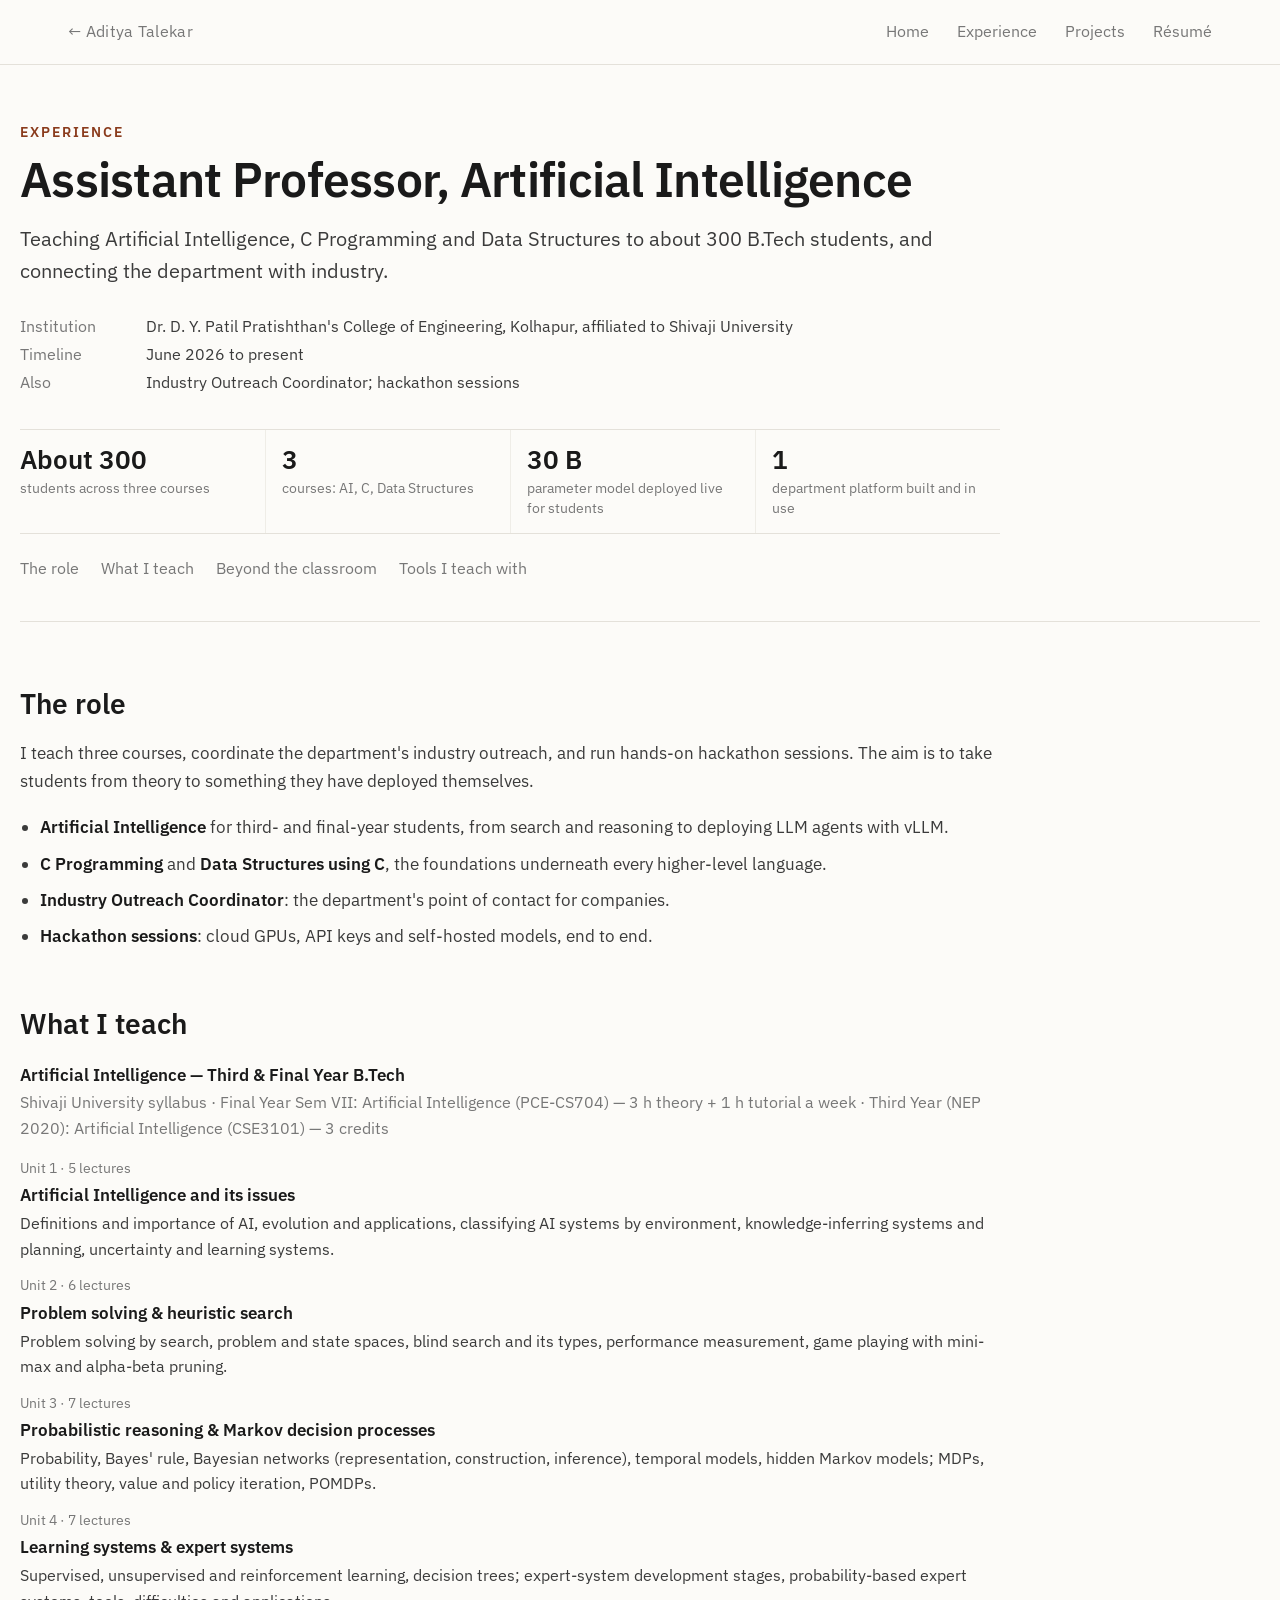
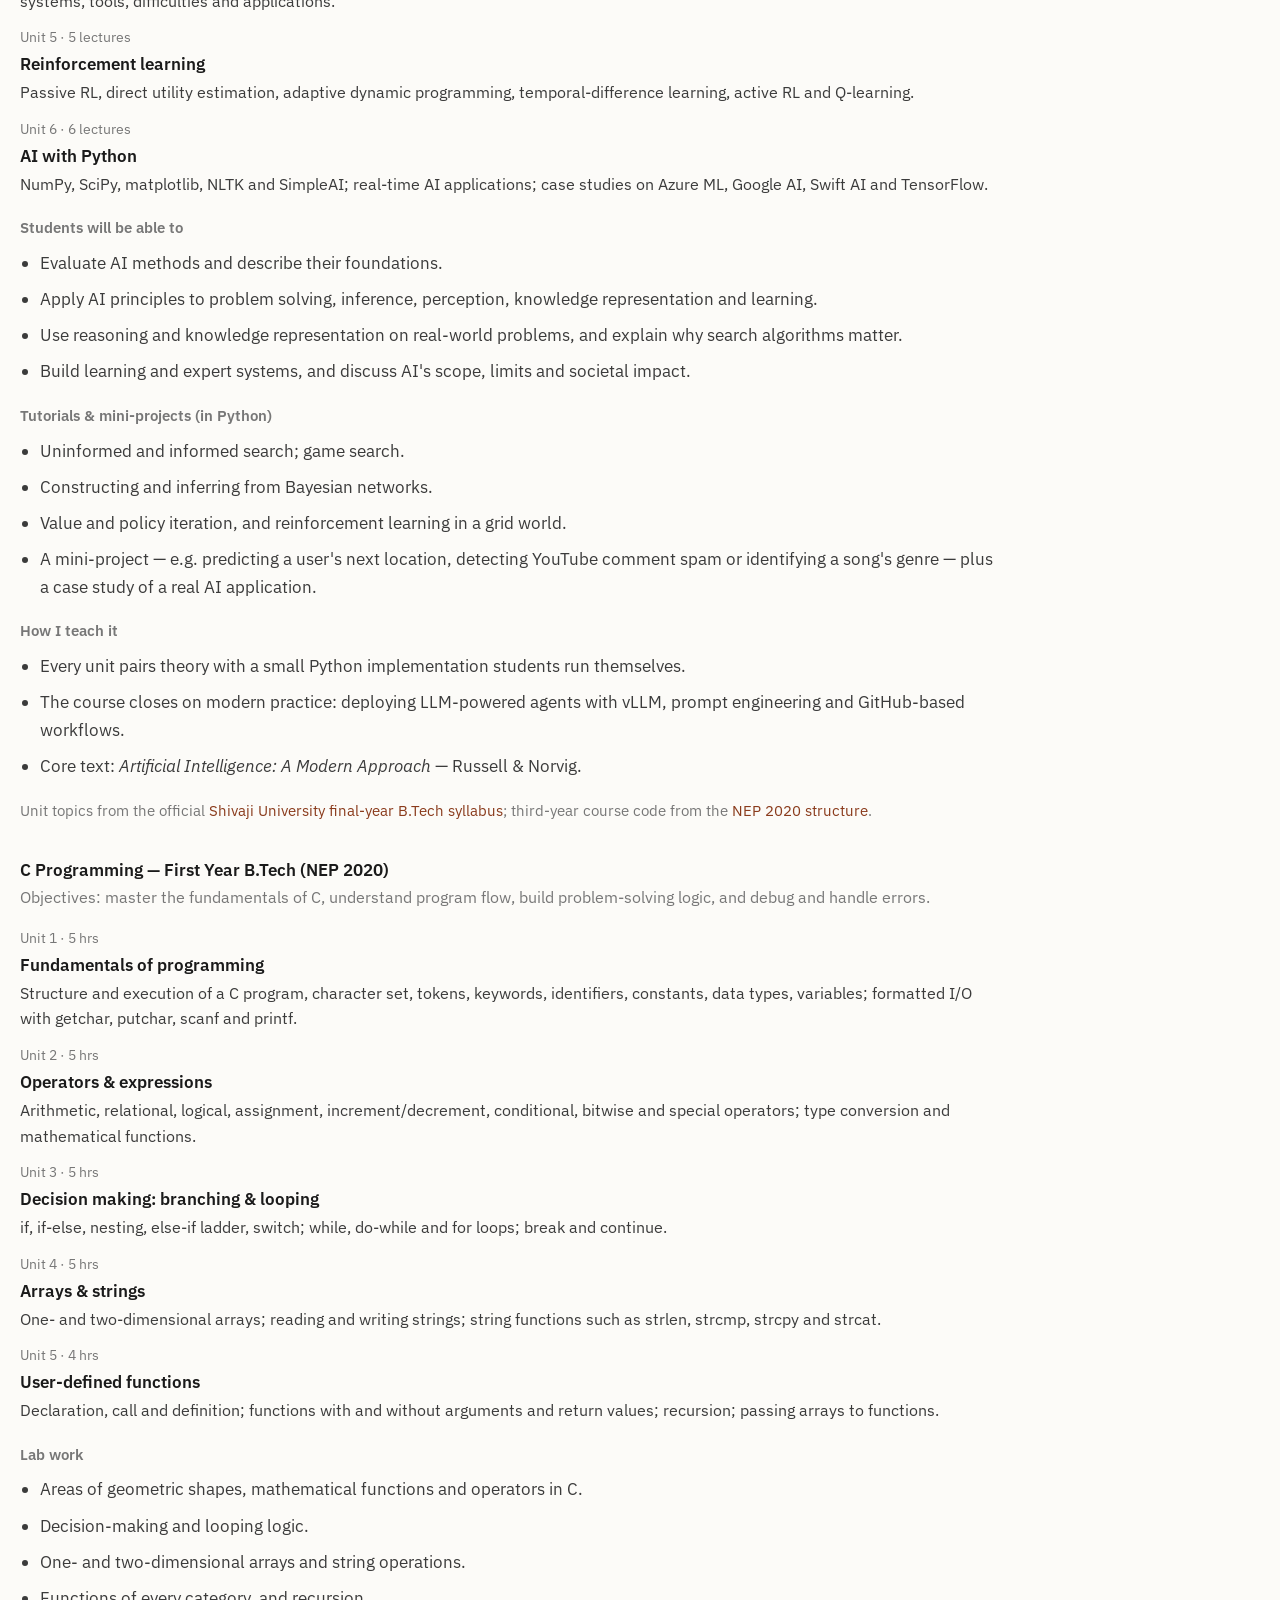
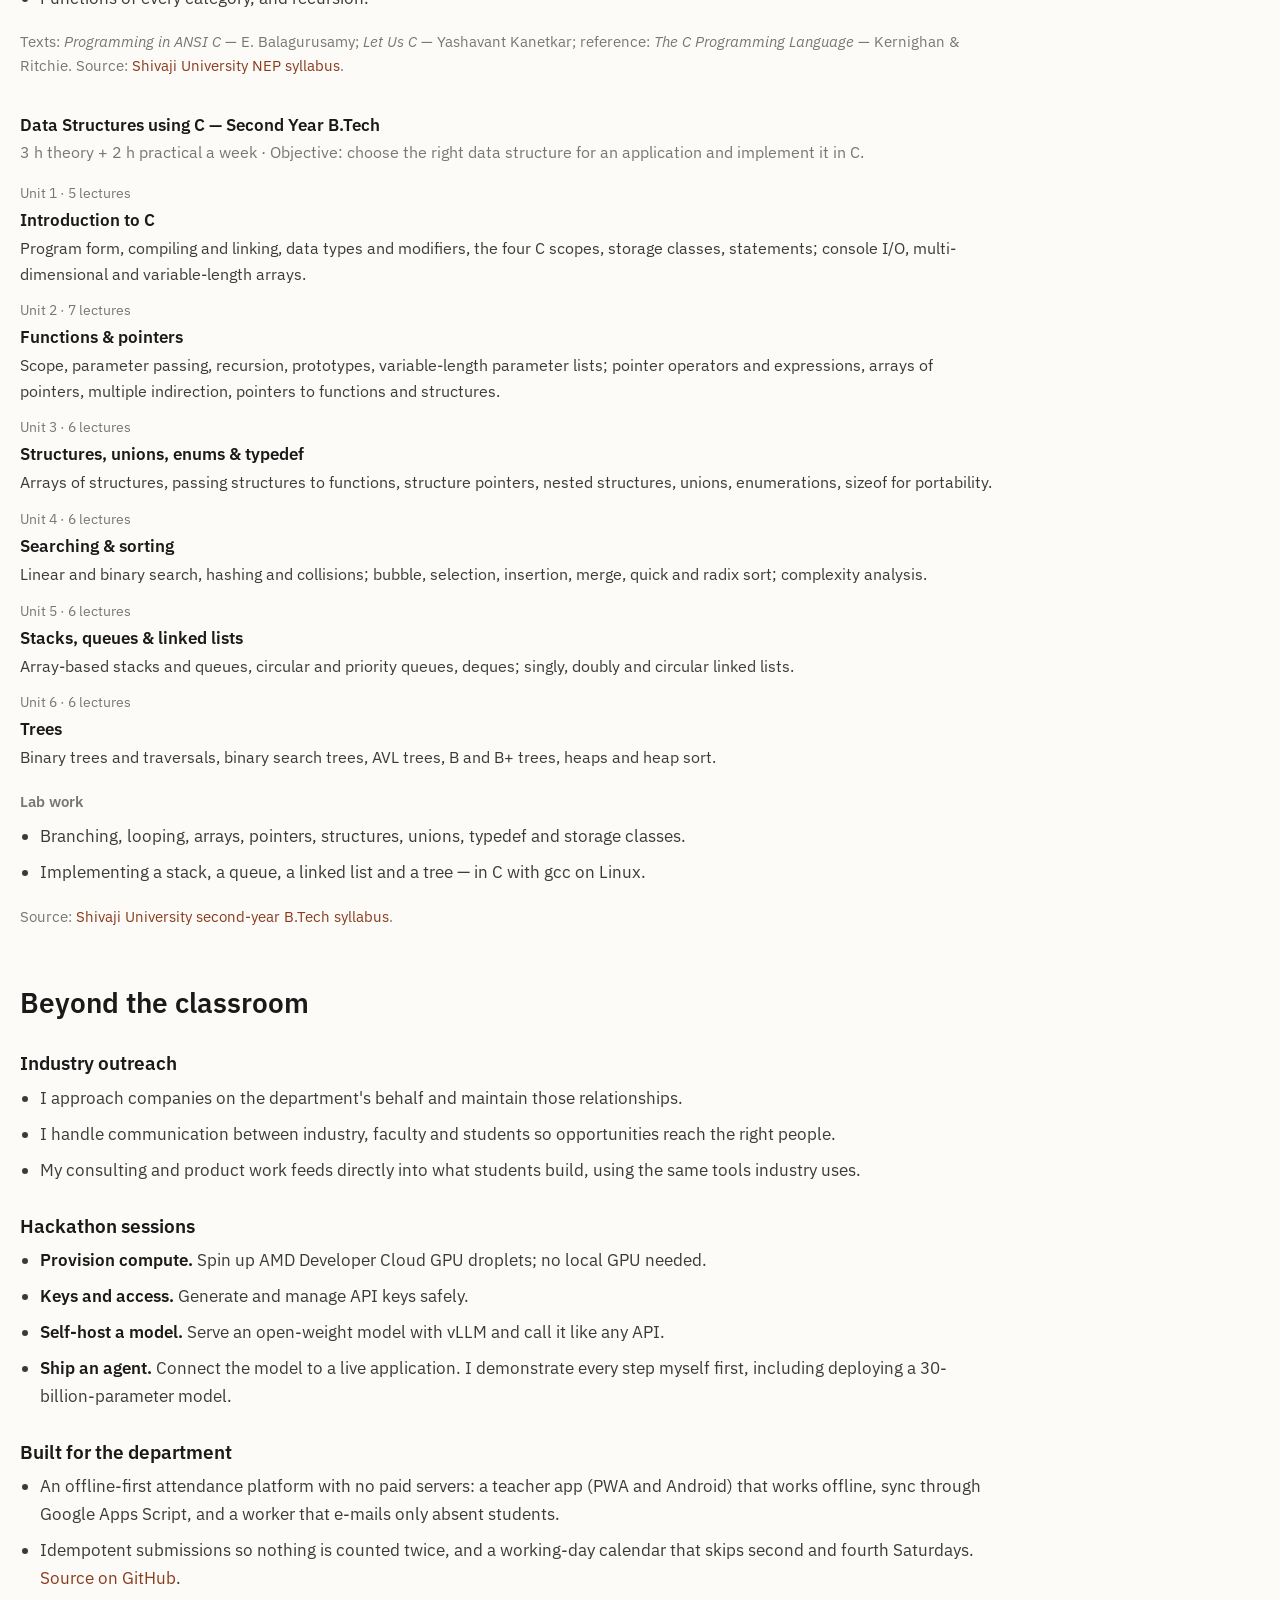
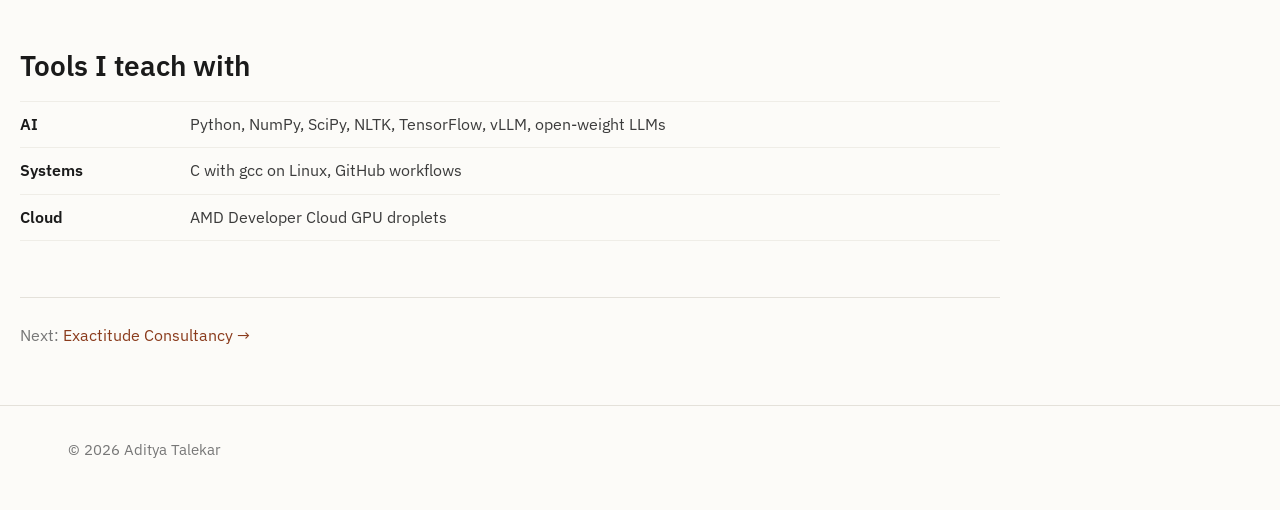
<file: work/teaching.html>
<!doctype html>
<html lang="en">
<head>
  <meta charset="utf-8">
  <meta name="viewport" content="width=device-width, initial-scale=1">
  <title>Assistant Professor, Artificial Intelligence — Aditya Talekar</title>
  <meta name="description" content="Teaching Artificial Intelligence, C Programming and Data Structures to about 300 B.Tech students, and connecting the department with industry.">
  <meta name="author" content="Aditya Talekar">
  <link rel="canonical" href="https://adityatalekar.github.io/AdityaTalekarPortfolio/work/teaching.html">
  <meta property="og:type" content="website">
  <meta property="og:title" content="Assistant Professor, Artificial Intelligence — Aditya Talekar">
  <meta property="og:description" content="Teaching Artificial Intelligence, C Programming and Data Structures to about 300 B.Tech students, and connecting the department with industry.">
  <meta property="og:url" content="https://adityatalekar.github.io/AdityaTalekarPortfolio/work/teaching.html">
  <meta property="og:image" content="https://adityatalekar.github.io/AdityaTalekarPortfolio/assets/img/og.png">
  <link rel="icon" href="../assets/favicon.svg" type="image/svg+xml">
  <link rel="preconnect" href="https://fonts.googleapis.com"><link rel="preconnect" href="https://fonts.gstatic.com" crossorigin><link rel="stylesheet" href="https://fonts.googleapis.com/css2?family=IBM+Plex+Sans:ital,wght@0,400;0,500;0,600;1,400&display=swap">
  <link rel="stylesheet" href="../assets/css/site.css?v=1791864038">
</head>
<body data-base="../">
<a class="skip" href="#main">Skip to content</a>
<header class="site-head"><div class="col"><a class="name" href="../index.html">← Aditya Talekar</a><nav aria-label="Site"><a href="../index.html">Home</a><a href="../index.html#experience">Experience</a><a href="../index.html#projects">Projects</a><a href="#" data-doc="resume">Résumé</a></nav></div></header>
<main id="main">
  <div class="col page-head">
    <div class="kind">Experience</div>
    <h1>Assistant Professor, Artificial Intelligence</h1>
    <p class="sub">Teaching Artificial Intelligence, C Programming and Data Structures to about 300 B.Tech students, and connecting the department with industry.</p>
    <dl class="facts"><div><dt>Institution</dt><dd>Dr. D. Y. Patil Pratishthan's College of Engineering, Kolhapur, affiliated to Shivaji University</dd></div><div><dt>Timeline</dt><dd>June 2026 to present</dd></div><div><dt>Also</dt><dd>Industry Outreach Coordinator; hackathon sessions</dd></div></dl>
    <div class="results"><div><b>About 300</b><span>students across three courses</span></div><div><b>3</b><span>courses: AI, C, Data Structures</span></div><div><b>30 B</b><span>parameter model deployed live for students</span></div><div><b>1</b><span>department platform built and in use</span></div></div>
    <ul class="toc" aria-label="On this page"><li><a href="#the-role">The role</a></li><li><a href="#what-i-teach">What I teach</a></li><li><a href="#beyond-the-classroom">Beyond the classroom</a></li><li><a href="#tools-i-teach-with">Tools I teach with</a></li></ul>
  </div>
  <article class="col body">
    <h2 id="the-role">The role</h2><p>I teach three courses, coordinate the department's industry outreach, and run hands-on hackathon sessions. The aim is to take students from theory to something they have deployed themselves.</p><ul><li><b>Artificial Intelligence</b> for third- and final-year students, from search and reasoning to deploying LLM agents with vLLM.</li><li><b>C Programming</b> and <b>Data Structures using C</b>, the foundations underneath every higher-level language.</li><li><b>Industry Outreach Coordinator</b>: the department's point of contact for companies.</li><li><b>Hackathon sessions</b>: cloud GPUs, API keys and self-hosted models, end to end.</li></ul><h2 id="what-i-teach">What I teach</h2><div class="course"><h4>Artificial Intelligence — Third &amp; Final Year B.Tech</h4>
              <p class="meta">Shivaji University syllabus · Final Year Sem VII: Artificial Intelligence (PCE-CS704) — 3 h theory + 1 h tutorial a week · Third Year (NEP 2020): Artificial Intelligence (CSE3101) — 3 credits</p>
              <ul class="units">
                <li class="unit"><span class="u">Unit 1 · 5 lectures</span><b>Artificial Intelligence and its issues</b><p>Definitions and importance of AI, evolution and applications, classifying AI systems by environment, knowledge-inferring systems and planning, uncertainty and learning systems.</p></li>
                <li class="unit"><span class="u">Unit 2 · 6 lectures</span><b>Problem solving &amp; heuristic search</b><p>Problem solving by search, problem and state spaces, blind search and its types, performance measurement, game playing with mini-max and alpha-beta pruning.</p></li>
                <li class="unit"><span class="u">Unit 3 · 7 lectures</span><b>Probabilistic reasoning &amp; Markov decision processes</b><p>Probability, Bayes' rule, Bayesian networks (representation, construction, inference), temporal models, hidden Markov models; MDPs, utility theory, value and policy iteration, POMDPs.</p></li>
                <li class="unit"><span class="u">Unit 4 · 7 lectures</span><b>Learning systems &amp; expert systems</b><p>Supervised, unsupervised and reinforcement learning, decision trees; expert-system development stages, probability-based expert systems, tools, difficulties and applications.</p></li>
                <li class="unit"><span class="u">Unit 5 · 5 lectures</span><b>Reinforcement learning</b><p>Passive RL, direct utility estimation, adaptive dynamic programming, temporal-difference learning, active RL and Q-learning.</p></li>
                <li class="unit"><span class="u">Unit 6 · 6 lectures</span><b>AI with Python</b><p>NumPy, SciPy, matplotlib, NLTK and SimpleAI; real-time AI applications; case studies on Azure ML, Google AI, Swift AI and TensorFlow.</p></li></ul>
              <h5>Students will be able to</h5>
              <ul>
                <li>Evaluate AI methods and describe their foundations.</li>
                <li>Apply AI principles to problem solving, inference, perception, knowledge representation and learning.</li>
                <li>Use reasoning and knowledge representation on real-world problems, and explain why search algorithms matter.</li>
                <li>Build learning and expert systems, and discuss AI's scope, limits and societal impact.</li>
              </ul>
              <h5>Tutorials &amp; mini-projects (in Python)</h5>
              <ul>
                <li>Uninformed and informed search; game search.</li>
                <li>Constructing and inferring from Bayesian networks.</li>
                <li>Value and policy iteration, and reinforcement learning in a grid world.</li>
                <li>A mini-project — e.g. predicting a user's next location, detecting YouTube comment spam or identifying a song's genre — plus a case study of a real AI application.</li>
              </ul>
              <h5>How I teach it</h5>
              <ul>
                <li>Every unit pairs theory with a small Python implementation students run themselves.</li>
                <li>The course closes on modern practice: deploying LLM-powered agents with vLLM, prompt engineering and GitHub-based workflows.</li>
                <li>Core text: <i>Artificial Intelligence: A Modern Approach</i> — Russell &amp; Norvig.</li>
              </ul>
              <p class="panel-note">Unit topics from the official <a href="https://www.unishivaji.ac.in/uploads/syllabus/2021/Syllabus/Engg%20and%20Tech/Off/oct/07102021/CSE-B.%20Tech%20Final%20Year_BTech_Syllabus_Revision_Final%2027%20Sept.pdf" target="_blank" rel="noopener">Shivaji University final-year B.Tech syllabus</a>; third-year course code from the <a href="https://www.unishivaji.ac.in/uploads/bosnew/engineering/Comp%20Sci%20and%20Engg%20B.%20Tech%20FY%20to%20Final%20NEP%20Stucture%20and%20Sem%20I%20&amp;%20II%20Syllabus%202024-25.pdf" target="_blank" rel="noopener">NEP 2020 structure</a>.</p></div><div class="course"><h4>C Programming — First Year B.Tech (NEP 2020)</h4>
              <p class="meta">Objectives: master the fundamentals of C, understand program flow, build problem-solving logic, and debug and handle errors.</p>
              <ul class="units">
                <li class="unit"><span class="u">Unit 1 · 5 hrs</span><b>Fundamentals of programming</b><p>Structure and execution of a C program, character set, tokens, keywords, identifiers, constants, data types, variables; formatted I/O with getchar, putchar, scanf and printf.</p></li>
                <li class="unit"><span class="u">Unit 2 · 5 hrs</span><b>Operators &amp; expressions</b><p>Arithmetic, relational, logical, assignment, increment/decrement, conditional, bitwise and special operators; type conversion and mathematical functions.</p></li>
                <li class="unit"><span class="u">Unit 3 · 5 hrs</span><b>Decision making: branching &amp; looping</b><p>if, if-else, nesting, else-if ladder, switch; while, do-while and for loops; break and continue.</p></li>
                <li class="unit"><span class="u">Unit 4 · 5 hrs</span><b>Arrays &amp; strings</b><p>One- and two-dimensional arrays; reading and writing strings; string functions such as strlen, strcmp, strcpy and strcat.</p></li>
                <li class="unit"><span class="u">Unit 5 · 4 hrs</span><b>User-defined functions</b><p>Declaration, call and definition; functions with and without arguments and return values; recursion; passing arrays to functions.</p></li></ul>
              <h5>Lab work</h5>
              <ul>
                <li>Areas of geometric shapes, mathematical functions and operators in C.</li>
                <li>Decision-making and looping logic.</li>
                <li>One- and two-dimensional arrays and string operations.</li>
                <li>Functions of every category, and recursion.</li>
              </ul>
              <p class="panel-note">Texts: <i>Programming in ANSI C</i> — E. Balagurusamy; <i>Let Us C</i> — Yashavant Kanetkar; reference: <i>The C Programming Language</i> — Kernighan &amp; Ritchie. Source: <a href="https://www.unishivaji.ac.in/uploads/bosnew/engineering/Comp%20Sci%20and%20Engg%20B.%20Tech%20FY%20to%20Final%20NEP%20Stucture%20and%20Sem%20I%20&amp;%20II%20Syllabus%202024-25.pdf" target="_blank" rel="noopener">Shivaji University NEP syllabus</a>.</p></div><div class="course"><h4>Data Structures using C — Second Year B.Tech</h4>
              <p class="meta">3 h theory + 2 h practical a week · Objective: choose the right data structure for an application and implement it in C.</p>
              <ul class="units">
                <li class="unit"><span class="u">Unit 1 · 5 lectures</span><b>Introduction to C</b><p>Program form, compiling and linking, data types and modifiers, the four C scopes, storage classes, statements; console I/O, multi-dimensional and variable-length arrays.</p></li>
                <li class="unit"><span class="u">Unit 2 · 7 lectures</span><b>Functions &amp; pointers</b><p>Scope, parameter passing, recursion, prototypes, variable-length parameter lists; pointer operators and expressions, arrays of pointers, multiple indirection, pointers to functions and structures.</p></li>
                <li class="unit"><span class="u">Unit 3 · 6 lectures</span><b>Structures, unions, enums &amp; typedef</b><p>Arrays of structures, passing structures to functions, structure pointers, nested structures, unions, enumerations, sizeof for portability.</p></li>
                <li class="unit"><span class="u">Unit 4 · 6 lectures</span><b>Searching &amp; sorting</b><p>Linear and binary search, hashing and collisions; bubble, selection, insertion, merge, quick and radix sort; complexity analysis.</p></li>
                <li class="unit"><span class="u">Unit 5 · 6 lectures</span><b>Stacks, queues &amp; linked lists</b><p>Array-based stacks and queues, circular and priority queues, deques; singly, doubly and circular linked lists.</p></li>
                <li class="unit"><span class="u">Unit 6 · 6 lectures</span><b>Trees</b><p>Binary trees and traversals, binary search trees, AVL trees, B and B+ trees, heaps and heap sort.</p></li></ul>
              <h5>Lab work</h5>
              <ul>
                <li>Branching, looping, arrays, pointers, structures, unions, typedef and storage classes.</li>
                <li>Implementing a stack, a queue, a linked list and a tree — in C with gcc on Linux.</li>
              </ul>
              <p class="panel-note">Source: <a href="https://www.unishivaji.ac.in/uploads/syllabus/Inter-Disciplinary%20Studies/May%202022/Second%20Year_B.Tech_CSE(AI%20and%20ML)_Syllabus_2022-23.pdf" target="_blank" rel="noopener">Shivaji University second-year B.Tech syllabus</a>.</p></div><h2 id="beyond-the-classroom">Beyond the classroom</h2><h3>Industry outreach</h3><ul><li>I approach companies on the department's behalf and maintain those relationships.</li><li>I handle communication between industry, faculty and students so opportunities reach the right people.</li><li>My consulting and product work feeds directly into what students build, using the same tools industry uses.</li></ul><h3>Hackathon sessions</h3><ul><li><b>Provision compute.</b> Spin up AMD Developer Cloud GPU droplets; no local GPU needed.</li><li><b>Keys and access.</b> Generate and manage API keys safely.</li><li><b>Self-host a model.</b> Serve an open-weight model with vLLM and call it like any API.</li><li><b>Ship an agent.</b> Connect the model to a live application. I demonstrate every step myself first, including deploying a 30-billion-parameter model.</li></ul><h3>Built for the department</h3><ul><li>An offline-first attendance platform with no paid servers: a teacher app (PWA and Android) that works offline, sync through Google Apps Script, and a worker that e-mails only absent students.</li><li>Idempotent submissions so nothing is counted twice, and a working-day calendar that skips second and fourth Saturdays. <a href="https://github.com/ADITYATALEKAR/attendance-platform" target="_blank" rel="noopener">Source on GitHub</a>.</li></ul><h2 id="tools-i-teach-with">Tools I teach with</h2><table><tbody><tr><th>AI</th><td>Python, NumPy, SciPy, NLTK, TensorFlow, vLLM, open-weight LLMs</td></tr><tr><th>Systems</th><td>C with gcc on Linux, GitHub workflows</td></tr><tr><th>Cloud</th><td>AMD Developer Cloud GPU droplets</td></tr></tbody></table>
    <a class="next" href="exactitude.html"><span>Next:</span> Exactitude Consultancy →</a>
  </article>
</main>
<footer class="site-foot"><div class="col">© 2026 Aditya Talekar</div></footer>
<script src="../assets/js/site.js?v=1791864038" defer></script>
</body>
</html>
</file>
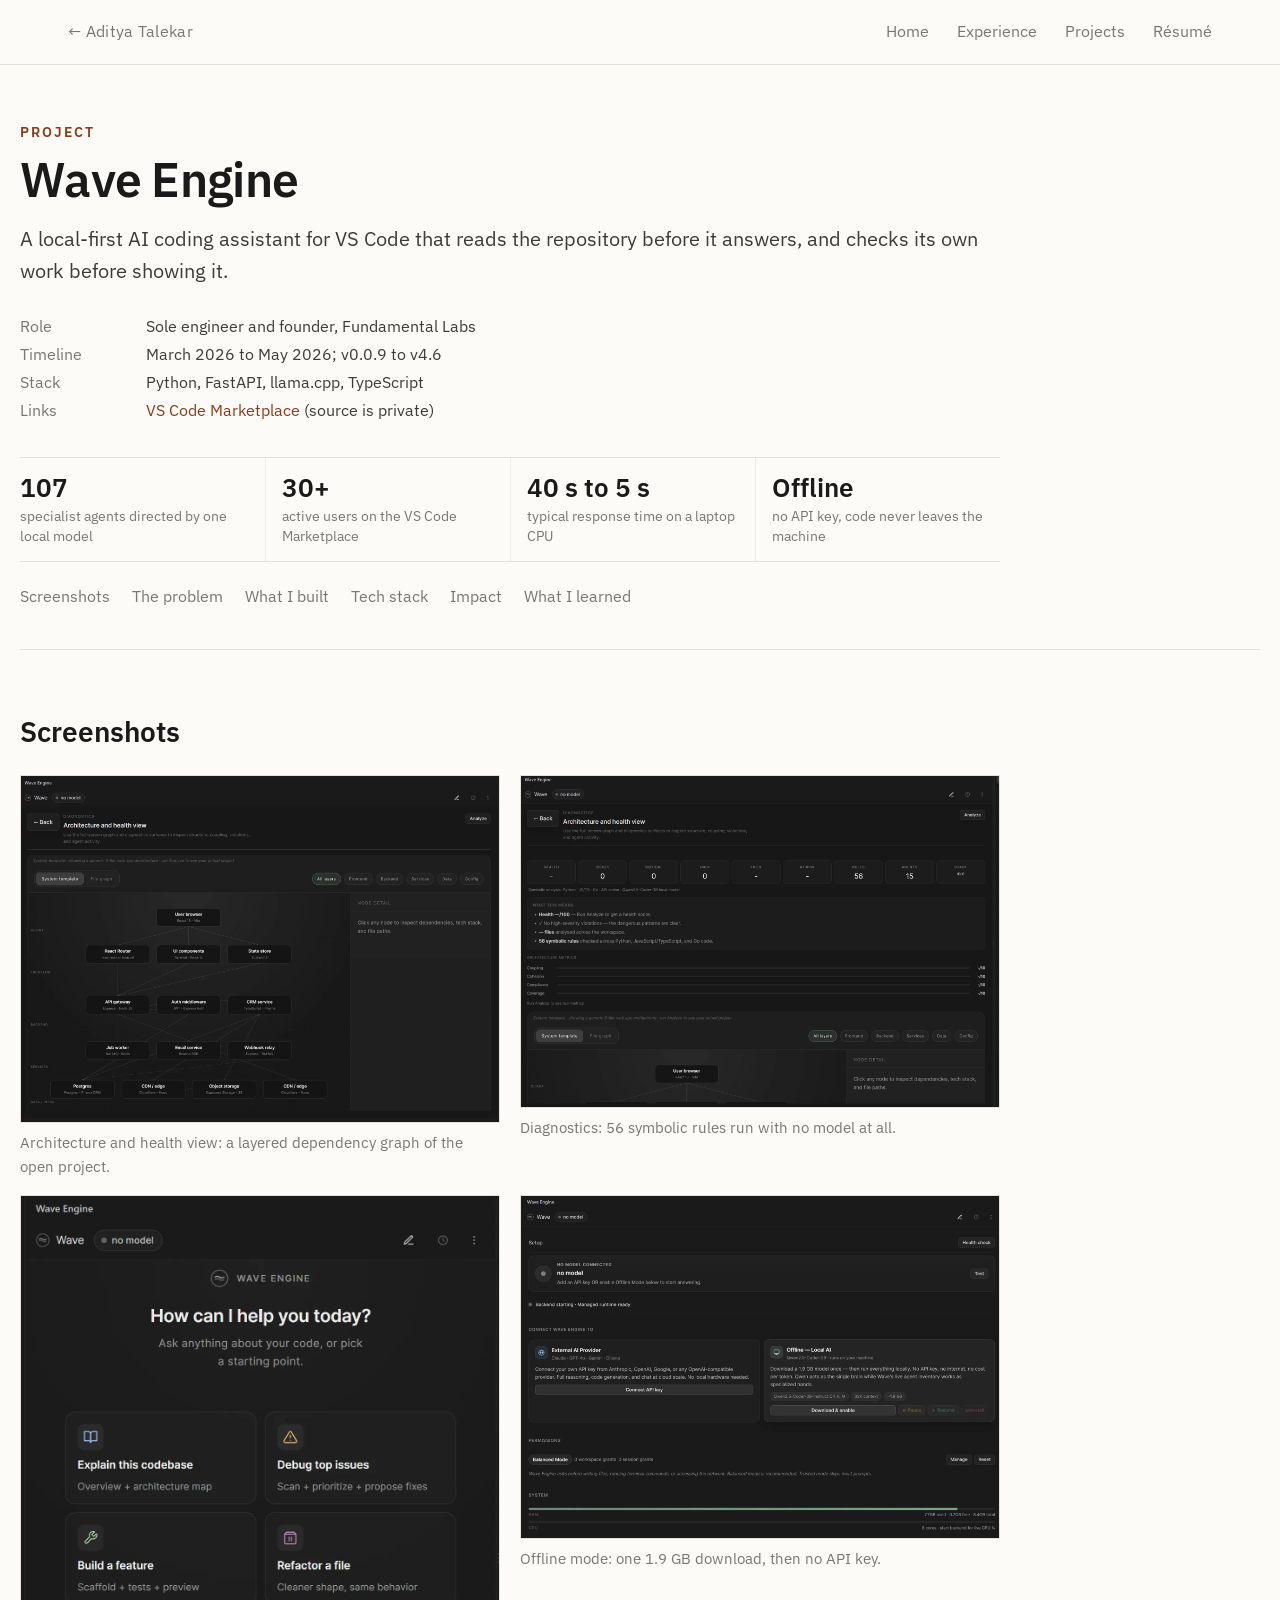
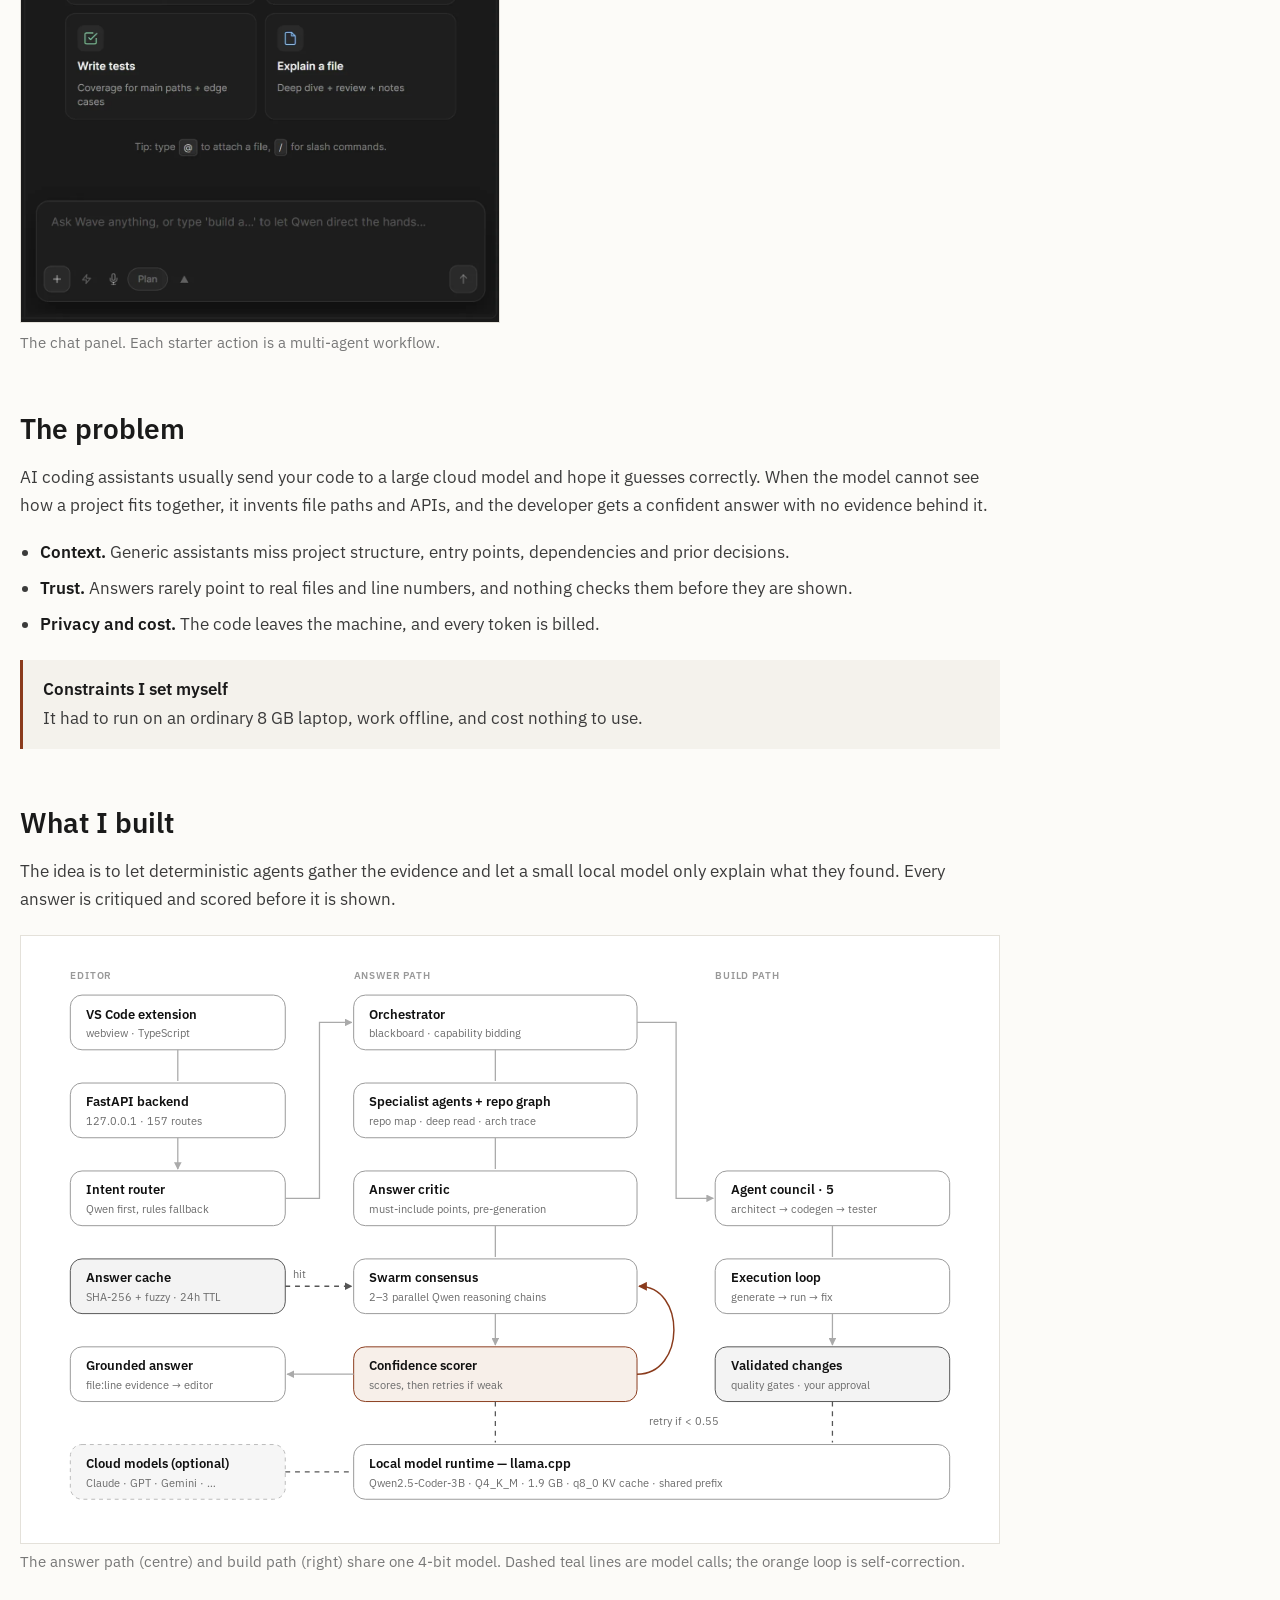
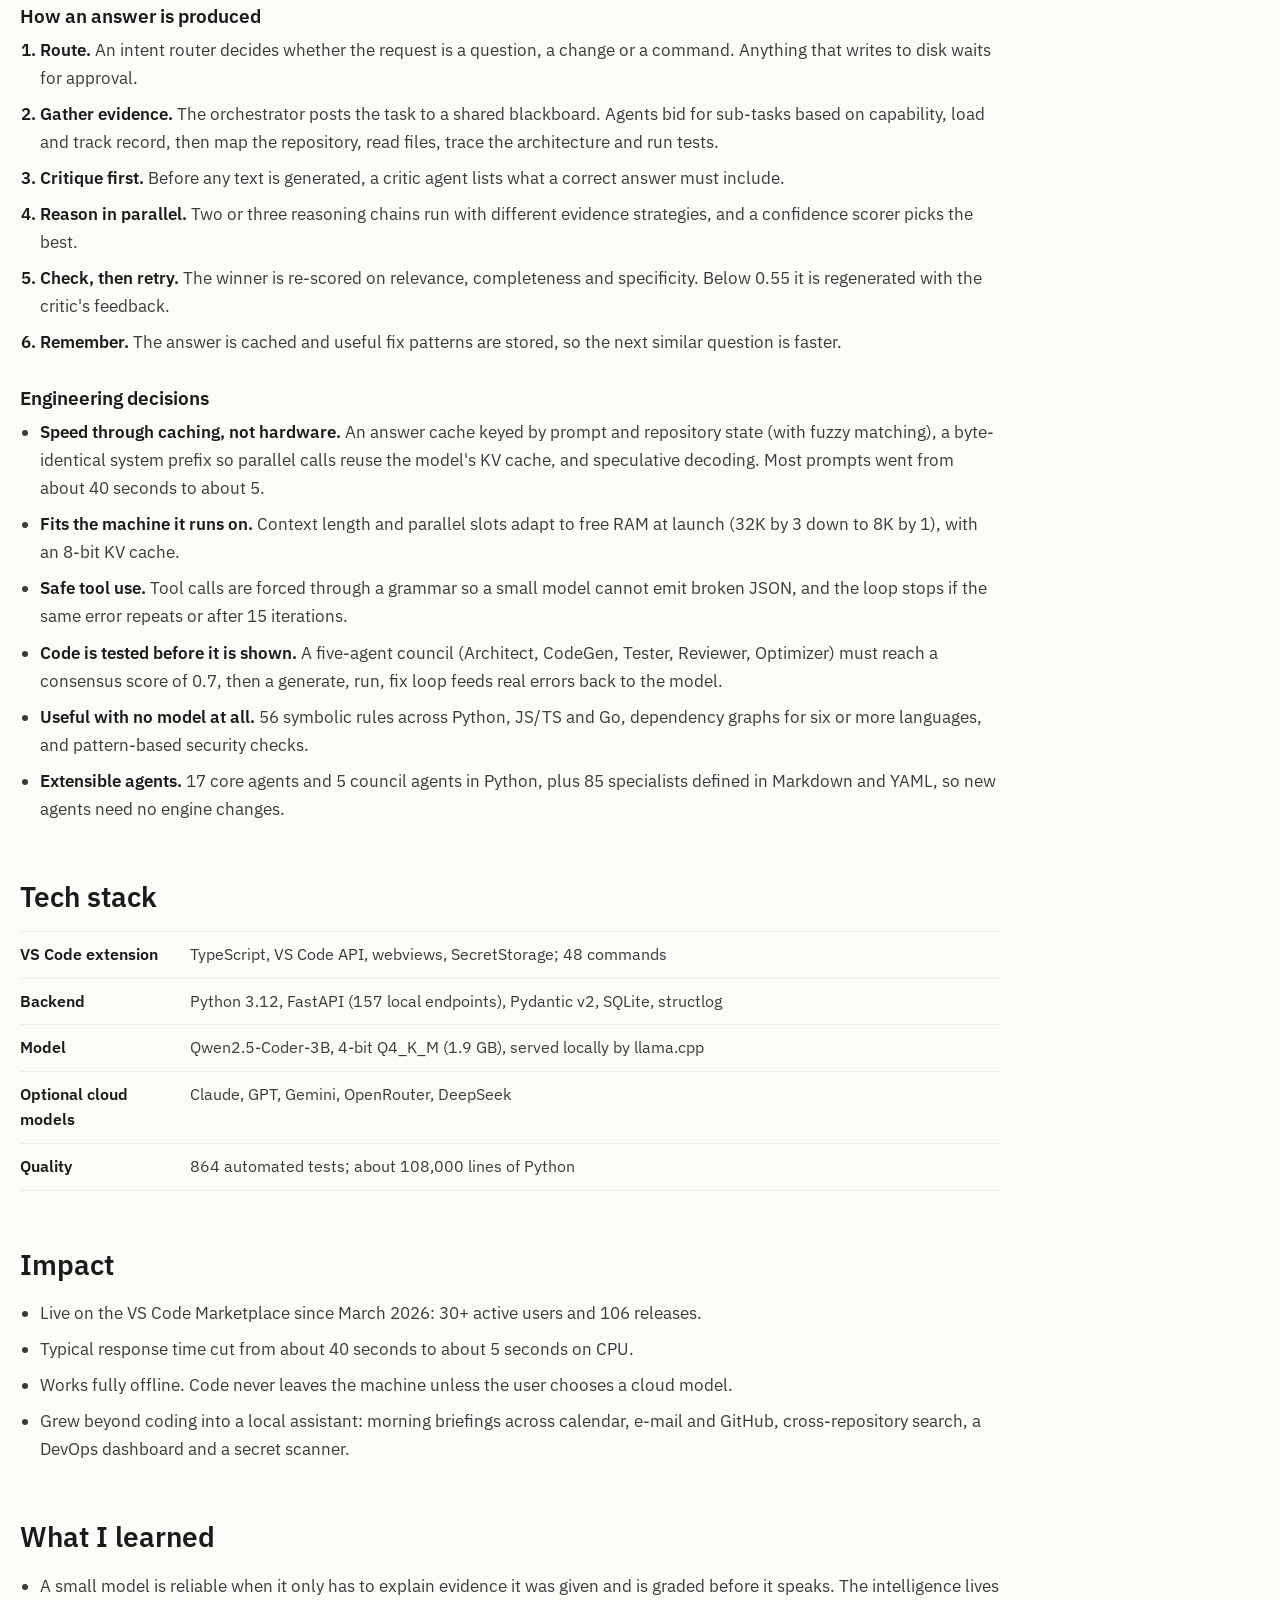
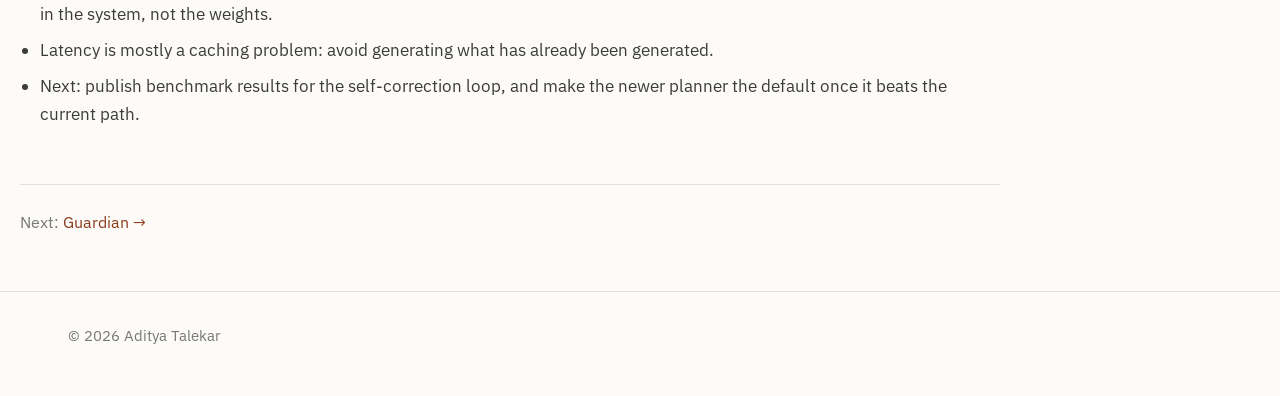
<file: work/wave-engine.html>
<!doctype html>
<html lang="en">
<head>
  <meta charset="utf-8">
  <meta name="viewport" content="width=device-width, initial-scale=1">
  <title>Wave Engine — Aditya Talekar</title>
  <meta name="description" content="A local-first AI coding assistant for VS Code that reads the repository before it answers, and checks its own work before showing it.">
  <meta name="author" content="Aditya Talekar">
  <link rel="canonical" href="https://adityatalekar.github.io/AdityaTalekarPortfolio/work/wave-engine.html">
  <meta property="og:type" content="website">
  <meta property="og:title" content="Wave Engine — Aditya Talekar">
  <meta property="og:description" content="A local-first AI coding assistant for VS Code that reads the repository before it answers, and checks its own work before showing it.">
  <meta property="og:url" content="https://adityatalekar.github.io/AdityaTalekarPortfolio/work/wave-engine.html">
  <meta property="og:image" content="https://adityatalekar.github.io/AdityaTalekarPortfolio/assets/img/og.png">
  <link rel="icon" href="../assets/favicon.svg" type="image/svg+xml">
  <link rel="preconnect" href="https://fonts.googleapis.com"><link rel="preconnect" href="https://fonts.gstatic.com" crossorigin><link rel="stylesheet" href="https://fonts.googleapis.com/css2?family=IBM+Plex+Sans:ital,wght@0,400;0,500;0,600;1,400&display=swap">
  <link rel="stylesheet" href="../assets/css/site.css?v=1791864038">
</head>
<body data-base="../">
<a class="skip" href="#main">Skip to content</a>
<header class="site-head"><div class="col"><a class="name" href="../index.html">← Aditya Talekar</a><nav aria-label="Site"><a href="../index.html">Home</a><a href="../index.html#experience">Experience</a><a href="../index.html#projects">Projects</a><a href="#" data-doc="resume">Résumé</a></nav></div></header>
<main id="main">
  <div class="col page-head">
    <div class="kind">Project</div>
    <h1>Wave Engine</h1>
    <p class="sub">A local-first AI coding assistant for VS Code that reads the repository before it answers, and checks its own work before showing it.</p>
    <dl class="facts"><div><dt>Role</dt><dd>Sole engineer and founder, Fundamental Labs</dd></div><div><dt>Timeline</dt><dd>March 2026 to May 2026; v0.0.9 to v4.6</dd></div><div><dt>Stack</dt><dd>Python, FastAPI, llama.cpp, TypeScript</dd></div><div><dt>Links</dt><dd><a href="https://marketplace.visualstudio.com/items?itemName=FundamentalLabs.mas-agent" target="_blank" rel="noopener">VS Code Marketplace</a> (source is private)</dd></div></dl>
    <div class="results"><div><b>107</b><span>specialist agents directed by one local model</span></div><div><b>30+</b><span>active users on the VS Code Marketplace</span></div><div><b>40 s to 5 s</b><span>typical response time on a laptop CPU</span></div><div><b>Offline</b><span>no API key, code never leaves the machine</span></div></div>
    <ul class="toc" aria-label="On this page"><li><a href="#screens">Screenshots</a></li><li><a href="#the-problem">The problem</a></li><li><a href="#what-i-built">What I built</a></li><li><a href="#tech-stack">Tech stack</a></li><li><a href="#impact">Impact</a></li><li><a href="#what-i-learned">What I learned</a></li></ul>
  </div>
  <article class="col body">
    <h2 id="screens">Screenshots</h2><div class="figure-grid"><figure class="figure"><img src="../assets/img/wave-architecture.webp" alt="Architecture and health view" width="1800" height="1304" loading="lazy" data-zoom><figcaption>Architecture and health view: a layered dependency graph of the open project.</figcaption></figure><figure class="figure"><img src="../assets/img/wave-diagnostics.webp" alt="Diagnostics view" width="1800" height="1248" loading="lazy" data-zoom><figcaption>Diagnostics: 56 symbolic rules run with no model at all.</figcaption></figure><figure class="figure"><img src="../assets/img/wave-chat.webp" alt="Chat panel" width="1100" height="1671" loading="lazy" data-zoom><figcaption>The chat panel. Each starter action is a multi-agent workflow.</figcaption></figure><figure class="figure"><img src="../assets/img/wave-setup.webp" alt="Setup screen" width="1800" height="1288" loading="lazy" data-zoom><figcaption>Offline mode: one 1.9 GB download, then no API key.</figcaption></figure></div><h2 id="the-problem">The problem</h2><p>AI coding assistants usually send your code to a large cloud model and hope it guesses correctly. When the model cannot see how a project fits together, it invents file paths and APIs, and the developer gets a confident answer with no evidence behind it.</p><ul><li><b>Context.</b> Generic assistants miss project structure, entry points, dependencies and prior decisions.</li><li><b>Trust.</b> Answers rarely point to real files and line numbers, and nothing checks them before they are shown.</li><li><b>Privacy and cost.</b> The code leaves the machine, and every token is billed.</li></ul><div class="note"><b>Constraints I set myself</b>It had to run on an ordinary 8 GB laptop, work offline, and cost nothing to use.</div><h2 id="what-i-built">What I built</h2><p>The idea is to let deterministic agents gather the evidence and let a small local model only explain what they found. Every answer is critiqued and scored before it is shown.</p><div class="diagram-wrap" role="img" aria-label="Wave Engine architecture diagram. Editor column: VS Code extension, FastAPI backend, intent router, answer cache, grounded answer, optional cloud models. Answer path: orchestrator with blackboard and capability bidding, specialist agents, answer critic, swarm consensus of two to three Qwen chains, confidence scorer with a retry loop. Build path: agent council of five, execution loop, validated changes. All share a local llama.cpp runtime running Qwen2.5-Coder-3B.">
            <svg viewBox="0 0 960 580" xmlns="http://www.w3.org/2000/svg">
              <defs>
                <marker id="wa" viewBox="0 0 10 10" refX="9" refY="5" markerWidth="6" markerHeight="6" orient="auto"><path d="M0 0 10 5 0 10z" class="d-arrow"/></marker>
                <marker id="waa" viewBox="0 0 10 10" refX="9" refY="5" markerWidth="6" markerHeight="6" orient="auto"><path d="M0 0 10 5 0 10z" class="d-arrow-accent"/></marker>
                <marker id="was" viewBox="0 0 10 10" refX="9" refY="5" markerWidth="6" markerHeight="6" orient="auto"><path d="M0 0 10 5 0 10z" class="d-arrow-signal"/></marker>
              </defs>
              <text x="30" y="24" class="d-label">editor</text>
              <text x="320" y="24" class="d-label">answer path</text>
              <text x="690" y="24" class="d-label">build path</text>

              <!-- editor column -->
              <rect x="30" y="40" width="220" height="56" rx="12" class="d-box"/><text x="46" y="64" class="d-title">VS Code extension</text><text x="46" y="83" class="d-text">webview · TypeScript</text>
              <rect x="30" y="130" width="220" height="56" rx="12" class="d-box"/><text x="46" y="154" class="d-title">FastAPI backend</text><text x="46" y="173" class="d-text">127.0.0.1 · 157 routes</text>
              <rect x="30" y="220" width="220" height="56" rx="12" class="d-box"/><text x="46" y="244" class="d-title">Intent router</text><text x="46" y="263" class="d-text">Qwen first, rules fallback</text>
              <rect x="30" y="310" width="220" height="56" rx="12" class="d-box-signal"/><text x="46" y="334" class="d-title">Answer cache</text><text x="46" y="353" class="d-text">SHA-256 + fuzzy · 24h TTL</text>
              <rect x="30" y="400" width="220" height="56" rx="12" class="d-box"/><text x="46" y="424" class="d-title">Grounded answer</text><text x="46" y="443" class="d-text">file:line evidence → editor</text>
              <rect x="30" y="500" width="220" height="56" rx="12" class="d-box-sunk"/><text x="46" y="524" class="d-title">Cloud models (optional)</text><text x="46" y="543" class="d-text">Claude · GPT · Gemini · …</text>
              <path d="M140 96v32M140 186v32" class="d-edge" marker-end="url(#wa)"/>

              <!-- answer path -->
              <rect x="320" y="40" width="290" height="56" rx="12" class="d-box"/><text x="336" y="64" class="d-title">Orchestrator</text><text x="336" y="83" class="d-text">blackboard · capability bidding</text>
              <rect x="320" y="130" width="290" height="56" rx="12" class="d-box"/><text x="336" y="154" class="d-title">Specialist agents + repo graph</text><text x="336" y="173" class="d-text">repo map · deep read · arch trace</text>
              <rect x="320" y="220" width="290" height="56" rx="12" class="d-box"/><text x="336" y="244" class="d-title">Answer critic</text><text x="336" y="263" class="d-text">must-include points, pre-generation</text>
              <rect x="320" y="310" width="290" height="56" rx="12" class="d-box"/><text x="336" y="334" class="d-title">Swarm consensus</text><text x="336" y="353" class="d-text">2–3 parallel Qwen reasoning chains</text>
              <rect x="320" y="400" width="290" height="56" rx="12" class="d-box-accent"/><text x="336" y="424" class="d-title">Confidence scorer</text><text x="336" y="443" class="d-text">scores, then retries if weak</text>
              <path d="M250 248H285V68H318" class="d-edge" marker-end="url(#wa)"/>
              <path d="M465 96v32M465 186v32M465 276v32M465 366v32" class="d-edge" marker-end="url(#wa)"/>
              <path d="M610 428C660 428 660 338 612 338" class="d-edge-accent d-flow" marker-end="url(#waa)"/>
              <text x="622" y="480" class="d-text">retry if &lt; 0.55</text>
              <path d="M320 428H252" class="d-edge" marker-end="url(#wa)"/>
              <path d="M250 338H318" class="d-edge-signal" marker-end="url(#was)"/>
              <text x="258" y="330" class="d-text">hit</text>

              <!-- build path -->
              <rect x="690" y="220" width="240" height="56" rx="12" class="d-box"/><text x="706" y="244" class="d-title">Agent council · 5</text><text x="706" y="263" class="d-text">architect → codegen → tester</text>
              <rect x="690" y="310" width="240" height="56" rx="12" class="d-box"/><text x="706" y="334" class="d-title">Execution loop</text><text x="706" y="353" class="d-text">generate → run → fix</text>
              <rect x="690" y="400" width="240" height="56" rx="12" class="d-box-signal"/><text x="706" y="424" class="d-title">Validated changes</text><text x="706" y="443" class="d-text">quality gates · your approval</text>
              <path d="M610 68H650V248H688" class="d-edge" marker-end="url(#wa)"/>
              <path d="M810 276v32M810 366v32" class="d-edge" marker-end="url(#wa)"/>

              <!-- runtime -->
              <rect x="320" y="500" width="610" height="56" rx="12" class="d-box"/>
              <text x="336" y="524" class="d-title">Local model runtime — llama.cpp</text>
              <text x="336" y="543" class="d-text">Qwen2.5-Coder-3B · Q4_K_M · 1.9 GB · q8_0 KV cache · shared prefix</text>
              <path d="M465 456v42M810 456v42" class="d-edge-signal"/>
              <path d="M250 528h68" class="d-edge-signal"/>
            </svg>
          </div>
<p class="diagram-cap">The answer path (centre) and build path (right) share one 4-bit model. Dashed teal lines are model calls; the orange loop is self-correction.</p><h3>How an answer is produced</h3><ol><li><b>Route.</b> An intent router decides whether the request is a question, a change or a command. Anything that writes to disk waits for approval.</li><li><b>Gather evidence.</b> The orchestrator posts the task to a shared blackboard. Agents bid for sub-tasks based on capability, load and track record, then map the repository, read files, trace the architecture and run tests.</li><li><b>Critique first.</b> Before any text is generated, a critic agent lists what a correct answer must include.</li><li><b>Reason in parallel.</b> Two or three reasoning chains run with different evidence strategies, and a confidence scorer picks the best.</li><li><b>Check, then retry.</b> The winner is re-scored on relevance, completeness and specificity. Below 0.55 it is regenerated with the critic's feedback.</li><li><b>Remember.</b> The answer is cached and useful fix patterns are stored, so the next similar question is faster.</li></ol><h3>Engineering decisions</h3><ul><li><b>Speed through caching, not hardware.</b> An answer cache keyed by prompt and repository state (with fuzzy matching), a byte-identical system prefix so parallel calls reuse the model's KV cache, and speculative decoding. Most prompts went from about 40 seconds to about 5.</li><li><b>Fits the machine it runs on.</b> Context length and parallel slots adapt to free RAM at launch (32K by 3 down to 8K by 1), with an 8-bit KV cache.</li><li><b>Safe tool use.</b> Tool calls are forced through a grammar so a small model cannot emit broken JSON, and the loop stops if the same error repeats or after 15 iterations.</li><li><b>Code is tested before it is shown.</b> A five-agent council (Architect, CodeGen, Tester, Reviewer, Optimizer) must reach a consensus score of 0.7, then a generate, run, fix loop feeds real errors back to the model.</li><li><b>Useful with no model at all.</b> 56 symbolic rules across Python, JS/TS and Go, dependency graphs for six or more languages, and pattern-based security checks.</li><li><b>Extensible agents.</b> 17 core agents and 5 council agents in Python, plus 85 specialists defined in Markdown and YAML, so new agents need no engine changes.</li></ul><h2 id="tech-stack">Tech stack</h2><table><tbody><tr><th>VS Code extension</th><td>TypeScript, VS Code API, webviews, SecretStorage; 48 commands</td></tr><tr><th>Backend</th><td>Python 3.12, FastAPI (157 local endpoints), Pydantic v2, SQLite, structlog</td></tr><tr><th>Model</th><td>Qwen2.5-Coder-3B, 4-bit Q4_K_M (1.9 GB), served locally by llama.cpp</td></tr><tr><th>Optional cloud models</th><td>Claude, GPT, Gemini, OpenRouter, DeepSeek</td></tr><tr><th>Quality</th><td>864 automated tests; about 108,000 lines of Python</td></tr></tbody></table><h2 id="impact">Impact</h2><ul><li>Live on the VS Code Marketplace since March 2026: 30+ active users and 106 releases.</li><li>Typical response time cut from about 40 seconds to about 5 seconds on CPU.</li><li>Works fully offline. Code never leaves the machine unless the user chooses a cloud model.</li><li>Grew beyond coding into a local assistant: morning briefings across calendar, e-mail and GitHub, cross-repository search, a DevOps dashboard and a secret scanner.</li></ul><h2 id="what-i-learned">What I learned</h2><ul><li>A small model is reliable when it only has to explain evidence it was given and is graded before it speaks. The intelligence lives in the system, not the weights.</li><li>Latency is mostly a caching problem: avoid generating what has already been generated.</li><li>Next: publish benchmark results for the self-correction loop, and make the newer planner the default once it beats the current path.</li></ul>
    <a class="next" href="guardian.html"><span>Next:</span> Guardian →</a>
  </article>
</main>
<footer class="site-foot"><div class="col">© 2026 Aditya Talekar</div></footer>
<script src="../assets/js/site.js?v=1791864038" defer></script>
</body>
</html>
</file>
<file: assets/css/site.css>
/* ==========================================================================
   Aditya Talekar — portfolio (v6)
   One typeface (IBM Plex Serif), one column, plain text. Nothing decorative.
   ========================================================================== */

:root {
  --font: "IBM Plex Sans", "Segoe UI", Helvetica, Arial, sans-serif;
  --ink: #1a1a1a;
  --ink-2: #3b3b3b;
  --muted: #777777;
  --rule: #e4e1da;
  --rule-light: #efede7;
  --bg: #fcfbf8;
  --soft: #f4f2ec;
  --link: #8a3b1c;
  --width: 1240px;
  --text: 980px;
}

*, *::before, *::after { box-sizing: border-box; }
html { -webkit-text-size-adjust: 100%; scroll-behavior: smooth; scroll-padding-top: 72px; }
body { margin: 0; background: var(--bg); color: var(--ink-2); font-family: var(--font); font-size: 17px; line-height: 1.65; -webkit-font-smoothing: antialiased; }
img, svg, video { display: block; max-width: 100%; }
img { height: auto; }
a { color: var(--link); text-decoration: none; }
a:hover { text-decoration: underline; text-underline-offset: 3px; }
p { margin: 0 0 1.1em; }
h1, h2, h3, h4 { margin: 0; color: var(--ink); font-weight: 600; line-height: 1.3; }
strong, b { color: var(--ink); font-weight: 600; }
code { font-family: var(--font); font-weight: 500; }
button { font: inherit; color: inherit; background: none; border: 0; padding: 0; cursor: pointer; }
:focus-visible { outline: 2px solid var(--link); outline-offset: 3px; }
.skip { position: absolute; left: 12px; top: -48px; z-index: 100; background: var(--ink); color: #fff; padding: 8px 14px; }
.skip:focus { top: 12px; }
.muted { color: var(--muted); }
.small { font-size: 15px; }

/* ---------- Column ---------- */
.col { max-width: var(--width); margin: 0 auto; padding: 0 clamp(20px, 4vw, 48px); }

/* ---------- Site header ---------- */
.site-head { position: sticky; top: 0; z-index: 40; background: rgba(252, 251, 248, .9); backdrop-filter: blur(12px); -webkit-backdrop-filter: blur(12px); border-bottom: 1px solid var(--rule); }
.site-head .col { display: flex; justify-content: space-between; align-items: center; gap: 12px 24px; height: 64px; }
.site-head .name { font-size: 15.5px; color: var(--muted); white-space: nowrap; letter-spacing: .02em; }
.site-head .name:hover { color: var(--ink); text-decoration: none; }
.site-head nav { display: flex; gap: 0 28px; font-size: 16px; overflow-x: auto; scrollbar-width: none; }
.site-head nav::-webkit-scrollbar { display: none; }
.site-head nav a { color: var(--muted); padding: 20px 0; border-bottom: 2px solid transparent; white-space: nowrap; transition: color .15s, border-color .15s; }
.site-head nav a:hover, .site-head nav a.active { color: var(--ink); text-decoration: none; border-bottom-color: var(--link); }

/* ---------- Intro ---------- */
.intro { background: var(--soft); border-bottom: 1px solid var(--rule); }
.intro-grid { display: grid; grid-template-columns: minmax(0, 1fr) 320px; gap: 72px; align-items: center; padding-top: clamp(48px, 7vw, 96px); padding-bottom: clamp(48px, 7vw, 96px); }
.eyebrow { margin: 0 0 14px; font-size: 14px; letter-spacing: .14em; text-transform: uppercase; color: var(--link); font-weight: 600; }
.intro h1 { font-size: clamp(44px, 6vw, 72px); font-weight: 600; letter-spacing: -0.03em; line-height: 1.05; margin: 0 0 24px; }
.intro .lede { font-size: clamp(18px, 1.6vw, 20px); line-height: 1.65; margin: 0 0 32px; max-width: 46em; }
.intro .meta { margin: 0; display: grid; grid-template-columns: 1fr 1fr; gap: 10px 40px; font-size: 16px; }
.intro .meta div { display: grid; grid-template-columns: 96px minmax(0, 1fr); gap: 12px; align-items: baseline; }
.intro .meta dt { color: var(--muted); font-size: 14px; letter-spacing: .06em; text-transform: uppercase; }
.intro .meta dd { margin: 0; }
.intro .meta dd a + a::before { content: "·"; color: var(--muted); margin: 0 8px; }
.intro .meta button { font-size: 13px; color: var(--muted); border: 1px solid var(--rule); padding: 1px 7px; margin-left: 6px; }
.intro .meta button:hover { color: var(--ink); border-color: var(--muted); }
.intro-photo { margin: 0; }
.portrait { width: 320px; height: 400px; object-fit: cover; object-position: 50% 20%; border-radius: 8px; box-shadow: 0 24px 48px -24px rgba(0, 0, 0, .35); }
@media (max-width: 960px) {
  .intro-grid { grid-template-columns: 1fr; gap: 32px; }
  .intro-photo { order: -1; }
  .portrait { width: 160px; height: 200px; }
  .intro .meta { grid-template-columns: 1fr; }
}
@media (max-width: 480px) { .intro .meta div { grid-template-columns: 1fr; gap: 0; } }

/* ---------- Sections ---------- */
.section { padding: clamp(56px, 7vw, 88px) 0; border-bottom: 1px solid var(--rule); }
.section:last-of-type { border-bottom: 0; }
.section .col { display: grid; grid-template-columns: 220px minmax(0, 1fr); gap: 0 56px; }
.section .col > * { grid-column: 2; }
.section .col > h2 { grid-column: 1; grid-row: 1 / span 40; position: sticky; top: 88px; align-self: start; font-size: 15px; font-weight: 600; letter-spacing: .14em; text-transform: uppercase; color: var(--link); margin: 6px 0 0; }
.section .col > h2.sub { position: static; grid-column: 2; grid-row: auto; color: var(--muted); margin: 44px 0 6px; }
@media (max-width: 860px) { .section .col { display: block; } .section .col > h2 { position: static; margin-bottom: 20px; } }

.item { display: grid; grid-template-columns: 160px minmax(0, 1fr); gap: 32px; padding: 28px 0; border-top: 1px solid var(--rule-light); }
.item:first-of-type { border-top: 0; padding-top: 0; }
.item:last-of-type { padding-bottom: 0; }
.item .when { font-size: 15px; color: var(--muted); line-height: 1.7; padding-top: 5px; }
.item h3 { font-size: 23px; font-weight: 600; letter-spacing: -0.01em; }
.item h3 a { color: var(--ink); }
.item h3 a:hover { color: var(--link); text-decoration: none; }
.item .org { color: var(--muted); font-size: 16px; margin-top: 2px; }
.item p { margin: 12px 0 0; max-width: 46em; }
.item ul { margin: 12px 0 0; padding-left: 1.1em; max-width: 46em; }
.item li { margin: 8px 0; }
.item .more { display: inline-block; margin-top: 12px; font-size: 15.5px; font-weight: 600; }
.item .thumb { width: 100%; max-width: 160px; aspect-ratio: 16 / 10; object-fit: cover; object-position: top left; border: 1px solid var(--rule); margin-top: 10px; border-radius: 4px; }
@media (max-width: 640px) { .item { grid-template-columns: 1fr; gap: 8px; } .item .thumb { max-width: 220px; } }

.plain-list { margin: 0; padding: 0; list-style: none; }
.plain-list li { padding: 12px 0; border-top: 1px solid var(--rule-light); display: grid; grid-template-columns: minmax(0, 1fr) auto; gap: 16px; align-items: baseline; }
.plain-list li:first-child { border-top: 0; padding-top: 0; }
.plain-list li span { color: var(--muted); font-size: 15.5px; display: block; }
.plain-list li a.gh { font-size: 15px; white-space: nowrap; }

.skills { margin: 0; }
.skills div { display: grid; grid-template-columns: 160px minmax(0, 1fr); gap: 32px; padding: 12px 0; border-top: 1px solid var(--rule-light); }
.skills div:first-child { border-top: 0; padding-top: 0; }
.skills dt { color: var(--ink); font-weight: 600; font-size: 16px; padding-top: 1px; }
.skills dd { margin: 0; max-width: 46em; }
@media (max-width: 640px) { .skills div { grid-template-columns: 1fr; gap: 2px; } }

.site-foot { padding: 32px 0 48px; color: var(--muted); font-size: 14.5px; border-top: 1px solid var(--rule); }

/* ---------- Detail pages ---------- */
.page-head { padding: 56px 0 40px; border-bottom: 1px solid var(--rule); }
.page-head .kind { font-size: 14px; letter-spacing: .14em; text-transform: uppercase; color: var(--link); font-weight: 600; }
.page-head h1 { font-size: clamp(34px, 4.5vw, 48px); font-weight: 600; letter-spacing: -0.015em; line-height: 1.15; margin-top: 8px; }
.page-head .sub { font-size: 20px; line-height: 1.6; margin: 16px 0 0; max-width: var(--text); }
.facts { margin: 26px 0 0; padding: 0; font-size: 15.5px; line-height: 1.8; }
.facts div { display: grid; grid-template-columns: 110px minmax(0, 1fr); gap: 16px; }
.facts dt { color: var(--muted); }
.facts dd { margin: 0; }
@media (max-width: 640px) { .facts div { grid-template-columns: 1fr; gap: 0; margin-bottom: 6px; } }

.results { display: grid; grid-template-columns: repeat(4, 1fr); gap: 0; margin: 32px 0 0; border-top: 1px solid var(--rule); border-bottom: 1px solid var(--rule); max-width: var(--text); }
.results div { padding: 14px 16px 14px 0; }
.results div + div { padding-left: 16px; border-left: 1px solid var(--rule-light); }
.results b { display: block; font-size: 26px; font-weight: 600; line-height: 1.2; }
.results span { display: block; font-size: 14px; color: var(--muted); line-height: 1.45; margin-top: 3px; }
@media (max-width: 640px) { .results { grid-template-columns: 1fr 1fr; } .results div:nth-child(3) { padding-left: 0; border-left: 0; } .results div:nth-child(n+3) { border-top: 1px solid var(--rule-light); } }

.toc { margin: 22px 0 0; padding: 0; list-style: none; display: flex; flex-wrap: wrap; gap: 4px 22px; font-size: 15.5px; }
.toc a { color: var(--muted); }
.toc a:hover { color: var(--link); }

.body { padding: 8px 0 56px; }
.body > *:not(.diagram-wrap):not(.figure-grid):not(.figure):not(.chart):not(.scroll-x) { max-width: var(--text); }
.body h2 { font-size: 28px; font-weight: 600; margin: 56px 0 16px; }
.body h3 { font-size: 18.5px; font-weight: 600; margin: 30px 0 8px; }
.body h4 { font-size: 17px; font-weight: 600; margin: 22px 0 4px; }
.body h5 { font-size: 15px; font-weight: 600; color: var(--muted); margin: 18px 0 8px; }
.body ul, .body ol { padding-left: 1.2em; margin: 0 0 1.1em; }
.body li { margin: 8px 0; }
.body ol li::marker { font-weight: 600; color: var(--ink); }
.body table { width: 100%; border-collapse: collapse; font-size: 15.5px; margin: 8px 0 20px; }
.body th { text-align: left; vertical-align: top; font-weight: 600; color: var(--ink); padding: 10px 16px 10px 0; border-top: 1px solid var(--rule-light); width: 170px; }
.body td { padding: 10px 0; border-top: 1px solid var(--rule-light); vertical-align: top; }
.body tr:last-child th, .body tr:last-child td { border-bottom: 1px solid var(--rule-light); }
.body table.data th { width: auto; border-top: 0; border-bottom: 1px solid var(--rule); color: var(--muted); font-weight: 600; font-size: 14px; }
.body table.data td { padding-right: 16px; }
.scroll-x { overflow-x: auto; }
.note { padding: 16px 20px; background: var(--soft); border-left: 3px solid var(--link); margin: 22px 0; font-size: 16.5px; }
.note b:first-child { display: block; margin-bottom: 2px; }
.star { margin: 0 0 18px; }
.star h4 { margin: 0 0 6px; }
.star dl { margin: 0; display: grid; grid-template-columns: 90px minmax(0, 1fr); gap: 4px 14px; font-size: 16px; }
.star dt { color: var(--muted); }
.star dd { margin: 0; }
@media (max-width: 640px) { .star dl { grid-template-columns: 1fr; } .star dt { margin-top: 6px; } }
.meta { font-size: 15.5px; color: var(--muted); margin: 0 0 12px; }
.units { padding-left: 0 !important; list-style: none; }
.unit { margin: 0 0 12px; }
.unit .u { font-size: 14px; color: var(--muted); }
.unit b { display: block; }
.unit p { margin: 2px 0 0; font-size: 15.5px; color: var(--ink-2); }
.panel-note { font-size: 14.5px; color: var(--muted); }
.course { margin: 0 0 36px; }
.next { display: block; margin-top: 56px; padding-top: 24px; border-top: 1px solid var(--rule); font-size: 16px; }
.next span { color: var(--muted); }

/* ---------- Figures ---------- */
.figure { margin: 24px 0; max-width: var(--text); }
.figure img, .figure video { width: 100%; border: 1px solid var(--rule); }
.figure video { background: #000; }
.figure figcaption { font-size: 14.5px; color: var(--muted); margin-top: 8px; }
.figure-grid { display: grid; grid-template-columns: 1fr 1fr; gap: 16px 20px; margin: 24px 0; max-width: var(--text); }
.figure-grid .figure { margin: 0; }
.figure img[data-zoom] { cursor: zoom-in; }
@media (max-width: 640px) { .figure-grid { grid-template-columns: 1fr; } }

/* ---------- Diagrams (reused SVG) ---------- */
.diagram-wrap { margin: 22px 0 6px; border: 1px solid var(--rule); background: #fff; padding: 20px; overflow-x: auto; max-width: var(--text); }
.diagram-wrap svg { min-width: 640px; width: 100%; height: auto; }
.diagram-cap { font-size: 14.5px; color: var(--muted); margin: 0 0 22px; }
svg .d-box { fill: #fff; stroke: #999; }
svg .d-box-accent { fill: #f7efe9; stroke: #8a3b1c; }
svg .d-box-signal { fill: #f3f3f3; stroke: #555; }
svg .d-box-sunk { fill: #f6f6f6; stroke: #bbb; stroke-dasharray: 4 4; }
svg .d-title { fill: #111; font: 600 13px var(--font); }
svg .d-text { fill: #6b6b6b; font: 400 11.5px var(--font); }
svg .d-label { fill: #999; font: 600 10.5px var(--font); letter-spacing: .08em; text-transform: uppercase; }
svg .d-edge { stroke: #aaa; stroke-width: 1.3; fill: none; }
svg .d-edge-accent { stroke: #8a3b1c; stroke-width: 1.5; fill: none; }
svg .d-edge-signal { stroke: #555; stroke-width: 1.3; fill: none; stroke-dasharray: 5 5; }
svg .d-arrow { fill: #aaa; }
svg .d-arrow-accent { fill: #8a3b1c; }
svg .d-arrow-signal { fill: #555; }

/* ---------- Chart (reused renderer) ---------- */
.chart { margin: 22px 0; border: 1px solid var(--rule); padding: 18px 18px 12px; position: relative; }
.chart-head { display: flex; flex-wrap: wrap; justify-content: space-between; gap: 6px 20px; margin-bottom: 10px; }
.chart-title { font-weight: 600; color: var(--ink); font-size: 16px; }
.chart-sub { font-size: 14.5px; color: var(--muted); }
.chart-legend { display: flex; gap: 16px; font-size: 14px; }
.chart-legend span { display: inline-flex; align-items: center; gap: 7px; }
.chart-legend i { width: 10px; height: 10px; }
.chart svg { width: 100%; height: auto; overflow: visible; }
.chart .axis text { fill: var(--muted); font: 12.5px var(--font); }
.chart .grid line { stroke: var(--rule-light); }
.chart .baseline { stroke: var(--rule); }
.chart .bar { transition: opacity .15s; }
.chart svg:hover .bar { opacity: .5; }
.chart svg .bar.on { opacity: 1; }
.chart .hit { fill: transparent; }
.chart-tip { position: absolute; pointer-events: none; background: var(--ink); color: #fff; font-size: 13.5px; padding: 6px 10px; white-space: nowrap; transform: translate(-50%, calc(-100% - 10px)); opacity: 0; }
.chart-tip.show { opacity: 1; }
.chart-tip b { color: #fff; }
.chart details { margin-top: 8px; font-size: 14.5px; color: var(--muted); }
.chart table { margin-top: 8px; font-size: 14.5px; }
.chart th, .chart td { text-align: right; padding: 6px 10px; border-top: 1px solid var(--rule-light); width: auto; }
.chart th:first-child, .chart td:first-child { text-align: left; }
:root { --chart-1: #8a3b1c; --chart-2: #2f6db5; }

/* ---------- Document dialog, lightbox, toast ---------- */
.doc-dialog { width: min(920px, calc(100vw - 24px)); height: min(92vh, 1200px); max-width: none; max-height: none; padding: 0; border: 1px solid var(--rule); background: #fff; overflow: hidden; }
.doc-dialog::backdrop { background: rgba(0, 0, 0, .55); }
.doc-dialog[open] { display: flex; flex-direction: column; }
.dd-head { display: flex; align-items: center; justify-content: space-between; gap: 12px; padding: 12px 16px; border-bottom: 1px solid var(--rule); font-size: 15px; }
.dd-head b { display: block; }
.dd-head small { color: var(--muted); }
.dd-actions { display: flex; gap: 16px; align-items: center; }
.dd-body { flex: 1; overflow: auto; background: #eee; padding: 16px; display: grid; gap: 14px; justify-items: center; align-content: start; }
.dd-body img { width: 100%; max-width: 820px; background: #fff; box-shadow: 0 1px 6px rgba(0, 0, 0, .2); }
.lightbox { position: fixed; inset: 0; z-index: 90; background: rgba(0, 0, 0, .9); display: none; align-items: center; justify-content: center; padding: 24px; cursor: zoom-out; }
.lightbox.open { display: flex; }
.lightbox img { max-width: 100%; max-height: 100%; }
.toast { position: fixed; left: 50%; bottom: 24px; transform: translateX(-50%); opacity: 0; pointer-events: none; background: var(--ink); color: #fff; padding: 8px 14px; font-size: 14.5px; transition: opacity .2s; z-index: 95; }
.toast.show { opacity: 1; }

@media (prefers-reduced-motion: reduce) { html { scroll-behavior: auto; } }
@media print { .site-head nav, .toc, .next { display: none; } a { color: inherit; } }

/* ---------- Events ---------- */
.events { display: grid; grid-template-columns: repeat(4, 1fr); gap: 16px; }
.events figure { margin: 0; }
.events img { width: 100%; aspect-ratio: 4 / 5; object-fit: cover; border-radius: 6px; cursor: zoom-in; }
.events figcaption { font-size: 14px; color: var(--muted); margin-top: 8px; }
@media (max-width: 860px) { .events { grid-template-columns: repeat(2, 1fr); } }
</file>
